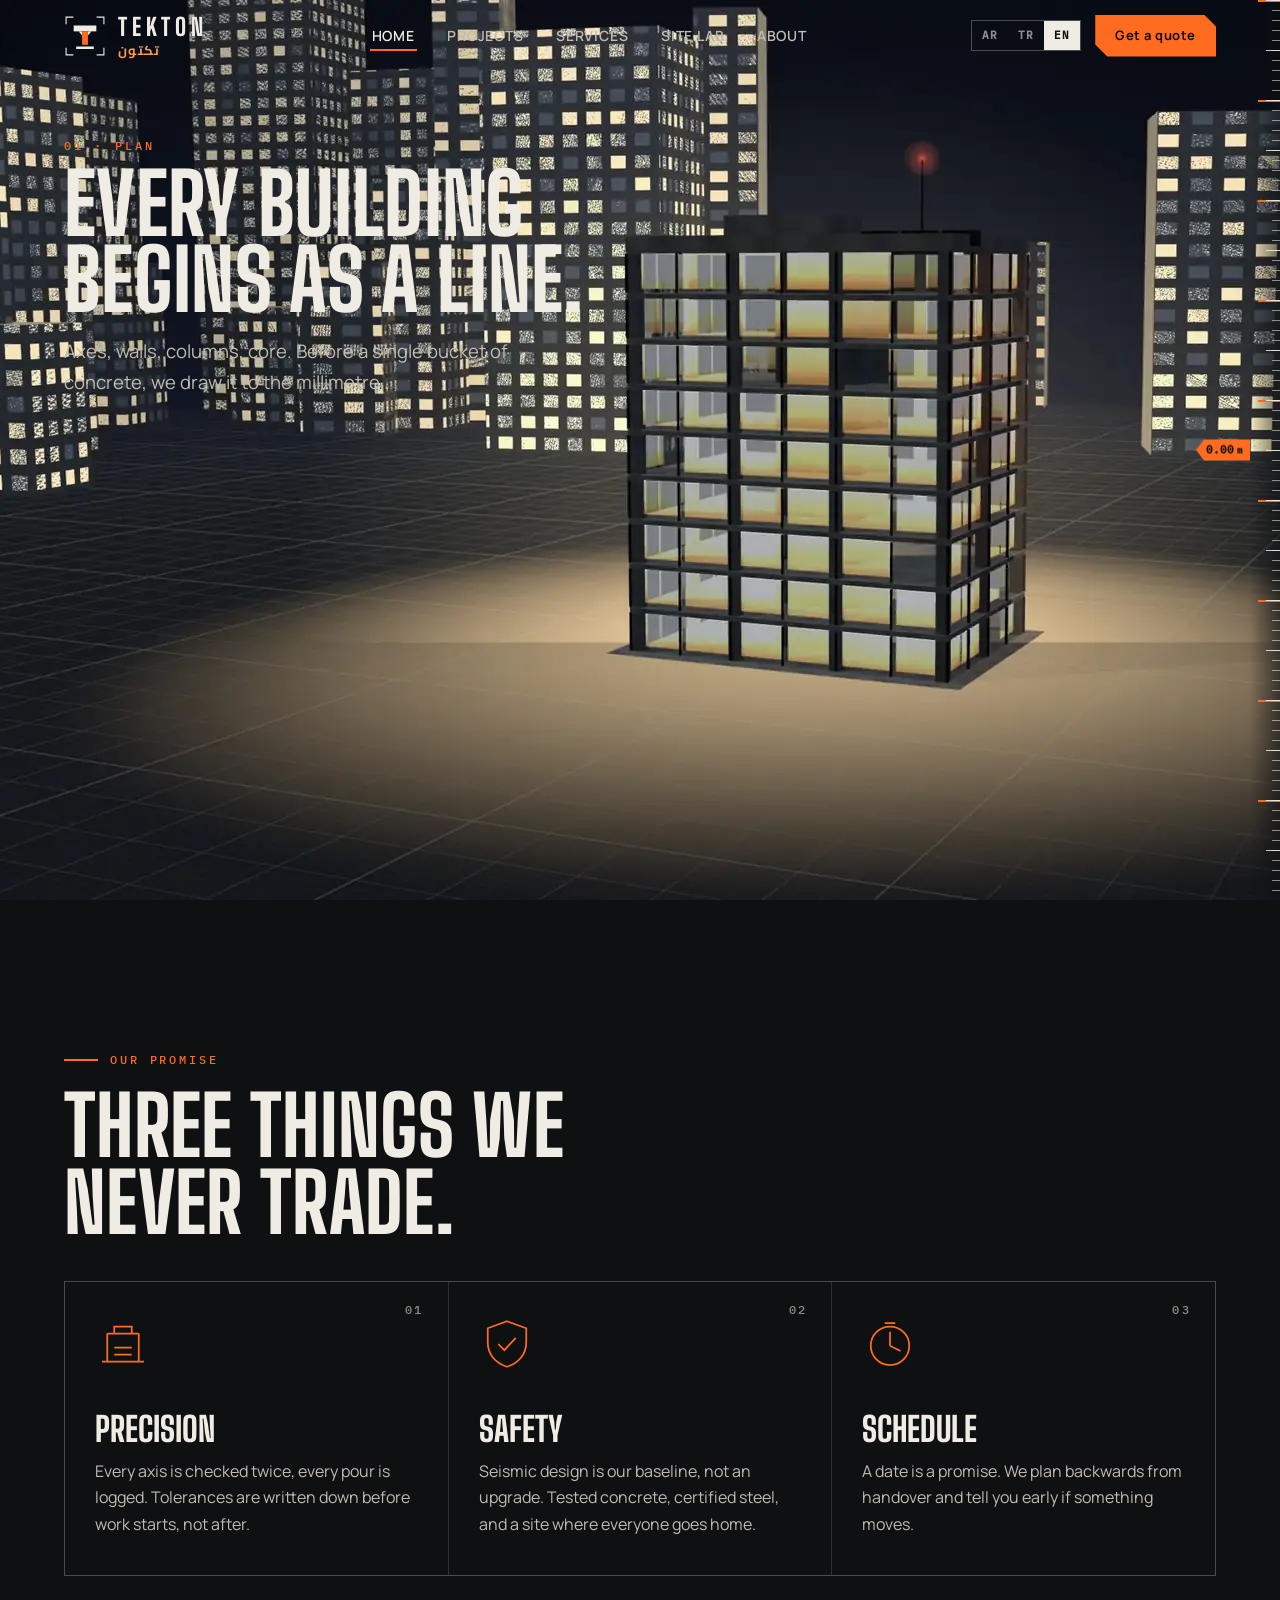
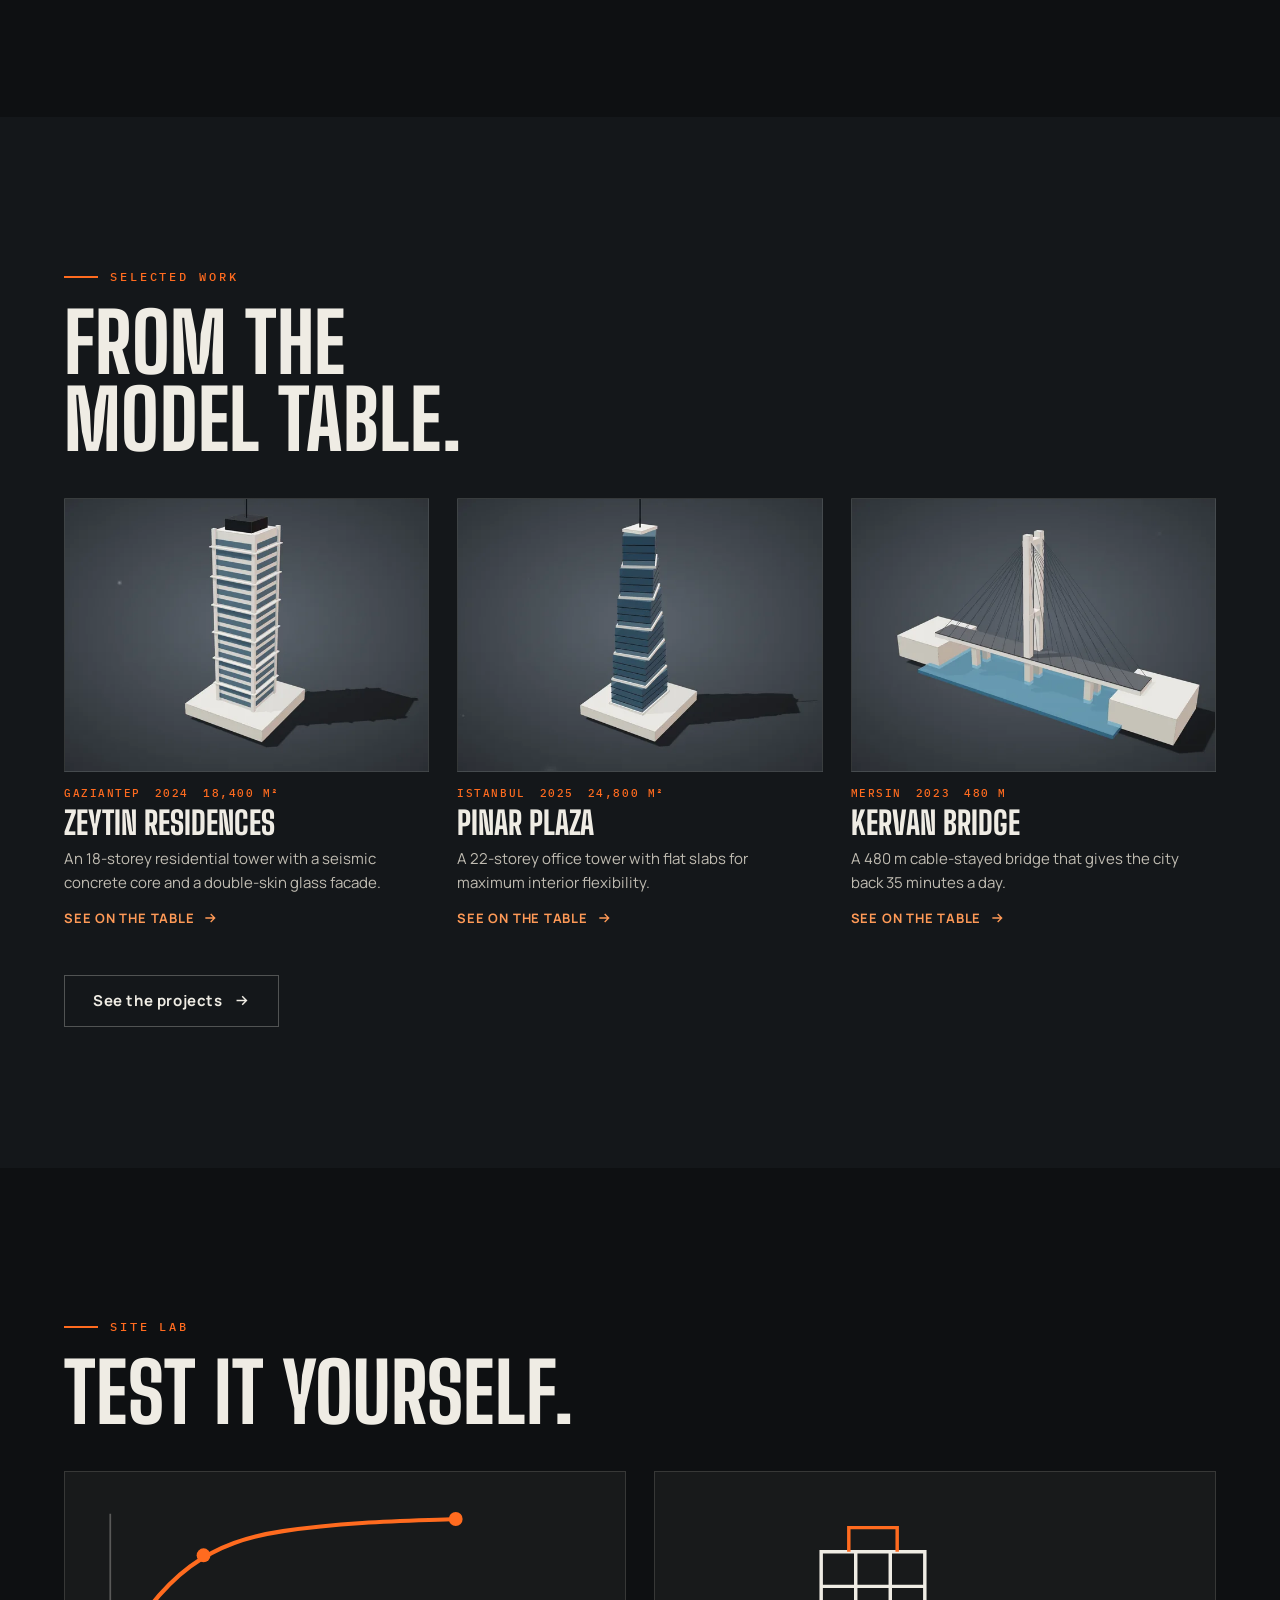
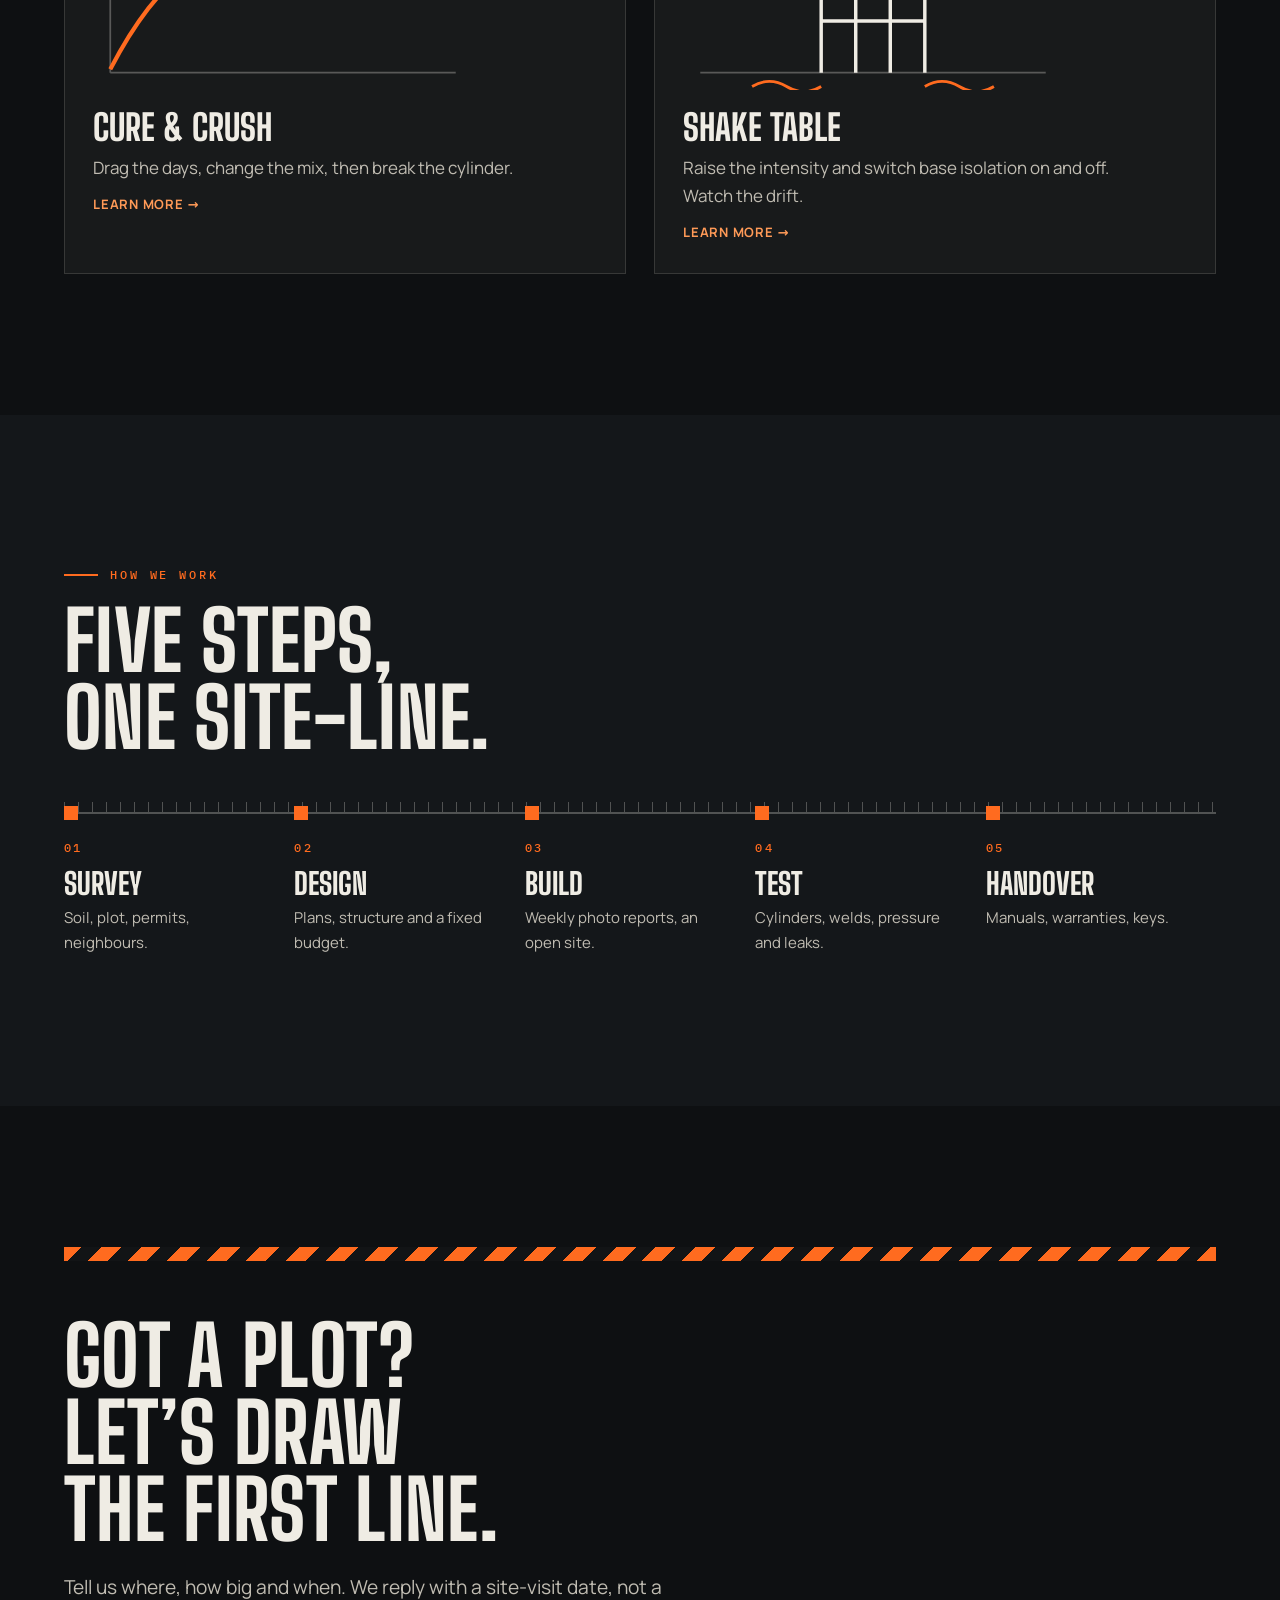
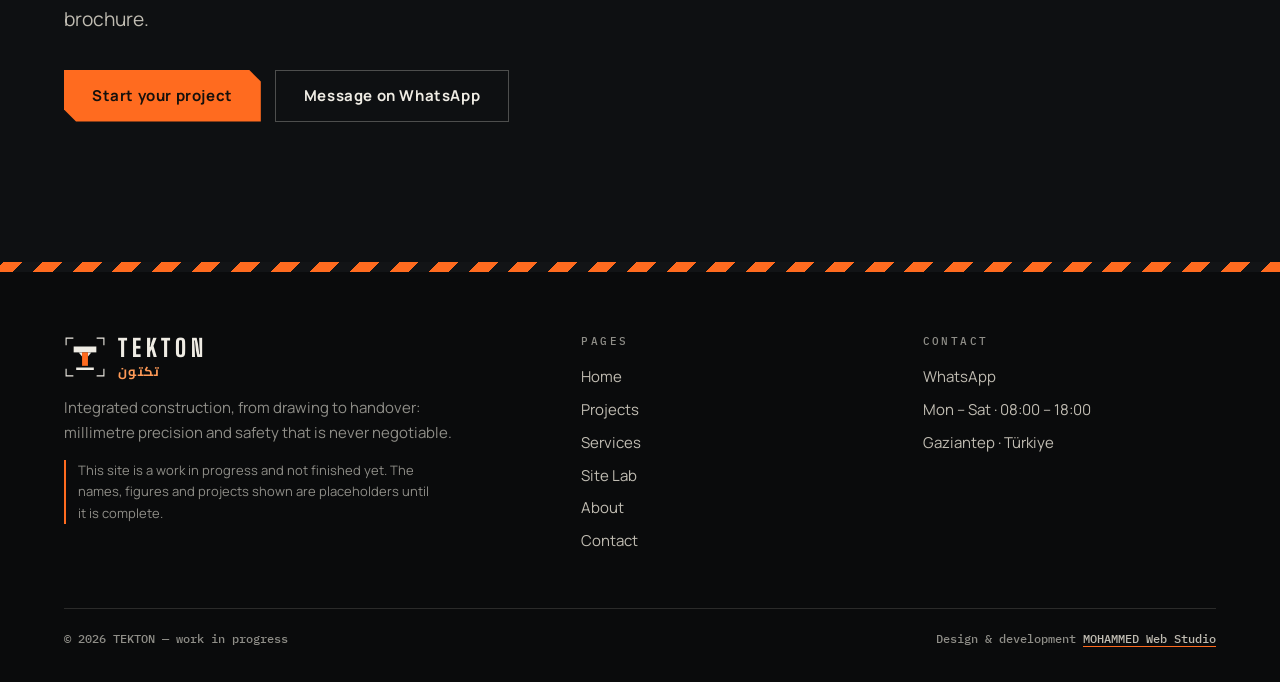
<file: index.html>
<!doctype html>
<html lang="ar" dir="ltr">
<head>
<meta charset="utf-8">
<meta name="viewport" content="width=device-width, initial-scale=1, viewport-fit=cover">
<title>TEKTON · تكتون | Built to last</title>
<meta name="description" content="TEKTON · تكتون · Tekton Yapı — a construction company website in progress: scroll from a drawn plan to a lit building. Arabic / Türkçe / English.">
<meta name="theme-color" content="#0e1012">
<meta name="robots" content="noindex, nofollow">
<meta property="og:type" content="website"><meta property="og:title" content="TEKTON · تكتون — Built to last"><meta property="og:description" content="Scroll from a drawn plan to a lit building. Work in progress.">
<meta property="og:image" content="assets/og.jpg">
<link rel="icon" href="assets/favicon.svg" type="image/svg+xml">
<link rel="stylesheet" href="css/fonts.css">
<link rel="stylesheet" href="css/style.css">
<noscript><style>.pour{display:none!important}.reveal{opacity:1!important;transform:none!important}</style></noscript>
<script type="importmap">{"imports":{"three":"./js/vendor/three.module.min.js"}}</script>
</head>
<body data-page="home" data-needs-gl>
<div class="pour" id="pour" aria-hidden="true"></div>
<div id="hdr"></div>

<main>
<section class="journey one" id="journey" aria-label="Scroll story">
  <div class="stage">
    <picture class="hv-poster" id="hvPoster"><source media="(max-width: 860px)" srcset="assets/hero/poster-m.webp"><img src="assets/hero/poster.webp" width="1280" height="720" alt="" fetchpriority="high"></picture>
    <video class="hv" id="hv" muted playsinline preload="none" disablepictureinpicture aria-hidden="true" tabindex="-1"></video>
    <div class="shade"></div>
    <button class="skipj" id="skipj" type="button"><span data-i18n="j.skip"></span> <svg viewBox="0 0 24 24" fill="none" stroke="currentColor" stroke-width="2"><path d="M12 5v14M6 13l6 6 6-6"/></svg></button>

    <div class="ch on" data-ch="0"><div class="k" data-i18n="j.c1.k"></div><h1 data-i18n="j.c1.t"></h1><p data-i18n="j.c1.p"></p></div>
    <div class="ch" data-ch="1"><div class="k" data-i18n="j.c2.k"></div><h2 data-i18n="j.c2.t"></h2><p data-i18n="j.c2.p"></p></div>
    <div class="ch" data-ch="2"><div class="k" data-i18n="j.c3.k"></div><h2 data-i18n="j.c3.t"></h2><p data-i18n="j.c3.p"></p></div>
    <div class="ch" data-ch="3"><div class="k" data-i18n="j.c4.k"></div><h2 data-i18n="j.c4.t"></h2><p data-i18n="j.c4.p"></p></div>
    <div class="ch" data-ch="4"><div class="k" data-i18n="j.c5.k"></div><h2 data-i18n="j.c5.t"></h2><p data-i18n="j.c5.p"></p></div>

    <div class="dots" id="dots" role="tablist"></div>
    <div class="scrollhint" id="shint"><i></i><span data-i18n="j.scroll"></span></div>
  </div>
</section>

<!-- promises -->
<section class="sec promise" id="promise">
  <div class="wrap">
    <div class="eyebrow reveal" data-i18n="p.k"></div>
    <h2 class="h2 reveal d1" data-i18n="p.t"></h2>
    <div class="pgrid">
      <article class="pcard reveal d1"><span class="no">01</span><svg class="pic" viewBox="0 0 64 64" fill="none" stroke="currentColor" stroke-width="2"><path d="M8 52h48M14 52V20M50 52V20M14 20h36M22 20v-8h20v8M22 36h20M22 44h20"/></svg><h3 data-i18n="p.1.t"></h3><p data-i18n="p.1.p"></p></article>
      <article class="pcard reveal d2"><span class="no">02</span><svg class="pic" viewBox="0 0 64 64" fill="none" stroke="currentColor" stroke-width="2"><path d="M32 6l22 8v16c0 14-9 24-22 28C19 54 10 44 10 30V14z"/><path d="M22 32l7 7 13-14"/></svg><h3 data-i18n="p.2.t"></h3><p data-i18n="p.2.p"></p></article>
      <article class="pcard reveal d3"><span class="no">03</span><svg class="pic" viewBox="0 0 64 64" fill="none" stroke="currentColor" stroke-width="2"><circle cx="32" cy="34" r="22"/><path d="M32 34V18M32 34l12 6M26 8h12"/></svg><h3 data-i18n="p.3.t"></h3><p data-i18n="p.3.p"></p></article>
    </div>
  </div>
</section>

<!-- featured projects -->
<section class="sec featured" id="featured">
  <div class="wrap">
    <div class="eyebrow reveal" data-i18n="pr.k"></div>
    <h2 class="h2 reveal d1" data-i18n="pr.t"></h2>
    <div class="fgrid3" id="featGrid"></div>
    <div class="reveal"><a class="btn line" href="projects.html"><span data-i18n="btn.projects"></span> <svg viewBox="0 0 24 24" fill="none" stroke="currentColor" stroke-width="2"><path d="M5 12h14M13 6l6 6-6 6"/></svg></a></div>
  </div>
</section>

<!-- lab teaser -->
<section class="sec labt" id="labt">
  <div class="wrap">
    <div class="eyebrow reveal" data-i18n="l.k"></div>
    <h2 class="h2 reveal d1" data-i18n="l.t"></h2>
    <div class="lgrid">
      <a class="lcard reveal d1" href="lab.html#cure">
        <svg class="lic" viewBox="0 0 220 110" fill="none"><path d="M10 100H210M10 100V8" stroke="rgba(239,236,228,.3)"/><path class="draw" d="M10 98C40 40 70 24 110 18S190 12 210 11" stroke="#ff6b1f" stroke-width="2.4"/><circle cx="64" cy="32" r="4" fill="#ff6b1f"/><circle cx="210" cy="11" r="4" fill="#ff6b1f"/></svg>
        <h3 data-i18n="l.1.t"></h3><p data-i18n="l.1.p"></p><span class="go"><span data-i18n="btn.more"></span> &rarr;</span>
      </a>
      <a class="lcard reveal d2" href="lab.html#shake">
        <svg class="lic shk" viewBox="0 0 220 110" fill="none"><path d="M10 100H210" stroke="rgba(239,236,228,.3)"/><g class="bld" stroke="#efece4" stroke-width="2"><path d="M80 100V30h60v70M80 50h60M80 70h60M100 30V100M120 30V100"/><path d="M96 30V16h28v14" stroke="#ff6b1f"/></g><path d="M40 108q10-6 20 0t20 0M140 108q10-6 20 0t20 0" stroke="#ff6b1f" stroke-width="1.6"/></svg>
        <h3 data-i18n="l.2.t"></h3><p data-i18n="l.2.p"></p><span class="go"><span data-i18n="btn.more"></span> &rarr;</span>
      </a>
    </div>
  </div>
</section>

<!-- process -->
<section class="sec process" id="process">
  <div class="wrap">
    <div class="eyebrow reveal" data-i18n="pc.k"></div>
    <h2 class="h2 reveal d1" data-i18n="pc.t"></h2>
    <ol class="steps">
      <li class="reveal d1"><b>01</b><h3 data-i18n="pc.1.t"></h3><p data-i18n="pc.1.p"></p></li>
      <li class="reveal d2"><b>02</b><h3 data-i18n="pc.2.t"></h3><p data-i18n="pc.2.p"></p></li>
      <li class="reveal d3"><b>03</b><h3 data-i18n="pc.3.t"></h3><p data-i18n="pc.3.p"></p></li>
      <li class="reveal d4"><b>04</b><h3 data-i18n="pc.4.t"></h3><p data-i18n="pc.4.p"></p></li>
      <li class="reveal d5"><b>05</b><h3 data-i18n="pc.5.t"></h3><p data-i18n="pc.5.p"></p></li>
    </ol>
  </div>
</section>

<!-- call to action -->
<section class="sec cta" id="cta">
  <div class="wrap">
    <div class="hazard" aria-hidden="true"></div>
    <h2 class="h2 reveal" data-i18n="cta.t"></h2>
    <p class="lead reveal d1" data-i18n="cta.p"></p>
    <div class="reveal d2 ctas"><a class="btn solid" href="contact.html" data-i18n="btn.quote"></a><a class="btn line" id="ctaWa" href="#" target="_blank" rel="noopener" data-i18n="btn.wa"></a></div>
  </div>
</section>

<!-- ============ المشهد الثلاثي الأبعاد الحي (محفوظ ولا يُحذف): الكانفاس وشاشات HUD وزر المفتاح وأزرار الأشعة ============
     الهيرو الآن فيديو مُصوَّر منه (assets/hero/*.mp4). هذا القالب غير معروض؛ أعد محتواه إلى داخل <div class="stage"> مع تفعيل startJourney3D في js/home.js
     لإعادة المشهد الحي. لتعديل الفيديو: شغّل الموقع القديم من النسخة الاحتياطية (_backup_before_video_hero) أو أعد التفعيل ثم صوّر بأداة _hero_video_tools. -->
<template id="scene3d-archive">
    <canvas id="gl" aria-hidden="true"></canvas>
    <!-- 1 · plan readout -->
    <div class="hud hud-plan" id="hudPlan" aria-hidden="true">
      <div class="row"><span data-i18n="h.plan"></span><span>1 : 200</span></div>
      <pre class="pen" id="penv">X   0.00   Z   0.00</pre>
      <div class="row small"><span data-i18n="h.pen"></span><span id="penpct">0%</span></div>
      <div class="bar thin"><i id="penbar"></i></div>
    </div>

    <!-- 2 · level counter -->
    <div class="hud hud-rise" id="hudRise" aria-hidden="true">
      <div class="row"><span data-i18n="h.level"></span><span data-i18n="h.height"></span></div>
      <div class="big"><b id="lvlv">00</b><small>/ 09</small><span class="hv"><b id="hgtv">0.0</b> m</span></div>
      <div class="floors" id="floors"></div>
    </div>

    <!-- 3 · cure strip -->
    <div class="hud hud-cure" id="hudCure" aria-hidden="true">
      <div class="row"><span data-i18n="h.day"></span><span data-i18n="h.strength"></span></div>
      <div class="big"><b id="dayv">00</b><small>/ 28</small><span class="hv"><b id="mpav">0.0</b> MPa</span></div>
      <div class="bar cure"><i id="curebar"></i><u class="m7"><s data-i18n="h.t7"></s></u><u class="m28"><s data-i18n="h.t28"></s></u></div>
      <div class="tests"><span id="t7" class="tst"></span><span id="t28" class="tst"></span></div>
    </div>

    <!-- 4 · x-ray legend (clickable) -->
    <div class="hud hud-xray" id="hudXray">
      <div class="row"><span data-i18n="h.layers"></span><span data-i18n="h.toggle"></span></div>
      <div class="chips" id="chips">
        <button type="button" data-sys="struct" class="on" aria-pressed="true"><i style="--c:#ff6b1f"></i><span data-i18n="h.s.struct"></span></button>
        <button type="button" data-sys="water" class="on" aria-pressed="true"><i style="--c:#2f9cff"></i><span data-i18n="h.s.water"></span></button>
        <button type="button" data-sys="fire" class="on" aria-pressed="true"><i style="--c:#ff3b30"></i><span data-i18n="h.s.fire"></span></button>
        <button type="button" data-sys="power" class="on" aria-pressed="true"><i style="--c:#ffd23f"></i><span data-i18n="h.s.power"></span></button>
        <button type="button" data-sys="hvac" class="on" aria-pressed="true"><i style="--c:#b4bdc5"></i><span data-i18n="h.s.hvac"></span></button>
      </div>
    </div>

    <!-- 5 · the key -->
    <div class="keyp" id="keyp">
      <button class="keybtn" id="keyBtn" type="button" aria-label="Turn the key">
        <svg viewBox="0 0 64 64" fill="none" stroke="currentColor" stroke-width="2.4" stroke-linecap="round" stroke-linejoin="round"><circle cx="20" cy="32" r="11"/><circle cx="20" cy="32" r="4"/><path d="M31 32h27M50 32v9M42 32v6"/></svg>
      </button>
      <div class="kt"><b data-i18n="j.key.t"></b><span data-i18n="j.key.p"></span></div>
      <div class="kdone"><span data-i18n="j.key.done"></span><a class="btn solid" href="contact.html" data-i18n="btn.quote"></a><a class="btn line" href="projects.html" data-i18n="btn.projects"></a></div>
    </div>

</template>
</main>

<div id="ftr"></div>
<script type="module" src="js/home.js"></script>
</body>
</html>
</file>
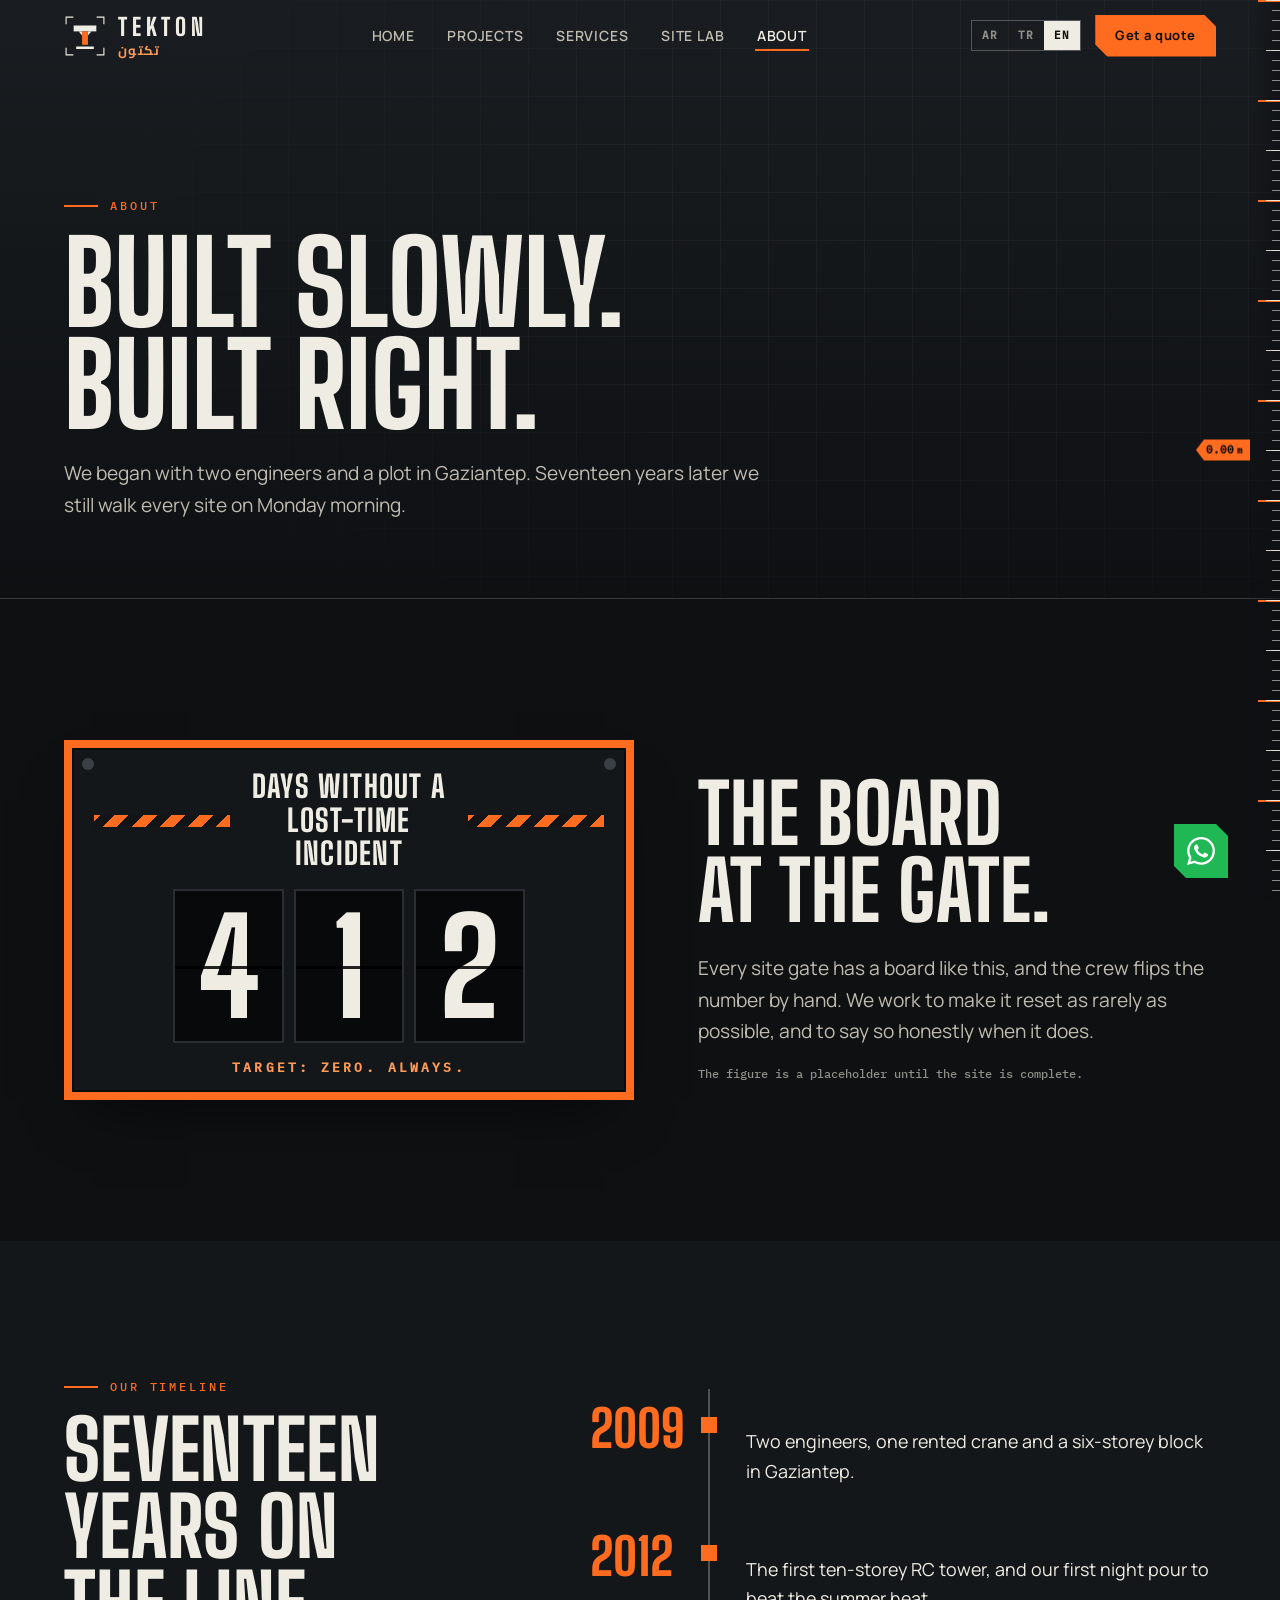
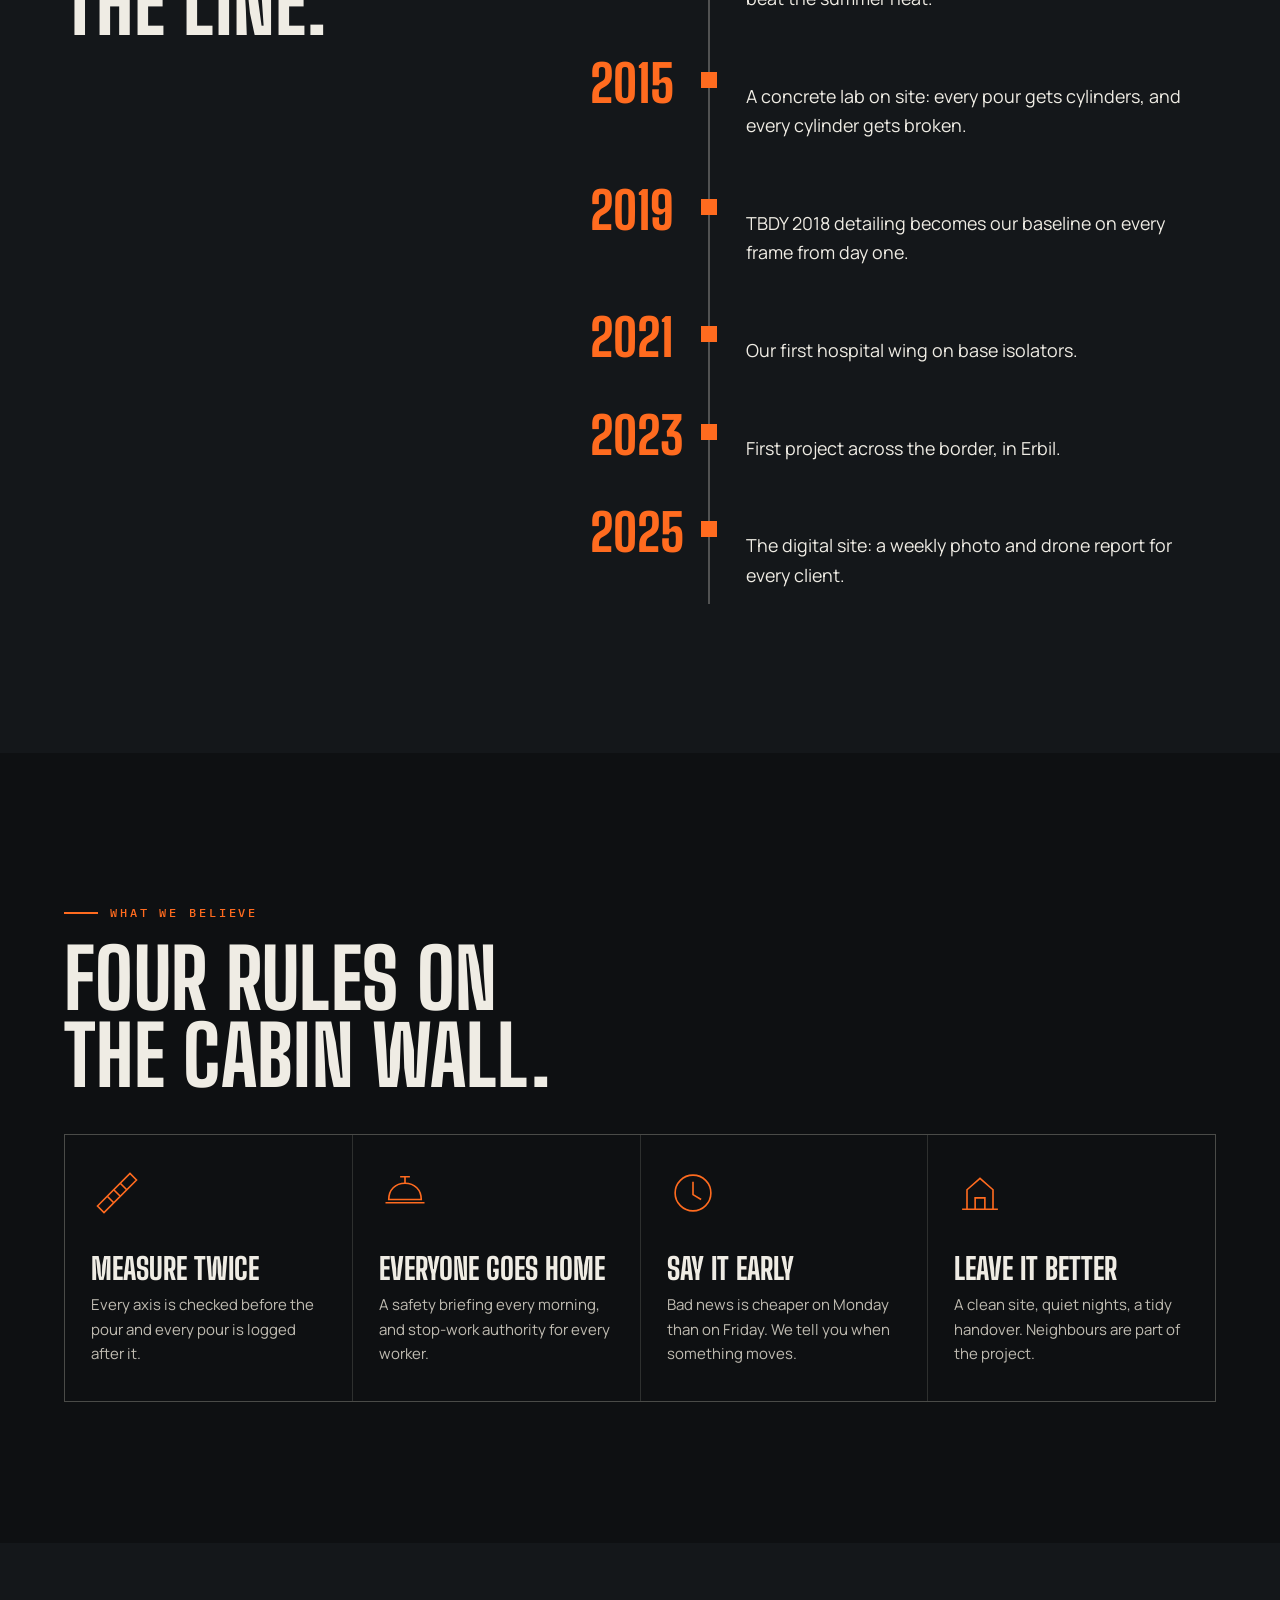
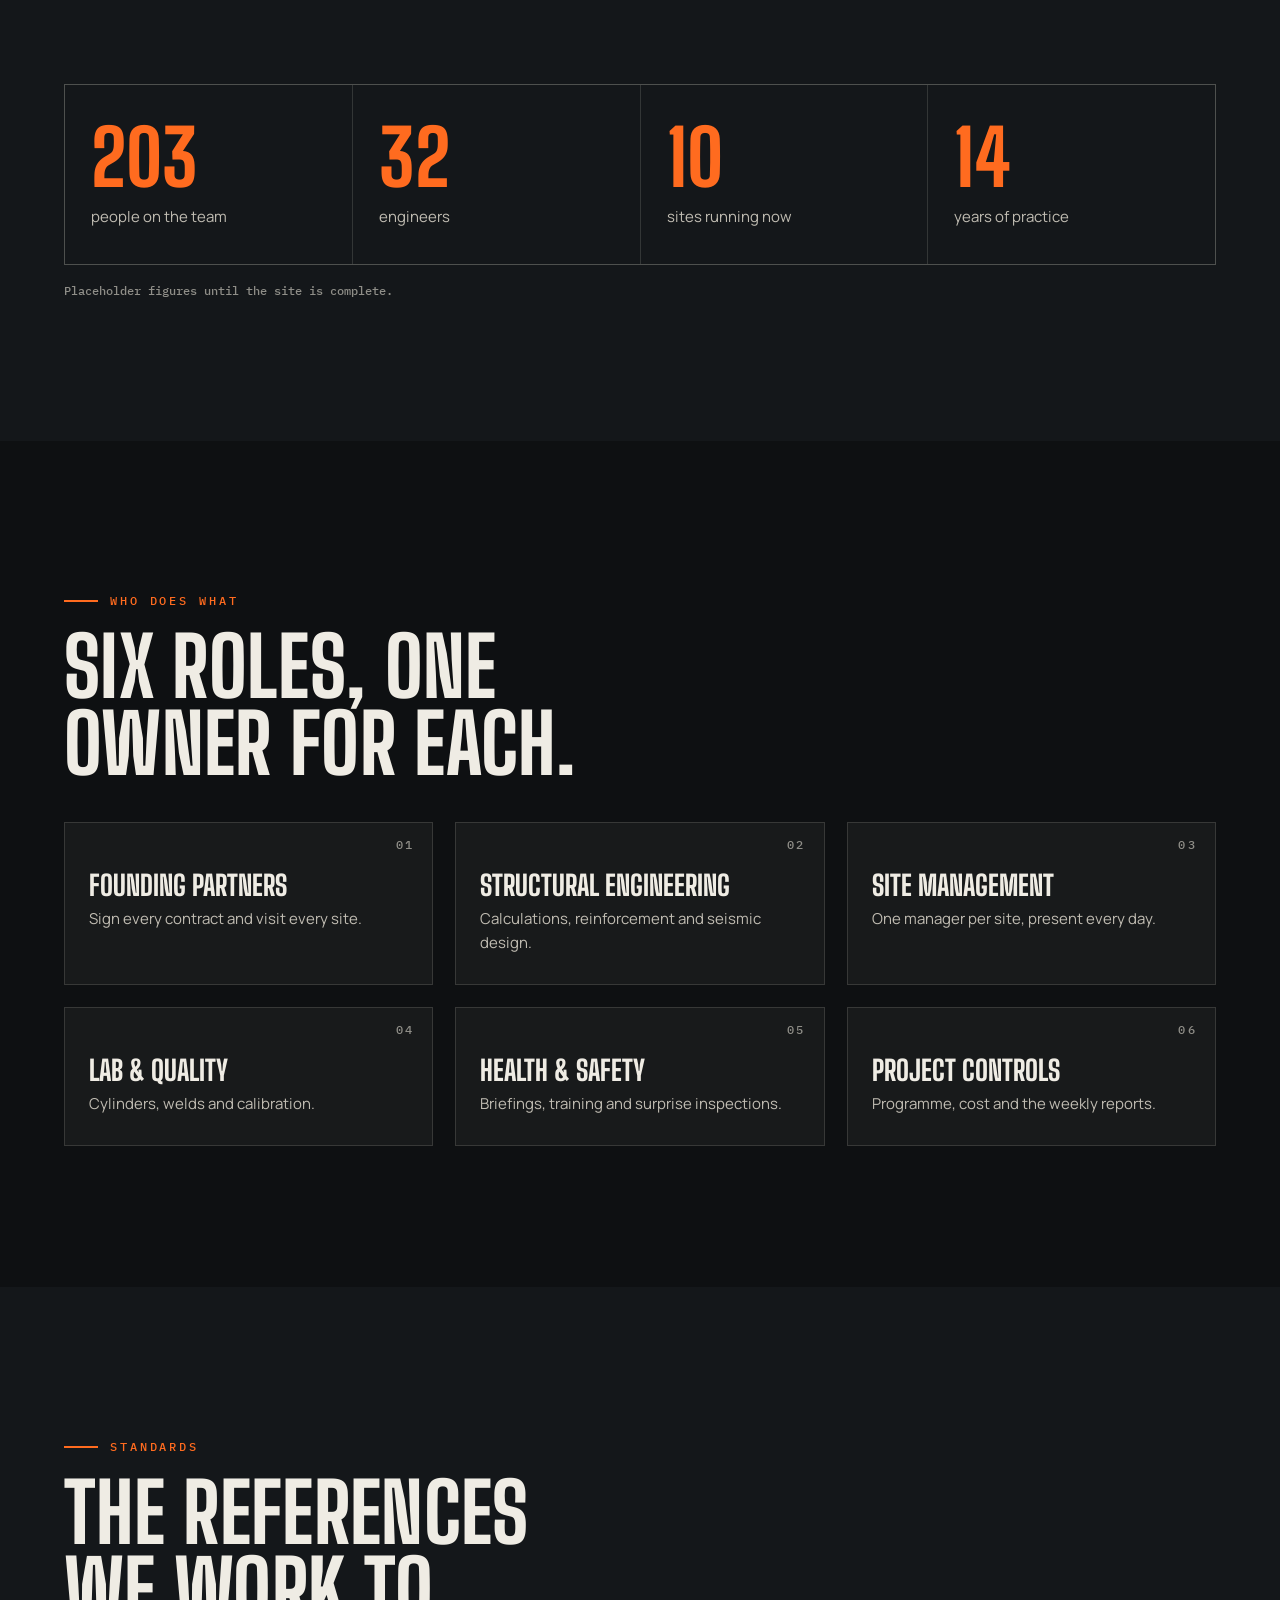
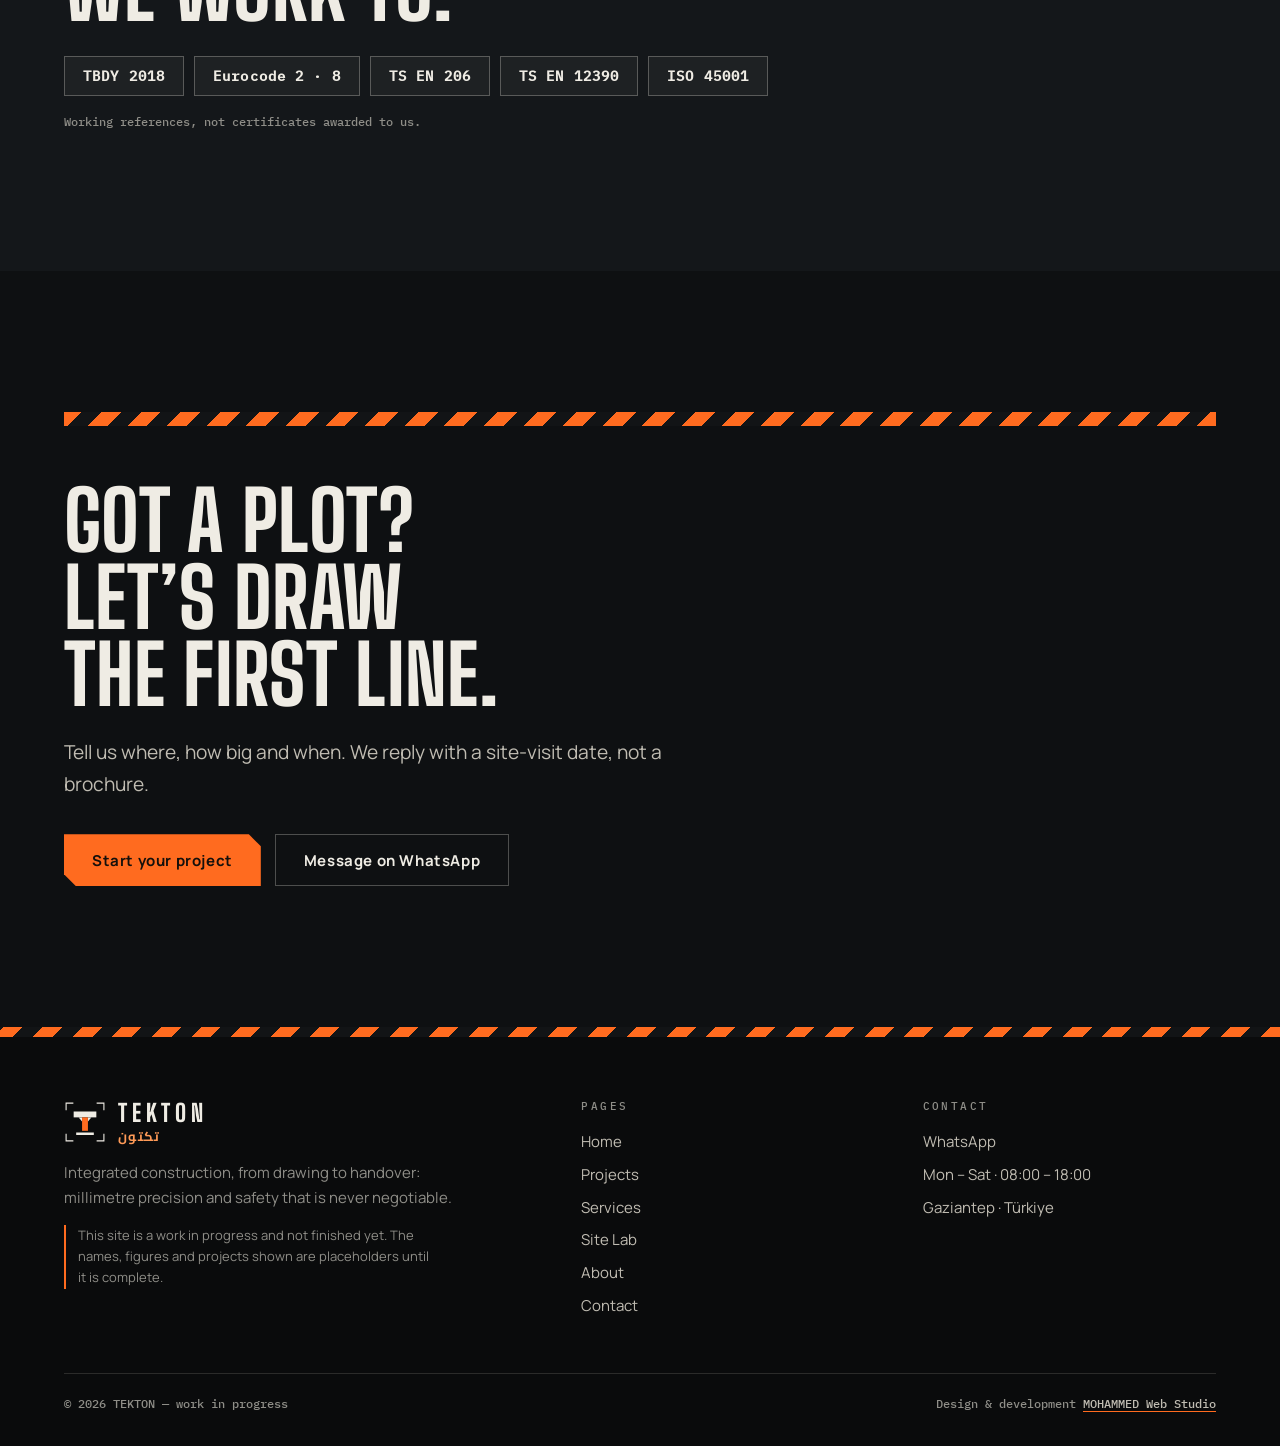
<file: about.html>
<!doctype html>
<html lang="ar" dir="ltr">
<head>
<meta charset="utf-8">
<meta name="viewport" content="width=device-width, initial-scale=1, viewport-fit=cover">
<title>About | TEKTON · تكتون</title>
<meta name="description" content="TEKTON · تكتون — about the company: values, timeline, team roles and the standards we work to. Work in progress.">
<meta name="theme-color" content="#0e1012">
<meta name="robots" content="noindex, nofollow">
<meta property="og:type" content="website"><meta property="og:title" content="About | TEKTON · تكتون"><meta property="og:image" content="assets/og.jpg">
<link rel="icon" href="assets/favicon.svg" type="image/svg+xml">
<link rel="stylesheet" href="css/fonts.css">
<link rel="stylesheet" href="css/style.css">
<link rel="stylesheet" href="css/pages.css">
<link rel="stylesheet" href="css/about.css">
<noscript><style>.pour{display:none!important}.reveal{opacity:1!important;transform:none!important}</style></noscript>
</head>
<body data-page="about">
<div class="pour" id="pour" aria-hidden="true"></div>
<div id="hdr"></div>

<main>
<section class="phead">
  <div class="wrap">
    <div class="eyebrow reveal" data-i18n="ab.k"></div>
    <h1 class="reveal d1" data-i18n="ab.t"></h1>
    <p class="lead reveal d2" data-i18n="ab.p"></p>
  </div>
</section>

<section class="sec signsec">
  <div class="wrap signgrid">
    <div class="sign reveal" id="sign">
      <div class="shead"><i></i><b data-i18n="ab.sign.t"></b><i></i></div>
      <div class="odo num" id="odo" aria-label="412"></div>
      <div class="sfoot"><span data-i18n="ab.sign.s"></span></div>
    </div>
    <div class="signtext">
      <h2 class="h2 reveal" data-i18n="ab.sign.h"></h2>
      <p class="lead reveal d1" data-i18n="ab.sign.p"></p>
      <p class="fine reveal d2" data-i18n="ab.sign.n"></p>
    </div>
  </div>
</section>

<section class="sec timeline" id="timeline">
  <div class="wrap">
    <div class="eyebrow reveal" data-i18n="tl.k"></div>
    <h2 class="h2 reveal d1" data-i18n="tl.t"></h2>
    <ol class="tl" id="tl">
      <li class="reveal"><b class="num">2009</b><p data-i18n="tl.1"></p></li>
      <li class="reveal"><b class="num">2012</b><p data-i18n="tl.2"></p></li>
      <li class="reveal"><b class="num">2015</b><p data-i18n="tl.3"></p></li>
      <li class="reveal"><b class="num">2019</b><p data-i18n="tl.4"></p></li>
      <li class="reveal"><b class="num">2021</b><p data-i18n="tl.5"></p></li>
      <li class="reveal"><b class="num">2023</b><p data-i18n="tl.6"></p></li>
      <li class="reveal"><b class="num">2025</b><p data-i18n="tl.7"></p></li>
    </ol>
  </div>
</section>

<section class="sec values">
  <div class="wrap">
    <div class="eyebrow reveal" data-i18n="va.k"></div>
    <h2 class="h2 reveal d1" data-i18n="va.t"></h2>
    <div class="vgrid">
      <article class="reveal d1"><svg viewBox="0 0 64 64" fill="none" stroke="currentColor" stroke-width="2"><path d="M8 48L48 8l8 8L16 56z"/><path d="M20 36l8 8M28 28l8 8M36 20l8 8"/></svg><h3 data-i18n="va.1.t"></h3><p data-i18n="va.1.p"></p></article>
      <article class="reveal d2"><svg viewBox="0 0 64 64" fill="none" stroke="currentColor" stroke-width="2"><path d="M12 40c0-12 8-20 20-20s20 8 20 20z"/><path d="M8 44h48M32 20v-8M26 12h12"/></svg><h3 data-i18n="va.2.t"></h3><p data-i18n="va.2.p"></p></article>
      <article class="reveal d3"><svg viewBox="0 0 64 64" fill="none" stroke="currentColor" stroke-width="2"><circle cx="32" cy="32" r="22"/><path d="M32 18v16l10 6"/></svg><h3 data-i18n="va.3.t"></h3><p data-i18n="va.3.p"></p></article>
      <article class="reveal d4"><svg viewBox="0 0 64 64" fill="none" stroke="currentColor" stroke-width="2"><path d="M10 52h44M16 52V28l16-14 16 14v24"/><path d="M26 52V38h12v14"/></svg><h3 data-i18n="va.4.t"></h3><p data-i18n="va.4.p"></p></article>
    </div>
  </div>
</section>

<section class="sec numbers">
  <div class="wrap">
    <div class="sgrid">
      <div class="reveal d1"><b class="num" data-count="240">0</b><span data-i18n="nb.1"></span></div>
      <div class="reveal d2"><b class="num" data-count="38">0</b><span data-i18n="nb.2"></span></div>
      <div class="reveal d3"><b class="num" data-count="12">0</b><span data-i18n="nb.3"></span></div>
      <div class="reveal d4"><b class="num" data-count="17">0</b><span data-i18n="nb.4"></span></div>
    </div>
    <p class="fine reveal" data-i18n="st.note"></p>
  </div>
</section>

<section class="sec team">
  <div class="wrap">
    <div class="eyebrow reveal" data-i18n="tm.k"></div>
    <h2 class="h2 reveal d1" data-i18n="tm.t"></h2>
    <div class="tgrid">
      <article class="reveal d1"><i>01</i><h3 data-i18n="tm.1.t"></h3><p data-i18n="tm.1.p"></p></article>
      <article class="reveal d2"><i>02</i><h3 data-i18n="tm.2.t"></h3><p data-i18n="tm.2.p"></p></article>
      <article class="reveal d3"><i>03</i><h3 data-i18n="tm.3.t"></h3><p data-i18n="tm.3.p"></p></article>
      <article class="reveal d1"><i>04</i><h3 data-i18n="tm.4.t"></h3><p data-i18n="tm.4.p"></p></article>
      <article class="reveal d2"><i>05</i><h3 data-i18n="tm.5.t"></h3><p data-i18n="tm.5.p"></p></article>
      <article class="reveal d3"><i>06</i><h3 data-i18n="tm.6.t"></h3><p data-i18n="tm.6.p"></p></article>
    </div>
  </div>
</section>

<section class="sec stds">
  <div class="wrap">
    <div class="eyebrow reveal" data-i18n="sd.k"></div>
    <h2 class="h2 reveal d1" data-i18n="sd.t"></h2>
    <ul class="chips3 reveal d2"><li>TBDY 2018</li><li>Eurocode 2 · 8</li><li>TS EN 206</li><li>TS EN 12390</li><li>ISO 45001</li></ul>
    <p class="fine reveal d3" data-i18n="sd.n"></p>
  </div>
</section>

<section class="sec cta" id="cta">
  <div class="wrap">
    <div class="hazard" aria-hidden="true"></div>
    <h2 class="h2 reveal" data-i18n="cta.t"></h2>
    <p class="lead reveal d1" data-i18n="cta.p"></p>
    <div class="reveal d2 ctas"><a class="btn solid" href="contact.html" data-i18n="btn.quote"></a><a class="btn line" id="ctaWa" href="#" target="_blank" rel="noopener" data-i18n="btn.wa"></a></div>
  </div>
</section>
</main>

<div id="ftr"></div>
<script type="module" src="js/about.js"></script>
</body>
</html>
</file>
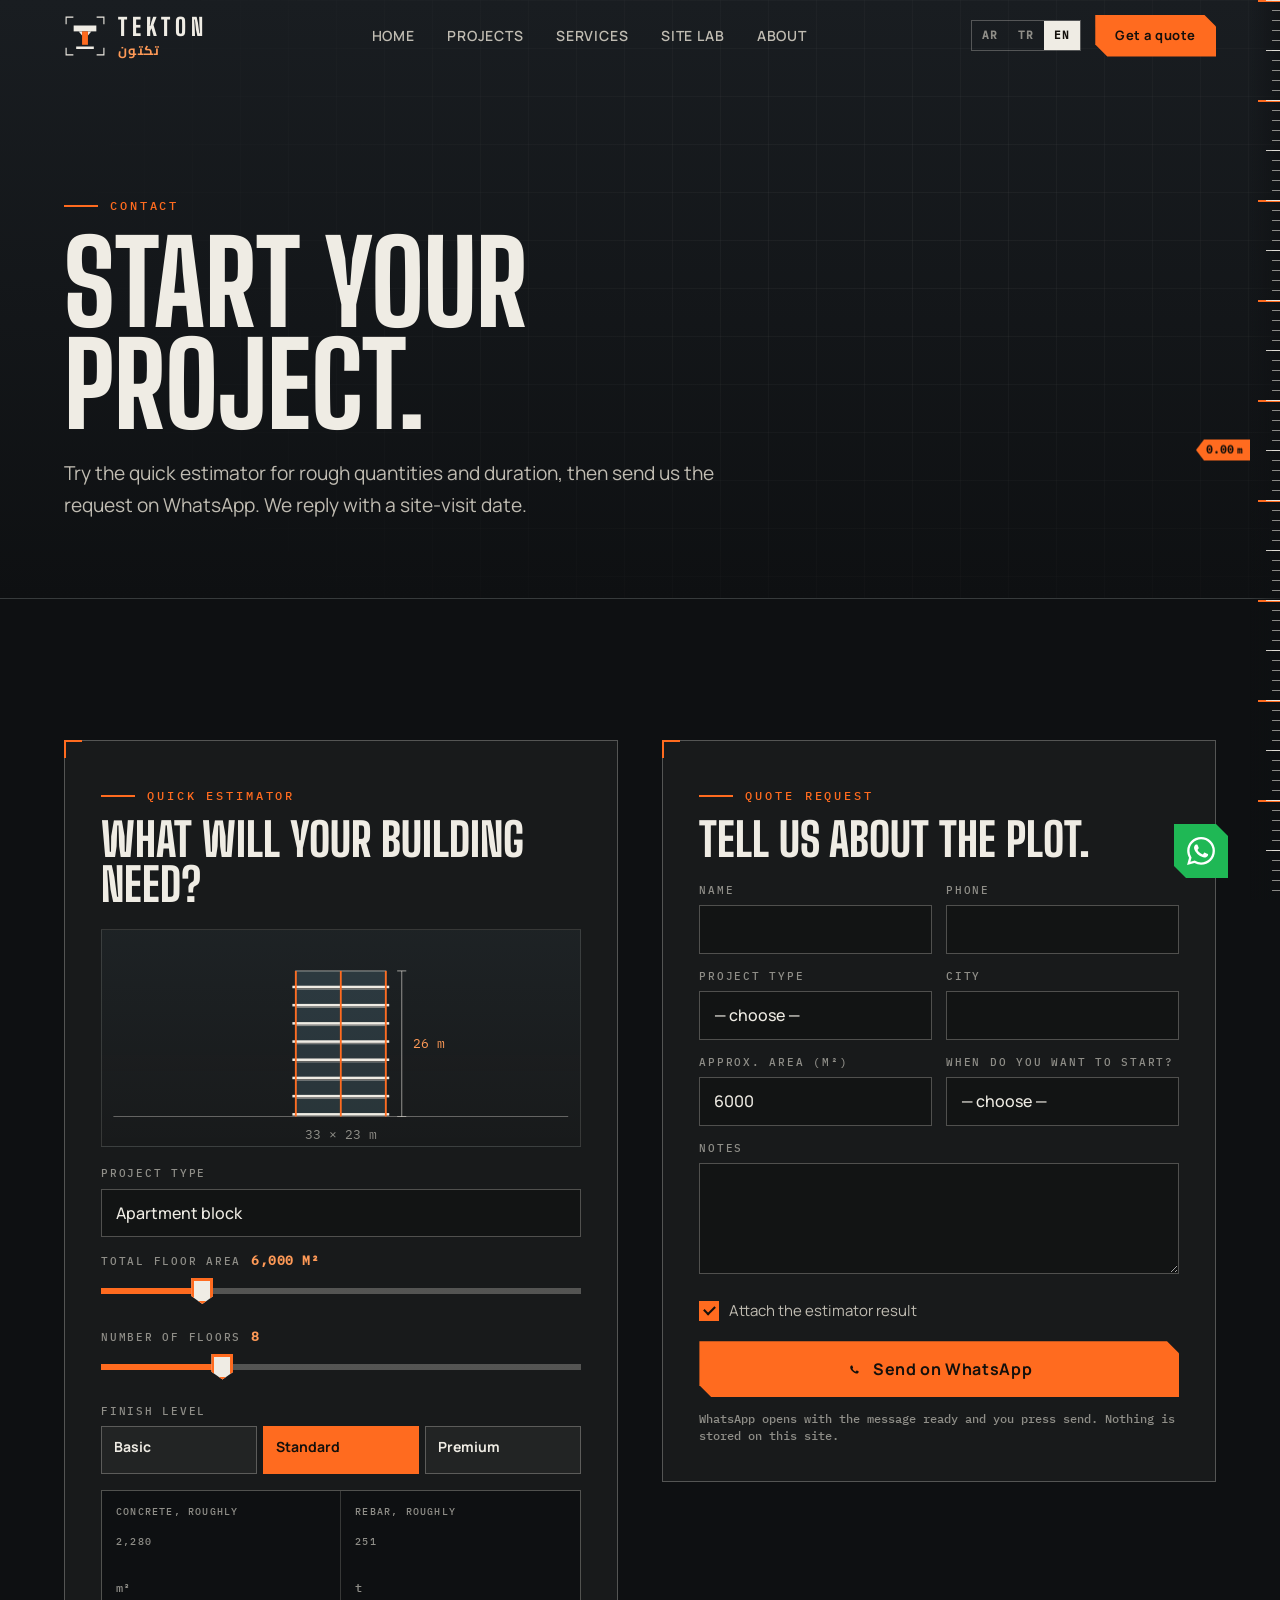
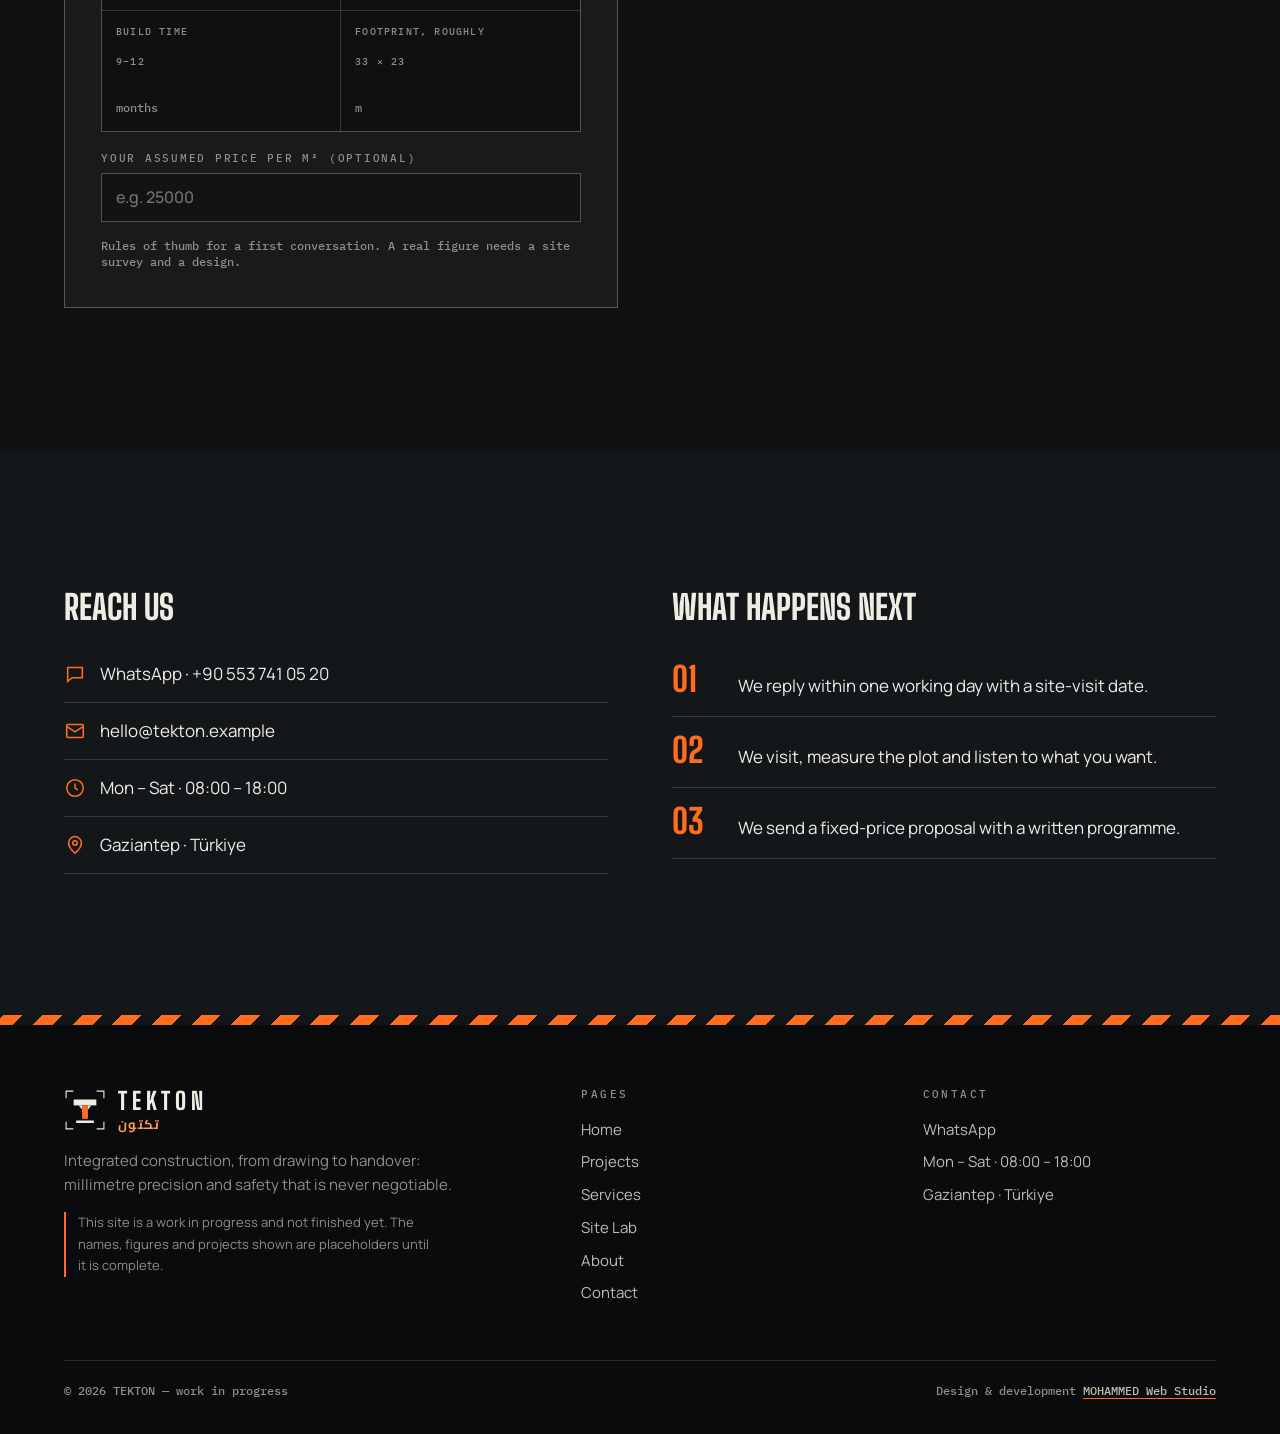
<file: contact.html>
<!doctype html>
<html lang="ar" dir="ltr">
<head>
<meta charset="utf-8">
<meta name="viewport" content="width=device-width, initial-scale=1, viewport-fit=cover">
<title>Contact | TEKTON · تكتون</title>
<meta name="description" content="TEKTON · تكتون — start your project: a rough-quantities estimator and a quote request that opens WhatsApp. Work in progress.">
<meta name="theme-color" content="#0e1012">
<meta name="robots" content="noindex, nofollow">
<meta property="og:type" content="website"><meta property="og:title" content="Contact | TEKTON · تكتون"><meta property="og:image" content="assets/og.jpg">
<link rel="icon" href="assets/favicon.svg" type="image/svg+xml">
<link rel="stylesheet" href="css/fonts.css">
<link rel="stylesheet" href="css/style.css">
<link rel="stylesheet" href="css/pages.css">
<link rel="stylesheet" href="css/contact.css">
<noscript><style>.pour{display:none!important}.reveal{opacity:1!important;transform:none!important}</style></noscript>
</head>
<body data-page="contact">
<div class="pour" id="pour" aria-hidden="true"></div>
<div id="hdr"></div>

<main>
<section class="phead">
  <div class="wrap">
    <div class="eyebrow reveal" data-i18n="ct.k"></div>
    <h1 class="reveal d1" data-i18n="ct.t"></h1>
    <p class="lead reveal d2" data-i18n="ct.p"></p>
  </div>
</section>

<section class="sec cform">
  <div class="wrap cgrid">
    <!-- estimator -->
    <div class="est reveal" id="estimator">
      <div class="eyebrow" data-i18n="es.k"></div>
      <h2 data-i18n="es.t"></h2>
      <div class="esvg" id="esvg" aria-hidden="true"></div>
      <div class="fld"><label for="eType" data-i18n="f.type"></label>
        <select id="eType"><option value="villa" data-i18n="ty.villa"></option><option value="apt" data-i18n="ty.apt" selected></option><option value="com" data-i18n="ty.com"></option><option value="ind" data-i18n="ty.ind"></option><option value="pub" data-i18n="ty.pub"></option></select></div>
      <div class="fld"><label for="eArea"><span data-i18n="f.area"></span> <b class="num" id="eAreaOut">6,000 m²</b></label>
        <input type="range" id="eArea" min="100" max="30000" step="100" value="6000"></div>
      <div class="fld"><label for="eFloors"><span data-i18n="f.floors"></span> <b class="num" id="eFloorsOut">8</b></label>
        <input type="range" id="eFloors" min="1" max="30" step="1" value="8"></div>
      <div class="fld"><label data-i18n="f.finish"></label>
        <div class="seg three" id="eFinish"><button type="button" data-f="0"><b data-i18n="fn.basic"></b></button><button type="button" data-f="1" class="on"><b data-i18n="fn.std"></b></button><button type="button" data-f="2"><b data-i18n="fn.prem"></b></button></div></div>
      <div class="eout">
        <div><span data-i18n="eo.conc"></span><b class="num"><span id="oConc">0</span> <small>m³</small></b></div>
        <div><span data-i18n="eo.steel"></span><b class="num"><span id="oSteel">0</span> <small>t</small></b></div>
        <div><span data-i18n="eo.dur"></span><b class="num"><span id="oDur">0</span> <small data-i18n="eo.mo"></small></b></div>
        <div><span data-i18n="eo.foot"></span><b class="num"><span id="oFoot">0</span> <small>m</small></b></div>
      </div>
      <div class="fld"><label for="ePrice" data-i18n="f.price"></label><input type="number" id="ePrice" inputmode="numeric" min="0" step="100" data-i18n-ph="f.price.ph"></div>
      <div class="ebudget" id="eBudget"></div>
      <p class="fine" data-i18n="es.note"></p>
    </div>

    <!-- quote form -->
    <form class="qform reveal d1" id="quoteForm" novalidate>
      <div class="eyebrow" data-i18n="qf.k"></div>
      <h2 data-i18n="qf.t"></h2>
      <div class="two">
        <div class="fld"><label for="qName" data-i18n="f.name"></label><input id="qName" name="name" autocomplete="name"></div>
        <div class="fld"><label for="qPhone" data-i18n="f.phone"></label><input id="qPhone" name="phone" type="tel" autocomplete="tel" inputmode="tel"></div>
      </div>
      <div class="two">
        <div class="fld"><label for="qType" data-i18n="f.type"></label><select id="qType" name="type"><option value="" data-i18n="f.any"></option><option value="villa" data-i18n="ty.villa"></option><option value="apt" data-i18n="ty.apt"></option><option value="com" data-i18n="ty.com"></option><option value="ind" data-i18n="ty.ind"></option><option value="pub" data-i18n="ty.pub"></option><option value="ren" data-i18n="ty.ren"></option></select></div>
        <div class="fld"><label for="qCity" data-i18n="f.city"></label><input id="qCity" name="city" autocomplete="address-level2"></div>
      </div>
      <div class="two">
        <div class="fld"><label for="qArea" data-i18n="f.area2"></label><input id="qArea" name="area" inputmode="numeric"></div>
        <div class="fld"><label for="qWhen" data-i18n="f.when"></label><select id="qWhen" name="when"><option value="" data-i18n="f.any"></option><option value="now" data-i18n="wh.now"></option><option value="3" data-i18n="wh.3"></option><option value="6" data-i18n="wh.6"></option><option value="ex" data-i18n="wh.ex"></option></select></div>
      </div>
      <div class="fld"><label for="qMsg" data-i18n="f.msg"></label><textarea id="qMsg" name="msg" rows="4"></textarea></div>
      <label class="chk"><input type="checkbox" id="qUse" checked> <span data-i18n="qf.use"></span></label>
      <button class="btn solid wide" type="submit"><svg viewBox="0 0 24 24" fill="currentColor"><path d="M17.5 14.4c-.3-.1-1.8-.9-2-1-.3-.1-.5-.1-.7.1-.2.3-.8 1-.9 1.2-.2.2-.3.2-.6.1-.3-.1-1.3-.5-2.4-1.5-.9-.8-1.5-1.8-1.7-2.1-.2-.3 0-.5.1-.6l.4-.5c.1-.2.2-.3.3-.5.1-.2 0-.4 0-.5l-.9-2.2c-.2-.6-.5-.5-.7-.5h-.6c-.2 0-.5.1-.8.4-.3.3-1 1-1 2.5s1.1 2.9 1.2 3.1c.1.2 2.1 3.2 5.1 4.5 2.4 1 2.9.8 3.4.7.5-.1 1.8-.7 2-1.4.2-.7.2-1.3.2-1.4-.1-.1-.3-.2-.6-.3z"/></svg><span data-i18n="qf.send"></span></button>
      <p class="fine" data-i18n="qf.note"></p>
    </form>
  </div>
</section>

<section class="sec cinfo">
  <div class="wrap igrid">
    <div class="reveal d1"><h3 data-i18n="ci.reach"></h3>
      <ul class="clist" id="cinfo"></ul></div>
    <div class="reveal d2"><h3 data-i18n="ci.next"></h3>
      <ol class="nsteps"><li><b>01</b><span data-i18n="ci.n1"></span></li><li><b>02</b><span data-i18n="ci.n2"></span></li><li><b>03</b><span data-i18n="ci.n3"></span></li></ol></div>
  </div>
</section>
</main>

<div id="ftr"></div>
<script type="module" src="js/contact.js"></script>
</body>
</html>
</file>
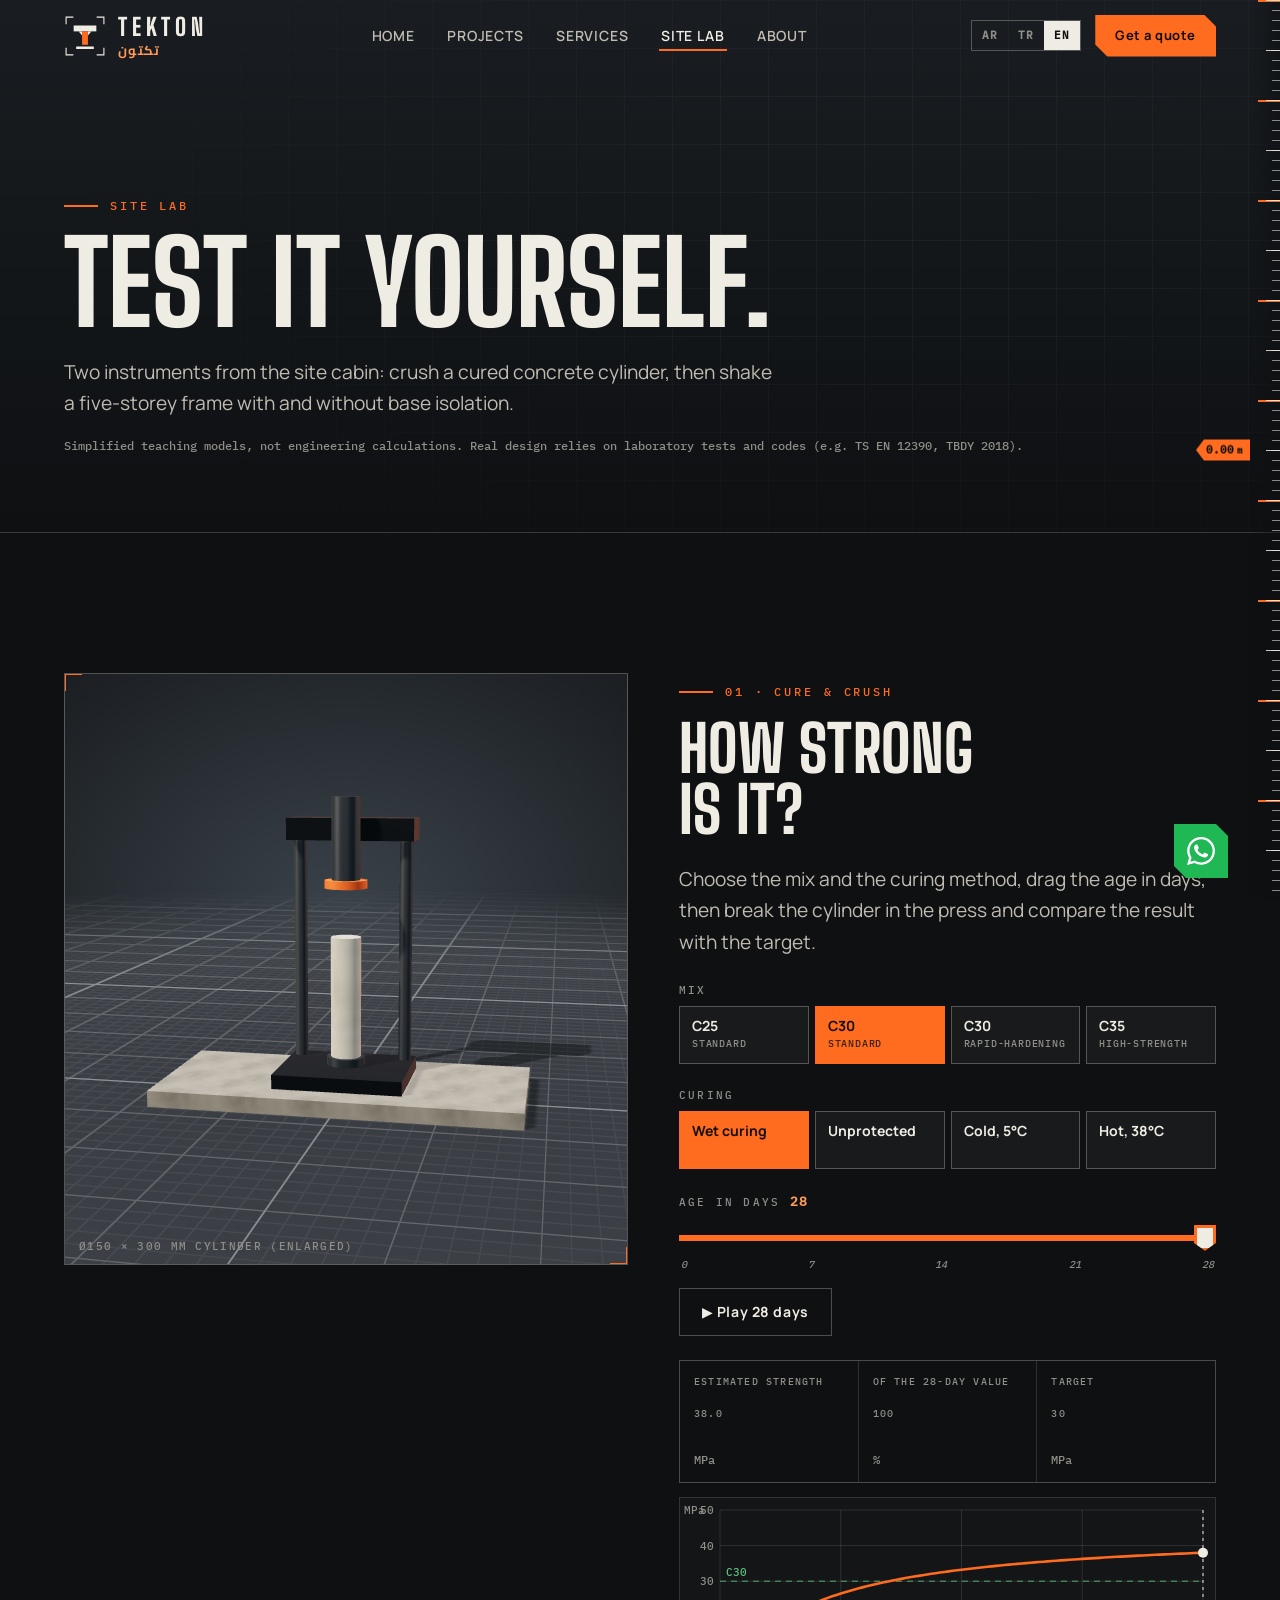
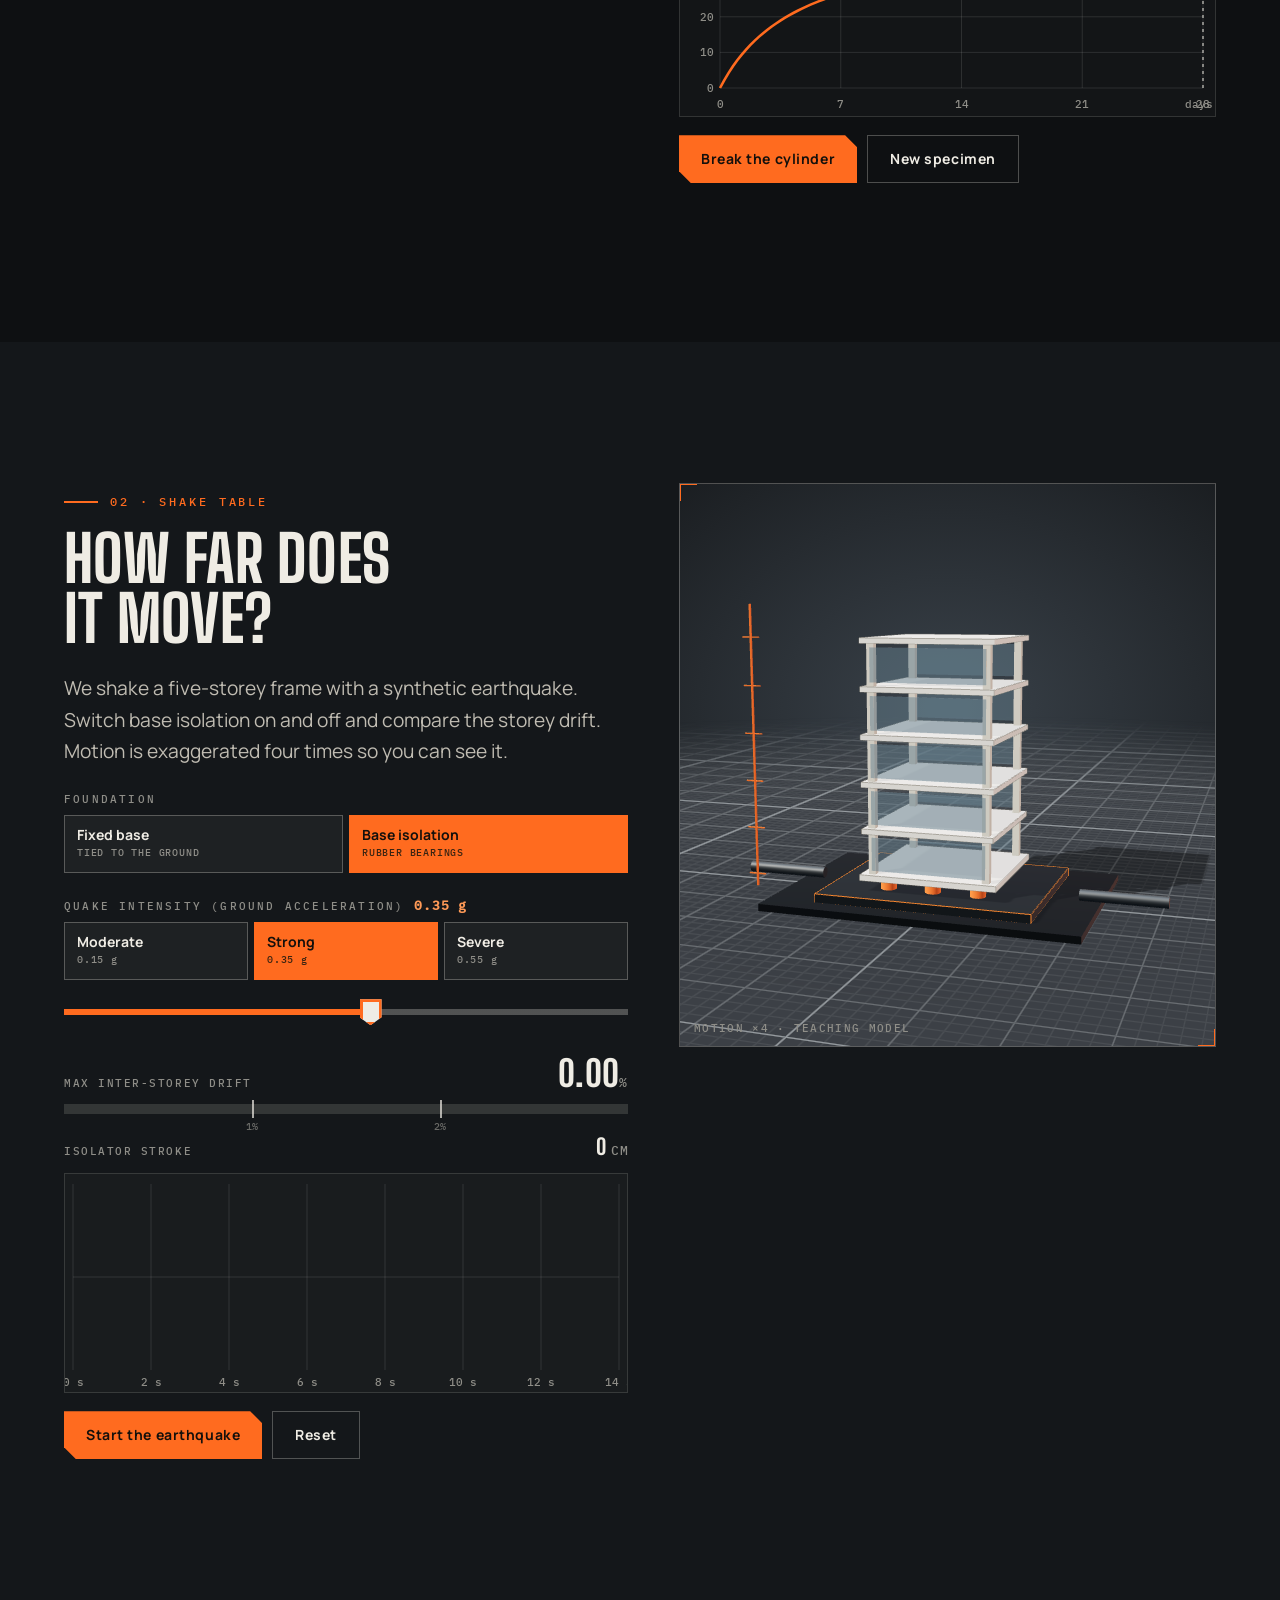
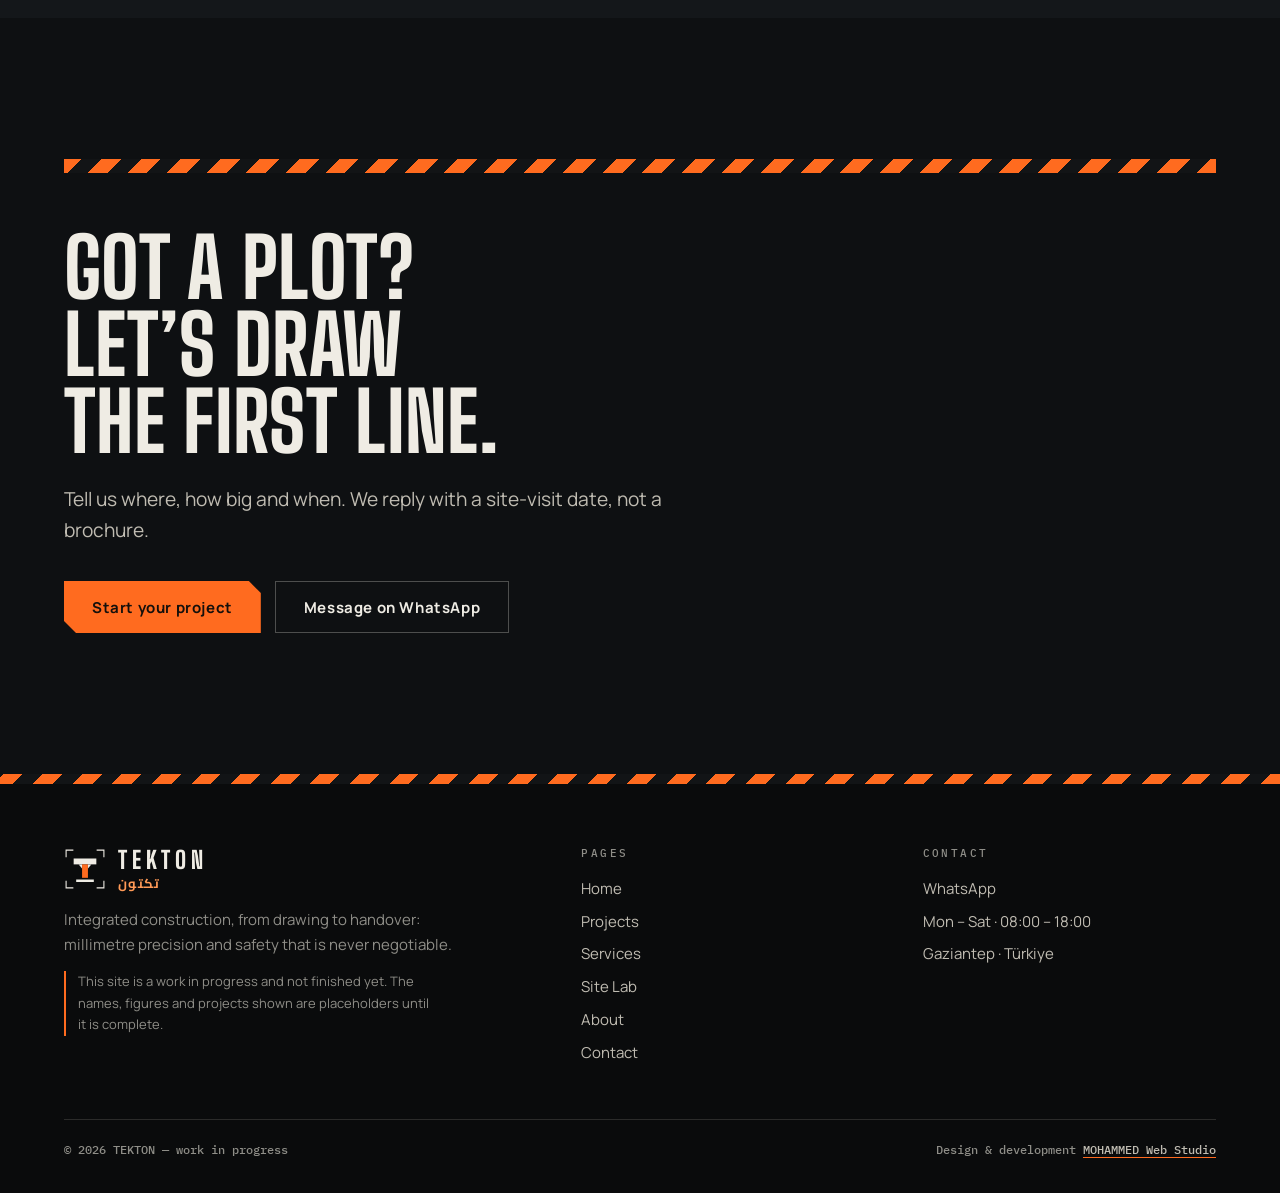
<file: lab.html>
<!doctype html>
<html lang="ar" dir="ltr">
<head>
<meta charset="utf-8">
<meta name="viewport" content="width=device-width, initial-scale=1, viewport-fit=cover">
<title>Site Lab | TEKTON · تكتون</title>
<meta name="description" content="TEKTON · تكتون — Site Lab: cure a concrete cylinder and crush it, then shake a five-storey frame with and without base isolation. Simplified teaching models. Work in progress.">
<meta name="theme-color" content="#0e1012">
<meta name="robots" content="noindex, nofollow">
<meta property="og:type" content="website"><meta property="og:title" content="Site Lab | TEKTON · تكتون"><meta property="og:image" content="assets/og.jpg">
<link rel="icon" href="assets/favicon.svg" type="image/svg+xml">
<link rel="stylesheet" href="css/fonts.css">
<link rel="stylesheet" href="css/style.css">
<link rel="stylesheet" href="css/pages.css">
<link rel="stylesheet" href="css/lab.css">
<noscript><style>.pour{display:none!important}.reveal{opacity:1!important;transform:none!important}</style></noscript>
<script type="importmap">{"imports":{"three":"./js/vendor/three.module.min.js"}}</script>
</head>
<body data-page="lab" data-needs-gl>
<div class="pour" id="pour" aria-hidden="true"></div>
<div id="hdr"></div>

<main>
<section class="phead">
  <div class="wrap">
    <div class="eyebrow reveal" data-i18n="lb.k"></div>
    <h1 class="reveal d1" data-i18n="lb.t"></h1>
    <p class="lead reveal d2" data-i18n="lb.p"></p>
    <p class="fine reveal d3" data-i18n="lb.note"></p>
  </div>
</section>

<!-- 1 · cure & crush -->
<section class="sec lab" id="cure">
  <div class="wrap lab-grid">
    <div class="lab-view reveal">
      <canvas id="cureGl" aria-hidden="true"></canvas>
      <div class="cap num" id="cureCap"></div>
    </div>
    <div class="lab-ctl">
      <div class="eyebrow reveal" data-i18n="cu.k"></div>
      <h2 class="h2 reveal d1" data-i18n="cu.t"></h2>
      <p class="lead reveal d2" data-i18n="cu.p"></p>

      <div class="ctl reveal"><span class="lbl" data-i18n="cu.mix"></span><div class="seg" id="mixSeg" role="radiogroup">
        <button type="button" data-mix="c25" role="radio"><b>C25</b><small data-i18n="cu.mix.std"></small></button>
        <button type="button" data-mix="c30" role="radio" class="on"><b>C30</b><small data-i18n="cu.mix.std"></small></button>
        <button type="button" data-mix="c30r" role="radio"><b>C30</b><small data-i18n="cu.mix.rapid"></small></button>
        <button type="button" data-mix="c35" role="radio"><b>C35</b><small data-i18n="cu.mix.high"></small></button>
      </div></div>
      <div class="ctl reveal"><span class="lbl" data-i18n="cu.cur"></span><div class="seg" id="curSeg" role="radiogroup">
        <button type="button" data-cur="wet" role="radio" class="on"><b data-i18n="cu.cur.wet"></b></button>
        <button type="button" data-cur="air" role="radio"><b data-i18n="cu.cur.air"></b></button>
        <button type="button" data-cur="cold" role="radio"><b data-i18n="cu.cur.cold"></b></button>
        <button type="button" data-cur="hot" role="radio"><b data-i18n="cu.cur.hot"></b></button>
      </div></div>

      <div class="ctl reveal"><span class="lbl"><span data-i18n="cu.age"></span> <b class="num" id="dayOut">28</b></span>
        <div class="slider"><input type="range" id="day" min="0" max="28" step="0.1" value="28" aria-label="Age in days"><div class="ticks"><i>0</i><i>7</i><i>14</i><i>21</i><i>28</i></div></div>
        <div class="btnrow"><button class="btn line" id="playBtn" type="button" data-i18n="cu.play"></button></div>
      </div>

      <div class="read reveal">
        <div><span data-i18n="cu.r.est"></span><b class="num"><span id="rMpa">0</span> <small>MPa</small></b></div>
        <div><span data-i18n="cu.r.pct"></span><b class="num"><span id="rPct">0</span><small>%</small></b></div>
        <div><span data-i18n="cu.r.tgt"></span><b class="num"><span id="rTgt">30</span> <small>MPa</small></b></div>
      </div>
      <canvas id="cureChart" class="chart reveal" width="640" height="240" aria-label="Strength curve"></canvas>

      <div class="btnrow reveal"><button class="btn solid" id="runBtn" type="button" data-i18n="cu.run"></button><button class="btn line" id="resetBtn" type="button" data-i18n="cu.reset"></button></div>
      <div class="result" id="cureRes" aria-live="polite"></div>
    </div>
  </div>
</section>

<!-- 2 · shake table -->
<section class="sec lab alt" id="shake">
  <div class="wrap lab-grid rev">
    <div class="lab-ctl">
      <div class="eyebrow reveal" data-i18n="sh.k"></div>
      <h2 class="h2 reveal d1" data-i18n="sh.t"></h2>
      <p class="lead reveal d2" data-i18n="sh.p"></p>

      <div class="ctl reveal"><span class="lbl" data-i18n="sh.base"></span><div class="seg two" id="isoSeg" role="radiogroup">
        <button type="button" data-iso="0" role="radio"><b data-i18n="sh.fixed"></b><small data-i18n="sh.fixed.s"></small></button>
        <button type="button" data-iso="1" role="radio" class="on"><b data-i18n="sh.isol"></b><small data-i18n="sh.isol.s"></small></button>
      </div></div>
      <div class="ctl reveal"><span class="lbl"><span data-i18n="sh.pga"></span> <b class="num" id="pgaOut">0.35 g</b></span>
        <div class="seg three" id="pgaSeg"><button type="button" data-pga="0.15"><b data-i18n="sh.mod"></b><small class="num">0.15 g</small></button><button type="button" data-pga="0.35" class="on"><b data-i18n="sh.str"></b><small class="num">0.35 g</small></button><button type="button" data-pga="0.55"><b data-i18n="sh.sev"></b><small class="num">0.55 g</small></button></div>
        <div class="slider"><input type="range" id="pga" min="0.05" max="0.6" step="0.01" value="0.35" aria-label="Peak ground acceleration"></div>
      </div>

      <div class="gauge reveal">
        <div class="grow"><span data-i18n="sh.drift"></span><b class="num"><span id="gDrift">0.00</span><small>%</small></b></div>
        <div class="gbar"><i id="gFill"></i><u class="m1"><s>1%</s></u><u class="m2"><s>2%</s></u></div>
        <div class="grow sub"><span data-i18n="sh.stroke"></span><b class="num"><span id="gStroke">0</span> <small>cm</small></b></div>
      </div>
      <canvas id="shakeChart" class="chart reveal" width="640" height="200" aria-label="Quake record"></canvas>
      <div class="btnrow reveal"><button class="btn solid" id="quakeBtn" type="button" data-i18n="sh.go"></button><button class="btn line" id="quakeReset" type="button" data-i18n="sh.reset"></button></div>
      <div class="result" id="shakeRes" aria-live="polite"></div>
    </div>
    <div class="lab-view reveal">
      <canvas id="shakeGl" aria-hidden="true"></canvas>
      <div class="cap num" id="shakeCap"></div>
    </div>
  </div>
</section>

<section class="sec cta" id="cta">
  <div class="wrap">
    <div class="hazard" aria-hidden="true"></div>
    <h2 class="h2 reveal" data-i18n="cta.t"></h2>
    <p class="lead reveal d1" data-i18n="cta.p"></p>
    <div class="reveal d2 ctas"><a class="btn solid" href="contact.html" data-i18n="btn.quote"></a><a class="btn line" id="ctaWa" href="#" target="_blank" rel="noopener" data-i18n="btn.wa"></a></div>
  </div>
</section>
</main>

<div id="ftr"></div>
<script type="module" src="js/lab.js"></script>
</body>
</html>
</file>
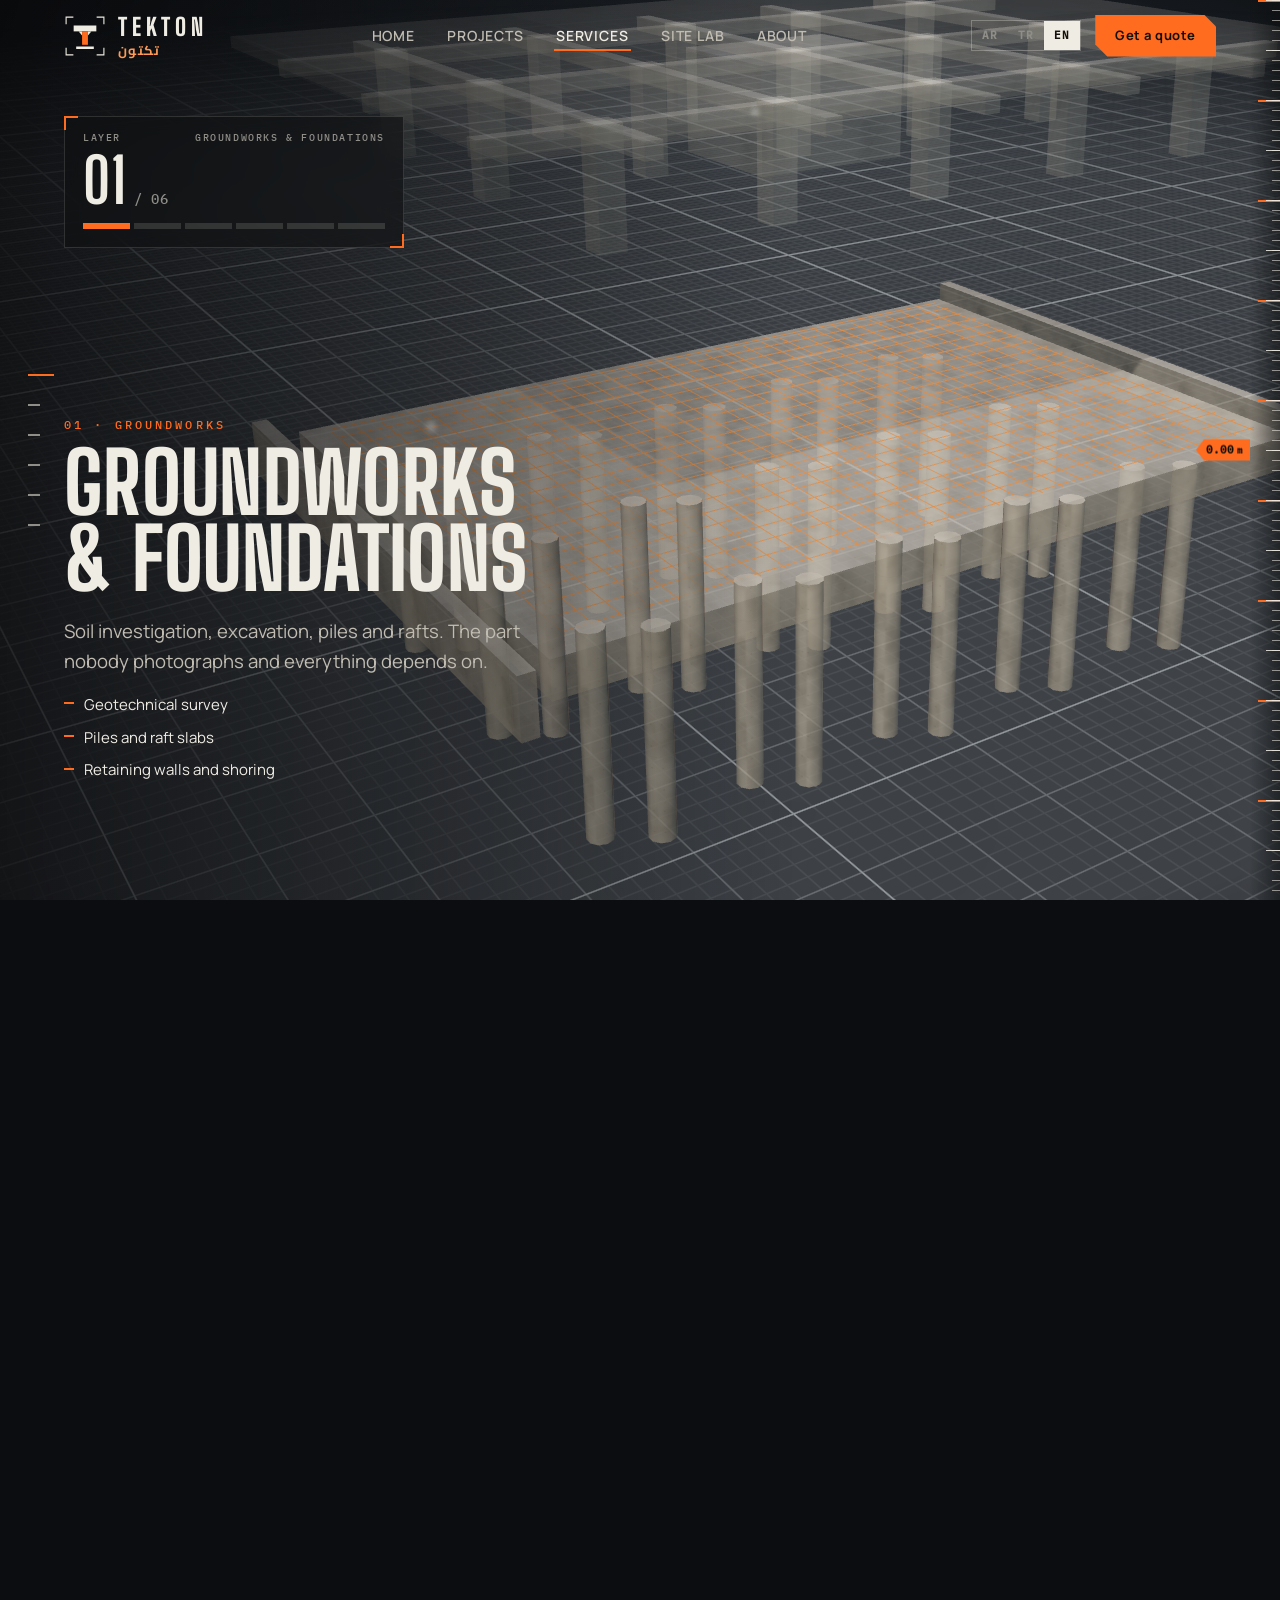
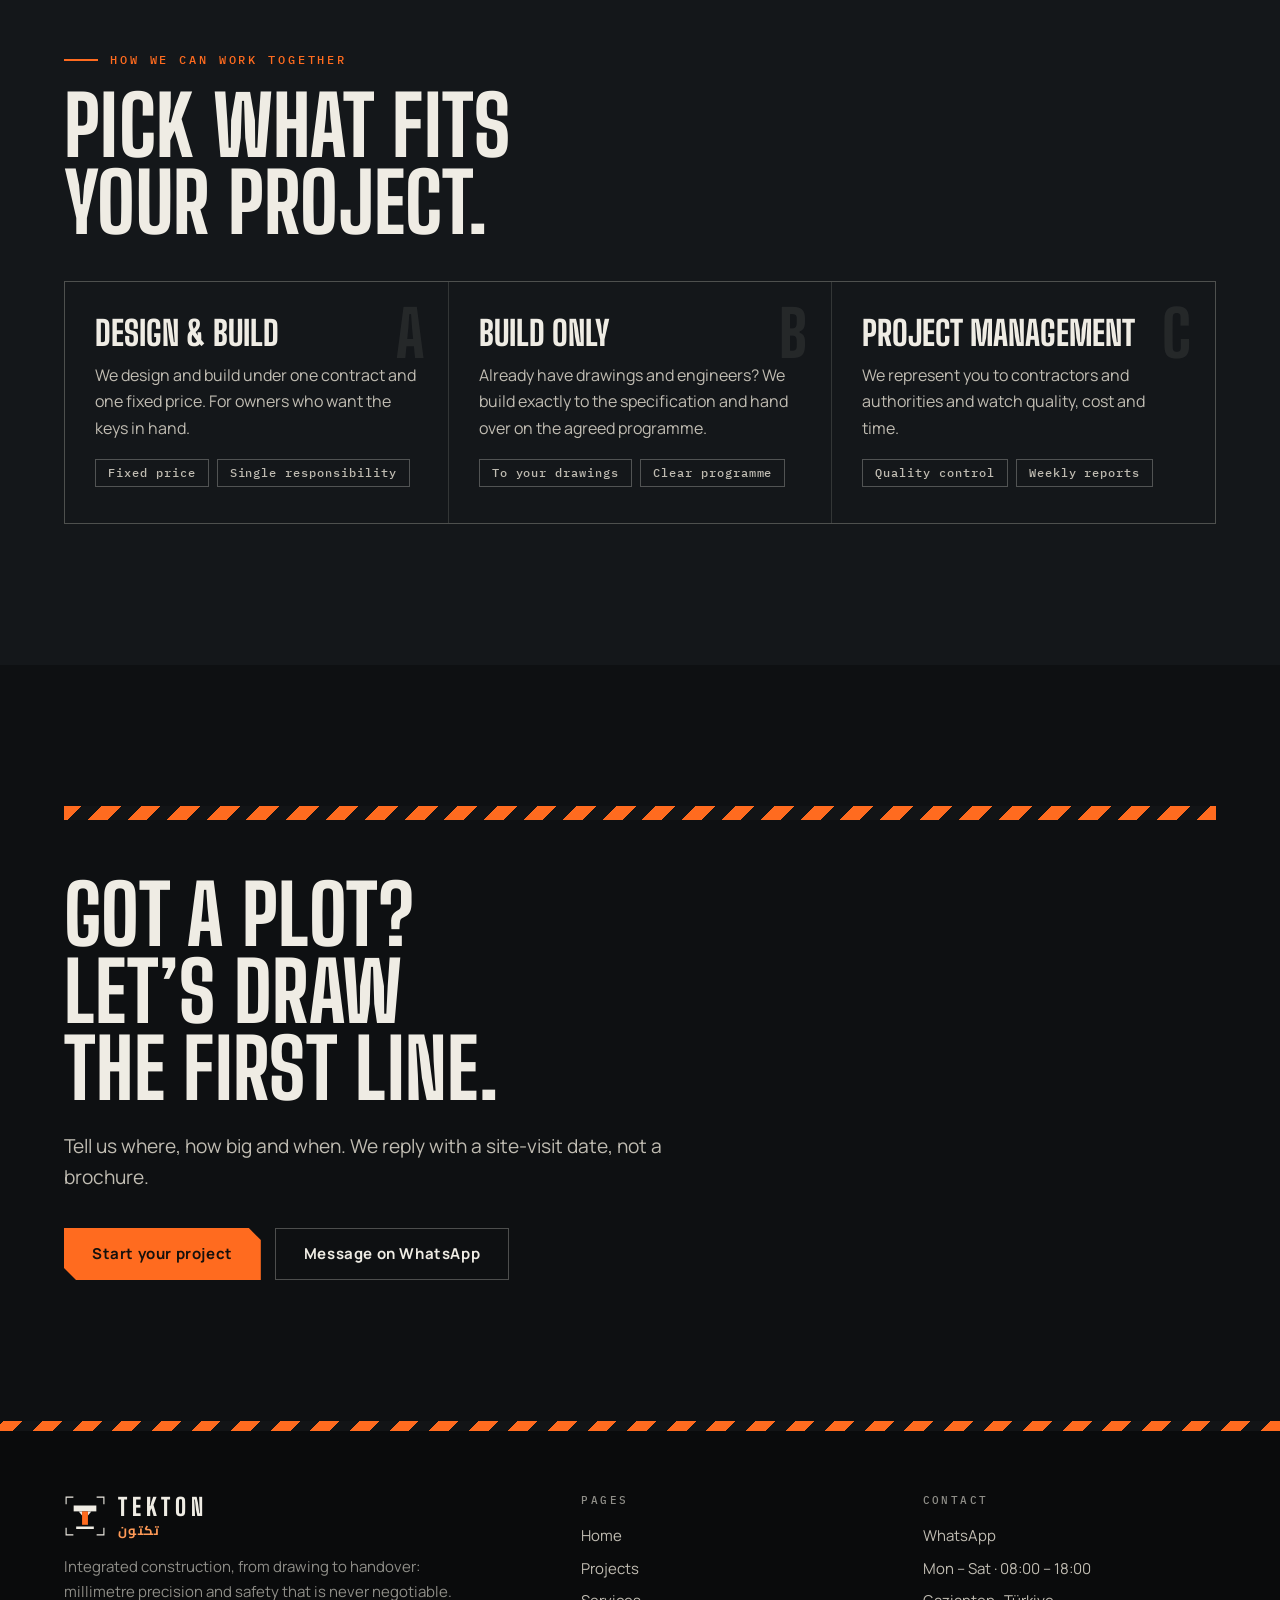
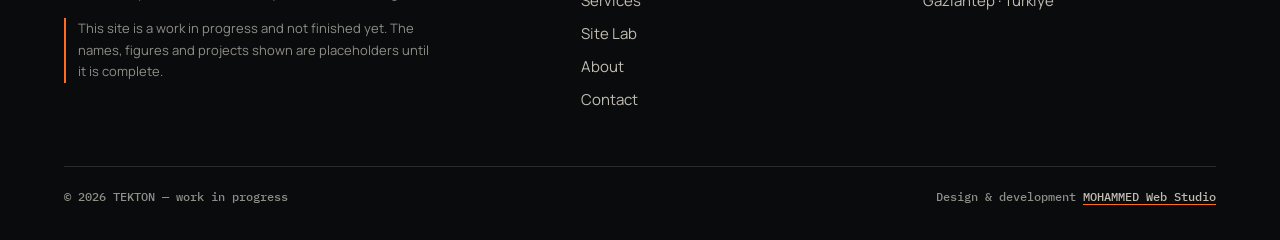
<file: services.html>
<!doctype html>
<html lang="ar" dir="ltr">
<head>
<meta charset="utf-8">
<meta name="viewport" content="width=device-width, initial-scale=1, viewport-fit=cover">
<title>Services | TEKTON · تكتون</title>
<meta name="description" content="TEKTON · تكتون — six layers, one contract: groundworks, structure, envelope, MEP, interior and roof. Work in progress.">
<meta name="theme-color" content="#0e1012">
<meta name="robots" content="noindex, nofollow">
<meta property="og:type" content="website"><meta property="og:title" content="Services | TEKTON · تكتون"><meta property="og:image" content="assets/og.jpg">
<link rel="icon" href="assets/favicon.svg" type="image/svg+xml">
<link rel="stylesheet" href="css/fonts.css">
<link rel="stylesheet" href="css/style.css">
<link rel="stylesheet" href="css/pages.css">
<noscript><style>.pour{display:none!important}.reveal{opacity:1!important;transform:none!important}</style></noscript>
<script type="importmap">{"imports":{"three":"./js/vendor/three.module.min.js"}}</script>
</head>
<body data-page="services" data-needs-gl>
<div class="pour" id="pour" aria-hidden="true"></div>
<div id="hdr"></div>

<main>
<section class="journey stackj" id="svc" aria-label="Services">
  <div class="stage">
    <canvas id="gl" aria-hidden="true"></canvas>
    <div class="shade"></div>

    <div class="hud hud-layer on" id="hudLayer" aria-hidden="true">
      <div class="row"><span data-i18n="sv.layer"></span><span id="lyName"></span></div>
      <div class="big"><b id="lyNo">00</b><small>/ 06</small></div>
      <div class="floors" id="lyBars"></div>
    </div>

    <div class="ch on" data-ch="0"><div class="k" data-i18n="sv.0.k"></div><h1 data-i18n="sv.t"></h1><p data-i18n="sv.p"></p></div>
    <div class="ch" data-ch="1"><div class="k" data-i18n="sv.1.k"></div><h2 data-i18n="sv.1.t"></h2><p data-i18n="sv.1.p"></p><ul class="bul"><li data-i18n="sv.1.a"></li><li data-i18n="sv.1.b"></li><li data-i18n="sv.1.c"></li></ul></div>
    <div class="ch" data-ch="2"><div class="k" data-i18n="sv.2.k"></div><h2 data-i18n="sv.2.t"></h2><p data-i18n="sv.2.p"></p><ul class="bul"><li data-i18n="sv.2.a"></li><li data-i18n="sv.2.b"></li><li data-i18n="sv.2.c"></li></ul></div>
    <div class="ch" data-ch="3"><div class="k" data-i18n="sv.3.k"></div><h2 data-i18n="sv.3.t"></h2><p data-i18n="sv.3.p"></p><ul class="bul"><li data-i18n="sv.3.a"></li><li data-i18n="sv.3.b"></li><li data-i18n="sv.3.c"></li></ul></div>
    <div class="ch" data-ch="4"><div class="k" data-i18n="sv.4.k"></div><h2 data-i18n="sv.4.t"></h2><p data-i18n="sv.4.p"></p><ul class="bul"><li data-i18n="sv.4.a"></li><li data-i18n="sv.4.b"></li><li data-i18n="sv.4.c"></li></ul></div>
    <div class="ch" data-ch="5"><div class="k" data-i18n="sv.5.k"></div><h2 data-i18n="sv.5.t"></h2><p data-i18n="sv.5.p"></p><ul class="bul"><li data-i18n="sv.5.a"></li><li data-i18n="sv.5.b"></li><li data-i18n="sv.5.c"></li></ul></div>
    <div class="ch" data-ch="6"><div class="k" data-i18n="sv.6.k"></div><h2 data-i18n="sv.6.t"></h2><p data-i18n="sv.6.p"></p><ul class="bul"><li data-i18n="sv.6.a"></li><li data-i18n="sv.6.b"></li><li data-i18n="sv.6.c"></li></ul></div>
    <div class="ch" data-ch="7"><div class="k" data-i18n="sv.7.k"></div><h2 data-i18n="sv.7.t"></h2><p data-i18n="sv.7.p"></p><div class="ctas"><a class="btn solid" href="contact.html" data-i18n="btn.quote"></a></div></div>

    <div class="dots" id="dots" role="tablist"></div>
    <div class="scrollhint" id="shint"><i></i><span data-i18n="sv.scroll"></span></div>
  </div>
</section>

<section class="sec models" id="models">
  <div class="wrap">
    <div class="eyebrow reveal" data-i18n="md.k"></div>
    <h2 class="h2 reveal d1" data-i18n="md.t"></h2>
    <div class="mgrid">
      <article class="mcard reveal d1"><span class="no">A</span><h3 data-i18n="md.1.t"></h3><p data-i18n="md.1.p"></p><ul><li data-i18n="md.1.a"></li><li data-i18n="md.1.b"></li></ul></article>
      <article class="mcard reveal d2"><span class="no">B</span><h3 data-i18n="md.2.t"></h3><p data-i18n="md.2.p"></p><ul><li data-i18n="md.2.a"></li><li data-i18n="md.2.b"></li></ul></article>
      <article class="mcard reveal d3"><span class="no">C</span><h3 data-i18n="md.3.t"></h3><p data-i18n="md.3.p"></p><ul><li data-i18n="md.3.a"></li><li data-i18n="md.3.b"></li></ul></article>
    </div>
  </div>
</section>

<section class="sec cta" id="cta">
  <div class="wrap">
    <div class="hazard" aria-hidden="true"></div>
    <h2 class="h2 reveal" data-i18n="cta.t"></h2>
    <p class="lead reveal d1" data-i18n="cta.p"></p>
    <div class="reveal d2 ctas"><a class="btn solid" href="contact.html" data-i18n="btn.quote"></a><a class="btn line" id="ctaWa" href="#" target="_blank" rel="noopener" data-i18n="btn.wa"></a></div>
  </div>
</section>
</main>

<div id="ftr"></div>
<script type="module" src="js/services.js"></script>
</body>
</html>
</file>
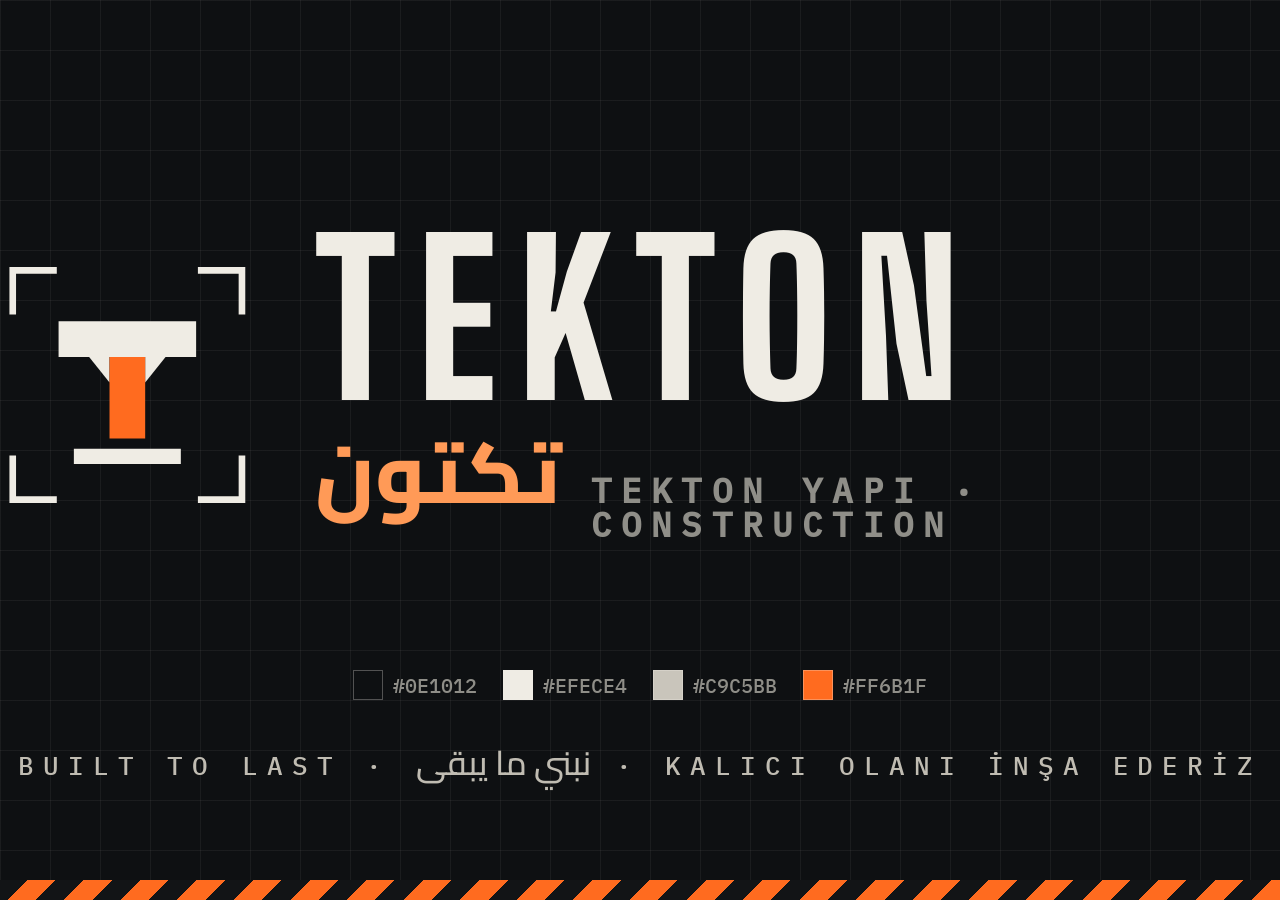
<file: tools/logo.html>
<!doctype html><html><head><meta charset="utf-8"><link rel="stylesheet" href="../css/fonts.css">
<style>
html,body{margin:0;width:1600px;height:900px;background:#0e1012;overflow:hidden;color:#efece4}
.grid{position:absolute;inset:0;background-image:linear-gradient(rgba(239,236,228,.06) 1px,transparent 1px),linear-gradient(90deg,rgba(239,236,228,.06) 1px,transparent 1px);background-size:50px 50px}
.row{position:absolute;left:0;right:0;top:230px;display:flex;justify-content:center;align-items:center;gap:60px}
.mark{width:280px;height:280px}
h1{font:800 210px/.85 'Big Shoulders Display';letter-spacing:.1em;margin:0}
.sub{display:flex;gap:30px;align-items:baseline;margin-top:22px}
.ar{font:800 84px/1 'Cairo';color:#ff9a57}
.tr{font:600 34px/1 'IBM Plex Mono';letter-spacing:.3em;color:#8f8e88;text-transform:uppercase}
.tag{position:absolute;left:0;right:0;bottom:120px;text-align:center;font:500 26px/1 'IBM Plex Mono';letter-spacing:.34em;color:#c0bcb2;text-transform:uppercase}
.hz{position:absolute;left:0;right:0;bottom:0;height:20px;background:repeating-linear-gradient(-45deg,#ff6b1f 0 20px,#121416 20px 40px)}
.chips{position:absolute;left:0;right:0;bottom:200px;display:flex;justify-content:center;gap:26px}
.chips span{display:flex;align-items:center;gap:10px;font:500 20px 'IBM Plex Mono';color:#8f8e88}.chips i{width:28px;height:28px;display:block;border:1px solid rgba(239,236,228,.3)}
</style></head><body><div class="grid"></div>
<div class="row">
<svg class="mark" viewBox="0 0 100 100" fill="none"><g stroke="#efece4" stroke-width="2.6" stroke-linecap="square"><path d="M5 21V5H21"/><path d="M79 5H95V21"/><path d="M95 79V95H79"/><path d="M21 95H5V79"/></g><g fill="#efece4"><path d="M23 25H77V39H23Z"/><path d="M43 39V49L35 39Z"/><path d="M57 39V49L65 39Z"/><path d="M29 75H71V81H29Z"/></g><path d="M43 39H57V71H43Z" fill="#ff6b1f"/></svg>
<div><h1>TEKTON</h1><div class="sub"><span class="ar">تكتون</span><span class="tr">Tekton Yapı · Construction</span></div></div></div>
<div class="chips"><span><i style="background:#0e1012"></i>#0E1012</span><span><i style="background:#efece4"></i>#EFECE4</span><span><i style="background:#c9c5bb"></i>#C9C5BB</span><span><i style="background:#ff6b1f"></i>#FF6B1F</span></div>
<div class="tag"><span lang="en">Built to last</span> · <span lang="ar" style="letter-spacing:0;text-transform:none;font-family:Cairo;font-size:34px">نبني ما يبقى</span> · <span lang="tr">Kalıcı olanı inşa ederiz</span></div><div class="hz"></div></body></html>
</file>
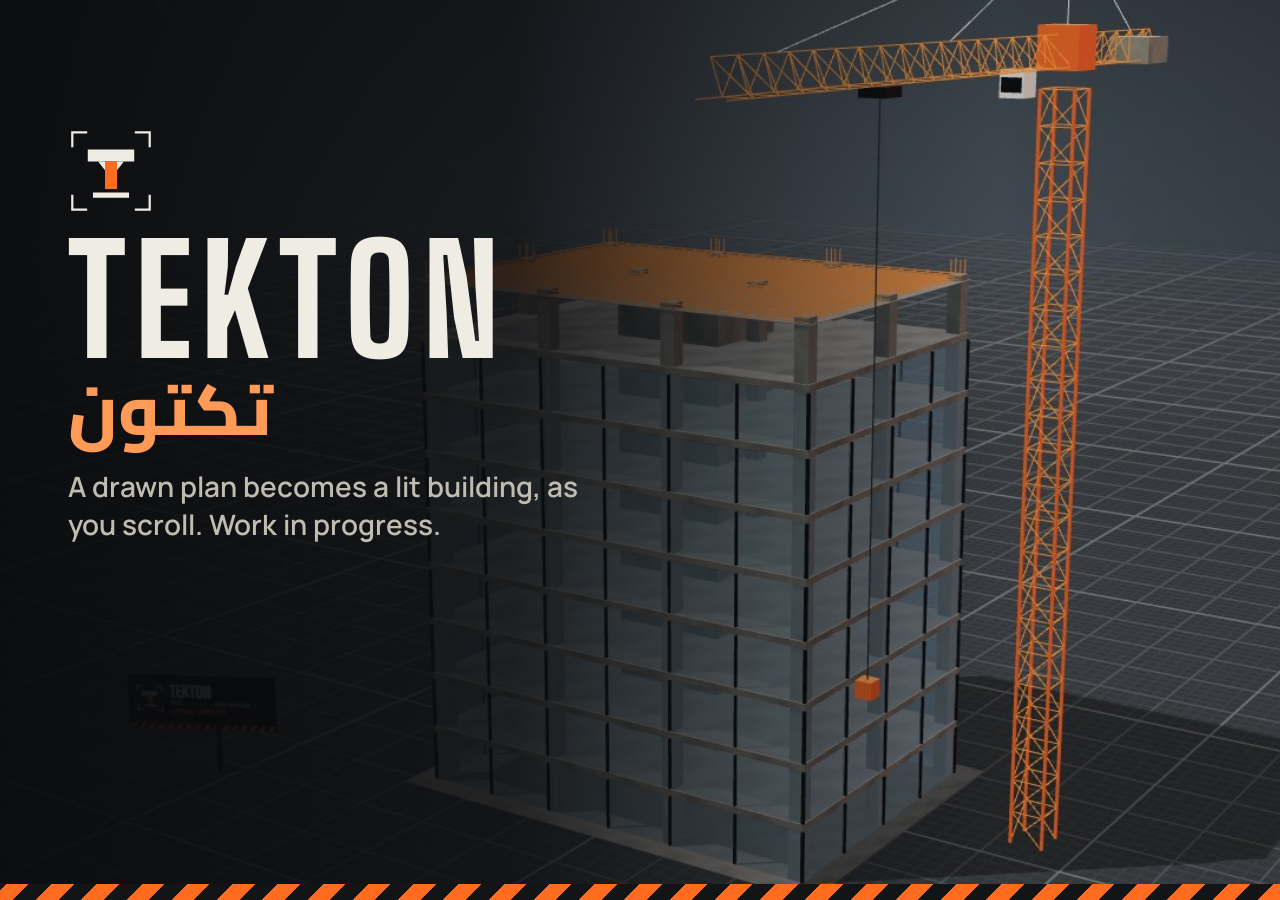
<file: tools/og.html>
<!doctype html><html><head><meta charset="utf-8"><link rel="stylesheet" href="../css/fonts.css">
<style>
html,body{margin:0;width:1200px;height:630px;background:#0e1012;overflow:hidden}
.b{position:absolute;inset:0;background:url('../assets/poster.jpg') 78% 50%/auto 118%}
.s{position:absolute;inset:0;background:linear-gradient(90deg,rgba(10,11,13,.96) 0%,rgba(10,11,13,.82) 40%,rgba(10,11,13,.1) 78%)}
.t{position:absolute;left:68px;top:128px;color:#efece4}
.mark{width:86px;height:86px;margin-bottom:22px;display:block}
h1{font:800 150px/.86 'Big Shoulders Display';letter-spacing:.06em;margin:0}
.ar{font:800 70px/1.1 'Cairo';color:#ff9a57;margin:6px 0 20px}
p{font:600 28px/1.35 'Manrope';color:#c0bcb2;margin:0;max-width:520px}
.hz{position:absolute;left:0;right:0;bottom:0;height:16px;background:repeating-linear-gradient(-45deg,#ff6b1f 0 16px,#121416 16px 32px)}
</style></head>
<body><div class="b"></div><div class="s"></div>
<div class="t">
<svg class="mark" viewBox="0 0 100 100" fill="none"><g stroke="#efece4" stroke-width="2.6" stroke-linecap="square"><path d="M5 21V5H21"/><path d="M79 5H95V21"/><path d="M95 79V95H79"/><path d="M21 95H5V79"/></g><g fill="#efece4"><path d="M23 25H77V39H23Z"/><path d="M43 39V49L35 39Z"/><path d="M57 39V49L65 39Z"/><path d="M29 75H71V81H29Z"/></g><path d="M43 39H57V71H43Z" fill="#ff6b1f"/></svg>
<h1>TEKTON</h1><div class="ar">تكتون</div><p>A drawn plan becomes a lit building, as you scroll. Work in progress.</p></div>
<div class="hz"></div></body></html>
</file>
<file: css/fonts.css>
/* BigShouldersDisplay latin-ext */
@font-face {
  font-family: 'Big Shoulders Display';
  font-style: normal;
  font-weight: 600 900;
  font-display: swap;
  src: url(../assets/fonts/BigShouldersDisplay-normal-600-900-latin-ext-473c2f.woff2) format('woff2');
  unicode-range: U+0100-02BA, U+02BD-02C5, U+02C7-02CC, U+02CE-02D7, U+02DD-02FF, U+0304, U+0308, U+0329, U+1D00-1DBF, U+1E00-1E9F, U+1EF2-1EFF, U+2020, U+20A0-20AB, U+20AD-20C4, U+2113, U+2C60-2C7F, U+A720-A7FF;
}
/* BigShouldersDisplay latin */
@font-face {
  font-family: 'Big Shoulders Display';
  font-style: normal;
  font-weight: 600 900;
  font-display: swap;
  src: url(../assets/fonts/BigShouldersDisplay-normal-600-900-latin-832b15.woff2) format('woff2');
  unicode-range: U+0000-00FF, U+0131, U+0152-0153, U+02BB-02BC, U+02C6, U+02DA, U+02DC, U+0304, U+0308, U+0329, U+2000-206F, U+20AC, U+2122, U+2191, U+2193, U+2212, U+2215, U+FEFF, U+FFFD;
}
/* Manrope latin-ext */
@font-face {
  font-family: 'Manrope';
  font-style: normal;
  font-weight: 400 700;
  font-display: swap;
  src: url(../assets/fonts/Manrope-normal-400-700-latin-ext-b4290e.woff2) format('woff2');
  unicode-range: U+0100-02BA, U+02BD-02C5, U+02C7-02CC, U+02CE-02D7, U+02DD-02FF, U+0304, U+0308, U+0329, U+1D00-1DBF, U+1E00-1E9F, U+1EF2-1EFF, U+2020, U+20A0-20AB, U+20AD-20C4, U+2113, U+2C60-2C7F, U+A720-A7FF;
}
/* Manrope latin */
@font-face {
  font-family: 'Manrope';
  font-style: normal;
  font-weight: 400 700;
  font-display: swap;
  src: url(../assets/fonts/Manrope-normal-400-700-latin-cf48e3.woff2) format('woff2');
  unicode-range: U+0000-00FF, U+0131, U+0152-0153, U+02BB-02BC, U+02C6, U+02DA, U+02DC, U+0304, U+0308, U+0329, U+2000-206F, U+20AC, U+2122, U+2191, U+2193, U+2212, U+2215, U+FEFF, U+FFFD;
}
/* IBMPlexMono latin-ext */
@font-face {
  font-family: 'IBM Plex Mono';
  font-style: normal;
  font-weight: 400;
  font-display: swap;
  src: url(../assets/fonts/IBMPlexMono-normal-400-latin-ext-7f25d9.woff2) format('woff2');
  unicode-range: U+0100-02BA, U+02BD-02C5, U+02C7-02CC, U+02CE-02D7, U+02DD-02FF, U+0304, U+0308, U+0329, U+1D00-1DBF, U+1E00-1E9F, U+1EF2-1EFF, U+2020, U+20A0-20AB, U+20AD-20C4, U+2113, U+2C60-2C7F, U+A720-A7FF;
}
/* IBMPlexMono latin */
@font-face {
  font-family: 'IBM Plex Mono';
  font-style: normal;
  font-weight: 400;
  font-display: swap;
  src: url(../assets/fonts/IBMPlexMono-normal-400-latin-d196e8.woff2) format('woff2');
  unicode-range: U+0000-00FF, U+0131, U+0152-0153, U+02BB-02BC, U+02C6, U+02DA, U+02DC, U+0304, U+0308, U+0329, U+2000-206F, U+20AC, U+2122, U+2191, U+2193, U+2212, U+2215, U+FEFF, U+FFFD;
}
/* IBMPlexMono latin-ext */
@font-face {
  font-family: 'IBM Plex Mono';
  font-style: normal;
  font-weight: 500;
  font-display: swap;
  src: url(../assets/fonts/IBMPlexMono-normal-500-latin-ext-b42080.woff2) format('woff2');
  unicode-range: U+0100-02BA, U+02BD-02C5, U+02C7-02CC, U+02CE-02D7, U+02DD-02FF, U+0304, U+0308, U+0329, U+1D00-1DBF, U+1E00-1E9F, U+1EF2-1EFF, U+2020, U+20A0-20AB, U+20AD-20C4, U+2113, U+2C60-2C7F, U+A720-A7FF;
}
/* IBMPlexMono latin */
@font-face {
  font-family: 'IBM Plex Mono';
  font-style: normal;
  font-weight: 500;
  font-display: swap;
  src: url(../assets/fonts/IBMPlexMono-normal-500-latin-a7544c.woff2) format('woff2');
  unicode-range: U+0000-00FF, U+0131, U+0152-0153, U+02BB-02BC, U+02C6, U+02DA, U+02DC, U+0304, U+0308, U+0329, U+2000-206F, U+20AC, U+2122, U+2191, U+2193, U+2212, U+2215, U+FEFF, U+FFFD;
}
/* Cairo arabic */
@font-face {
  font-family: 'Cairo';
  font-style: normal;
  font-weight: 400 900;
  font-display: swap;
  src: url(../assets/fonts/Cairo-normal-400-900-arabic-93eb79.woff2) format('woff2');
  unicode-range: U+0600-06FF, U+0750-077F, U+0870-0891, U+0897-08E1, U+08E3-08FF, U+200C-200E, U+2010-2011, U+204F, U+2E41, U+FB50-FDFF, U+FE70-FE74, U+FE76-FEFC, U+102E0-102FB, U+10E60-10E7E, U+10EC2-10EC7, U+10EC9-10EEE, U+10EF0-10EFF, U+1EE00-1EE03, U+1EE05-1EE1F, U+1EE21-1EE22, U+1EE24, U+1EE27, U+1EE29-1EE32, U+1EE34-1EE37, U+1EE39, U+1EE3B, U+1EE42, U+1EE47, U+1EE49, U+1EE4B, U+1EE4D-1EE4F, U+1EE51-1EE52, U+1EE54, U+1EE57, U+1EE59, U+1EE5B, U+1EE5D, U+1EE5F, U+1EE61-1EE62, U+1EE64, U+1EE67-1EE6A, U+1EE6C-1EE72, U+1EE74-1EE77, U+1EE79-1EE7C, U+1EE7E, U+1EE80-1EE89, U+1EE8B-1EE9B, U+1EEA1-1EEA3, U+1EEA5-1EEA9, U+1EEAB-1EEBB, U+1EEF0-1EEF1;
}
/* Cairo latin-ext */
@font-face {
  font-family: 'Cairo';
  font-style: normal;
  font-weight: 400 900;
  font-display: swap;
  src: url(../assets/fonts/Cairo-normal-400-900-latin-ext-39475a.woff2) format('woff2');
  unicode-range: U+0100-02BA, U+02BD-02C5, U+02C7-02CC, U+02CE-02D7, U+02DD-02FF, U+0304, U+0308, U+0329, U+1D00-1DBF, U+1E00-1E9F, U+1EF2-1EFF, U+2020, U+20A0-20AB, U+20AD-20C4, U+2113, U+2C60-2C7F, U+A720-A7FF;
}
/* Cairo latin */
@font-face {
  font-family: 'Cairo';
  font-style: normal;
  font-weight: 400 900;
  font-display: swap;
  src: url(../assets/fonts/Cairo-normal-400-900-latin-e06377.woff2) format('woff2');
  unicode-range: U+0000-00FF, U+0131, U+0152-0153, U+02BB-02BC, U+02C6, U+02DA, U+02DC, U+0304, U+0308, U+0329, U+2000-206F, U+20AC, U+2122, U+2191, U+2193, U+2212, U+2215, U+FEFF, U+FFFD;
}
</file>
<file: css/style.css>
[hidden] { display: none !important; }
/* ============================================================
   TEKTON · تكتون — construction company website (work in progress)
   Layout is always LTR; Arabic words run RTL inside text blocks only.
   Palette: graphite night · bone · concrete · signal orange.
   ============================================================ */
:root {
  --bg: #0e1012; --bg2: #14171a; --steel: #1b1f23; --steel2: #262b30; --panel: rgba(239, 236, 228, .045);
  --line: rgba(239, 236, 228, .14); --line2: rgba(239, 236, 228, .28);
  --ink: #efece4; --ink2: #c0bcb2; --ink3: #8f8e88; --bone: #e9e5db; --concrete: #c9c5bb;
  --orange: #ff6b1f; --orange2: #ff9a57; --blue: #7fb7d4;
  --f-display: 'Big Shoulders Display', 'Cairo', sans-serif;
  --f-body: 'Manrope', 'Cairo', system-ui, sans-serif;
  --f-mono: 'IBM Plex Mono', ui-monospace, monospace;
  --pad: clamp(20px, 5vw, 72px); --maxw: 1440px; --hdr: 72px;
  --ease: cubic-bezier(.2, .7, .2, 1);
}
html[lang=ar] { --f-display: 'Cairo', 'Big Shoulders Display', sans-serif; --f-body: 'Cairo', 'Manrope', system-ui, sans-serif; }
* { box-sizing: border-box; margin: 0; padding: 0; }
html { scroll-behavior: smooth; -webkit-text-size-adjust: 100%; }
body { background: var(--bg); color: var(--ink); font-family: var(--f-body); font-size: 17px; line-height: 1.65; -webkit-font-smoothing: antialiased; overflow-x: hidden; }
img, svg, canvas { display: block; max-width: 100%; }
a { color: inherit; text-decoration: none; }
button { font: inherit; color: inherit; background: none; border: 0; cursor: pointer; }
ul, ol { list-style: none; }
::selection { background: var(--orange); color: #14100c; }
:focus-visible { outline: 2px solid var(--orange2); outline-offset: 3px; }

html[lang=ar] :is(h1, h2, h3, h4, p, li, label, small, td, th, blockquote, figcaption, .rtl) { direction: rtl; text-align: left; }
html[lang=ar] :is(input, textarea, select) { direction: rtl; text-align: left; }
html[lang=ar] .ch .k { display: block; direction: rtl; text-align: left; }
html[lang=ar] .hud .big small { direction: ltr; text-align: left; }
html[lang=ar] .tst { direction: rtl; }
html[lang=ar] .center { text-align: center; }
html[lang=ar] :is(h1, h2, h3) { line-height: 1.18; }
.num { font-feature-settings: 'tnum'; direction: ltr; unicode-bidi: isolate; }

/* ------------------------------------------------------------ generic */
.wrap { max-width: var(--maxw); margin: 0 auto; padding: 0 var(--pad); }
.sec { padding: clamp(72px, 11vw, 150px) 0; position: relative; }
.eyebrow { font: 500 12px/1 var(--f-mono); letter-spacing: .24em; text-transform: uppercase; color: var(--orange); display: inline-flex; align-items: center; gap: 12px; }
html[lang=ar] .eyebrow { letter-spacing: .04em; font-size: 15px; font-weight: 700; font-family: var(--f-body); }
.eyebrow::before { content: ''; width: 34px; height: 2px; background: var(--orange); }
.h2 { font: 800 clamp(42px, 6.4vw, 98px)/.94 var(--f-display); letter-spacing: .004em; margin: 18px 0 24px; max-width: 16ch; text-transform: uppercase; text-wrap: balance; }
html[lang=ar] .h2 { text-transform: none; font-size: clamp(38px, 5.2vw, 78px); line-height: 1.12; max-width: 17ch; }
.lead { font-size: clamp(17px, 1.5vw, 20px); color: var(--ink2); max-width: 56ch; }
.hazard { height: 14px; background: repeating-linear-gradient(-45deg, var(--orange) 0 14px, #121416 14px 28px); }

.btn { display: inline-flex; align-items: center; justify-content: center; gap: 10px; min-height: 52px; padding: 0 28px; font: 700 15px/1 var(--f-body); letter-spacing: .04em; transition: transform .35s var(--ease), background .3s, color .3s, border-color .3s; white-space: nowrap; }
html[lang=ar] .btn { letter-spacing: 0; font-size: 16px; }
.btn.solid { background: var(--orange); color: #14100c; clip-path: polygon(0 0, calc(100% - 12px) 0, 100% 12px, 100% 100%, 12px 100%, 0 calc(100% - 12px)); }
.btn.solid:hover { background: var(--orange2); transform: translateY(-2px); }
.btn.line { border: 1px solid var(--line2); }
.btn.line:hover { border-color: var(--orange); color: var(--orange2); transform: translateY(-2px); }
.btn svg { width: 17px; height: 17px; }

.reveal { opacity: 0; transform: translateY(26px); transition: opacity .9s var(--ease), transform .9s var(--ease); }
.reveal.in { opacity: 1; transform: none; }
.reveal.d1 { transition-delay: .08s; } .reveal.d2 { transition-delay: .16s; } .reveal.d3 { transition-delay: .24s; } .reveal.d4 { transition-delay: .32s; } .reveal.d5 { transition-delay: .4s; }
@media (prefers-reduced-motion: reduce) { .reveal { opacity: 1; transform: none; transition: none; } html { scroll-behavior: auto; } }

/* ------------------------------------------------------------ header */
.hdr { position: fixed; z-index: 60; top: 0; left: 0; right: 0; height: var(--hdr); display: flex; align-items: center; justify-content: space-between; gap: 24px; padding: 0 var(--pad); transition: background .4s, backdrop-filter .4s, border-color .4s; border-bottom: 1px solid transparent; }
.hdr.solid { background: rgba(14, 16, 18, .78); backdrop-filter: blur(14px) saturate(1.2); -webkit-backdrop-filter: blur(14px) saturate(1.2); border-color: var(--line); }
.brand { display: flex; align-items: center; gap: 12px; direction: ltr; color: var(--ink); }
.brand .mark { width: 42px; height: 42px; }
.brand .bn { display: flex; flex-direction: column; line-height: 1; gap: 5px; }
.brand b { font: 800 24px/1 var(--f-display); letter-spacing: .2em; color: var(--ink); }
.brand em { font: 700 13px/1 'Cairo', sans-serif; font-style: normal; color: var(--orange2); letter-spacing: .1em; }
.nav { display: flex; gap: clamp(14px, 2.2vw, 34px); }
.nav a { font: 600 14px/1 var(--f-body); letter-spacing: .06em; text-transform: uppercase; padding: 10px 2px; color: var(--ink2); position: relative; transition: color .3s; }
html[lang=ar] .nav a { font-size: 16px; letter-spacing: 0; text-transform: none; }
.nav a::after { content: ''; position: absolute; left: 0; right: 0; bottom: 2px; height: 2px; background: var(--orange); transform: scaleX(0); transform-origin: left; transition: transform .4s var(--ease); }
.nav a:hover, .nav a.on { color: var(--ink); } .nav a:hover::after, .nav a.on::after { transform: scaleX(1); }
.tools { display: flex; align-items: center; gap: 14px; }
.lang { display: flex; border: 1px solid var(--line2); }
.lang button { font: 600 11px/1 var(--f-mono); letter-spacing: .1em; padding: 9px 10px; color: var(--ink3); transition: .25s; }
.lang button[aria-pressed=true] { background: var(--ink); color: #14100c; }
.lang button:not([aria-pressed=true]):hover { color: var(--ink); }
.snd { width: 40px; height: 40px; display: grid; place-items: center; border: 1px solid var(--line2); color: var(--ink2); transition: .25s; }
.snd svg { width: 20px; height: 20px; } .snd .on { display: none; } .snd[aria-pressed=true] .on { display: block; } .snd[aria-pressed=true] .off { display: none; } .snd[aria-pressed=true] { color: var(--orange); border-color: var(--orange); }
.hdr .cta { min-height: 42px; padding: 0 20px; font-size: 13px; }
.burger { display: none; width: 44px; height: 44px; position: relative; }
.burger i, .burger i::before, .burger i::after { content: ''; position: absolute; left: 11px; right: 11px; height: 2px; background: var(--ink); transition: .3s var(--ease); }
.burger i { top: 21px; } .burger i::before { top: -7px; left: 0; right: 0; } .burger i::after { top: 7px; left: 0; right: 0; }
.mnav { position: fixed; inset: 0; z-index: 55; background: rgba(12, 14, 16, .97); display: flex; flex-direction: column; justify-content: center; gap: 6px; padding: 90px var(--pad) 40px; transform: translateY(-100%); transition: transform .5s var(--ease); visibility: hidden; }
.mnav.open { transform: none; visibility: visible; }
.mnav a { font: 800 clamp(38px, 11vw, 64px)/1.1 var(--f-display); text-transform: uppercase; border-bottom: 1px solid var(--line); padding: 10px 0; }
html[lang=ar] .mnav a { text-transform: none; }
@media (max-width: 980px) { .nav, .hdr .cta { display: none; } .burger { display: block; } }
@media (max-width: 520px) { .brand b { font-size: 20px; } .brand em { display: none; } .lang button { padding: 9px 8px; } .tools { gap: 8px; } }

/* ------------------------------------------------------------ page transition + spirit-level loader */
.pour { position: fixed; inset: 0; z-index: 300; background: #0e1012; display: grid; place-items: center; will-change: transform; }
.pour::before, .pour::after { content: ''; position: absolute; left: 0; right: 0; height: 44px; pointer-events: none; }
.pour::after { top: 100%; background: radial-gradient(circle at 30px 0, #0e1012 29px, transparent 30px) 0 0 / 60px 44px repeat-x, radial-gradient(circle at 74px 0, #0e1012 17px, transparent 18px) 0 0 / 146px 32px repeat-x; }
.pour::before { bottom: 100%; background: radial-gradient(circle at 40px 44px, #0e1012 29px, transparent 30px) 0 0 / 80px 44px repeat-x, radial-gradient(circle at 18px 44px, #0e1012 17px, transparent 18px) 0 0 / 124px 32px repeat-x; }
.pour.out { transform: translateY(-112%); transition: transform .9s cubic-bezier(.75, 0, .2, 1); }
.pour.gone { visibility: hidden; transform: translateY(112%); transition: none; }
.pour.cover { visibility: visible; transform: translateY(112%); transition: none; }
.pour.cover.go { transform: none; transition: transform .6s cubic-bezier(.75, 0, .2, 1); }
.pour-in { display: flex; flex-direction: column; align-items: center; gap: 22px; color: var(--ink); transition: opacity .3s; }
.pour-in .pm { width: 74px; height: 74px; }
.pour.out .pour-in { opacity: 0; }
.vial { position: relative; width: 210px; height: 30px; border: 2px solid var(--line2); border-radius: 15px; background: linear-gradient(180deg, rgba(255, 255, 255, .06), rgba(255, 255, 255, 0)); }
.vial .tick { position: absolute; top: 3px; bottom: 3px; width: 2px; background: var(--ink3); transition: background .3s; }
.vial .tick.l { left: calc(50% - 24px); } .vial .tick.r { left: calc(50% + 22px); }
.vial .bub { position: absolute; top: 3px; bottom: 3px; left: calc(50% - 20px); width: 40px; border-radius: 12px; background: radial-gradient(circle at 35% 35%, #ffd2b3, var(--orange) 60%, #c4470d); box-shadow: 0 0 14px rgba(255, 107, 31, .5); animation: sway 1.5s cubic-bezier(.45, 0, .55, 1) infinite alternate; }
@keyframes sway { from { transform: translateX(-76px); } to { transform: translateX(76px); } }
.pour.lvl .bub { animation: none; transform: none; transition: transform .45s cubic-bezier(.2, .9, .3, 1.3); }
.pour.lvl .tick { background: var(--orange); }
.pour-in p { font: 500 12px/1 var(--f-mono); letter-spacing: .22em; color: var(--ink3); text-transform: uppercase; }
html[lang=ar] .pour-in p { letter-spacing: .04em; font-family: var(--f-body); font-size: 14px; }
@media (prefers-reduced-motion: reduce) { .vial .bub { animation: none; } .pour.out { transition: opacity .3s; transform: none; opacity: 0; } }

/* ------------------------------------------------------------ laser crosshair + tape-measure gauge */
.cur { position: fixed; left: 0; top: 0; z-index: 250; pointer-events: none; opacity: 0; transition: opacity .3s; will-change: transform; }
.cur.on { opacity: 1; }
.cur .ch { position: absolute; background: var(--orange); }
.cur .ch.h { left: -13px; top: 0; width: 26px; height: 1px; } .cur .ch.v { top: -13px; left: 0; height: 26px; width: 1px; }
.cur .br { position: absolute; width: 9px; height: 9px; border: 0 solid var(--orange); opacity: 0; transition: opacity .25s, transform .3s var(--ease); }
.cur .br.a { left: -17px; top: -17px; border-width: 2px 0 0 2px; transform: translate(6px, 6px); } .cur .br.b { right: -17px; top: -17px; border-width: 2px 2px 0 0; transform: translate(-6px, 6px); }
.cur .br.c { right: -17px; bottom: -17px; border-width: 0 2px 2px 0; transform: translate(-6px, -6px); } .cur .br.d { left: -17px; bottom: -17px; border-width: 0 0 2px 2px; transform: translate(6px, -6px); }
.cur.hot .br { opacity: 1; transform: none; } .cur.hot .ch { opacity: .35; }
.cur.dn .br { opacity: 1; transform: scale(.7); }
.cur .ro { position: absolute; left: 20px; top: 12px; font: 500 10px/1 var(--f-mono); letter-spacing: .1em; color: var(--orange2); white-space: pre; text-shadow: 0 0 6px #000, 0 0 2px #000; }
.tape { position: fixed; right: 0; top: 0; bottom: 0; width: 30px; z-index: 70; pointer-events: none; background: linear-gradient(270deg, rgba(14, 16, 18, .6), transparent); }
.tape .tk { position: absolute; inset: 0;
  background-image: linear-gradient(to bottom, rgba(239, 236, 228, .55) 1px, transparent 1px), linear-gradient(to bottom, rgba(239, 236, 228, .85) 1px, transparent 1px), linear-gradient(to bottom, var(--orange) 2px, transparent 2px);
  background-size: 8px 10px, 14px 50px, 22px 100px; background-repeat: repeat-y; background-position: 100% 0, 100% 0, 100% 0; }
.tape .rd { position: absolute; right: 30px; top: 50%; transform: translateY(-50%); background: var(--orange); color: #14100c; padding: 5px 8px 5px 10px; font: 600 11px/1 var(--f-mono); display: flex; gap: 3px; align-items: baseline; clip-path: polygon(0 50%, 8px 0, 100% 0, 100% 100%, 8px 100%); }
.tape .rd small { font-size: 9px; }
@media (max-width: 1099px) { .tape { display: none; } }

/* ------------------------------------------------------------ the scroll story (home) */
.journey { position: relative; height: 520vh; --g1: 30, 35, 40; --g2: 9, 11, 13; --gx: 50%; --gy: 50%; background: rgb(var(--g2)); }
.journey .stage { position: sticky; top: 0; height: 100vh; height: 100svh; overflow: hidden; background: radial-gradient(120% 95% at var(--gx) var(--gy), rgb(var(--g1)), rgb(var(--g2)) 72%); }
.journey canvas { position: absolute; inset: 0; width: 100%; height: 100%; touch-action: pan-y; }
.journey .hv, .journey .hv-poster { position: absolute; inset: 0; width: 100%; height: 100%; display: block; object-fit: cover; }
.journey .hv-poster img { width: 100%; height: 100%; object-fit: cover; display: block; }
.journey .hv-poster { z-index: 1; pointer-events: none; transition: opacity .9s var(--ease) .1s; } .journey .hv { z-index: 0; }
.journey .stage.on3d .hv-poster { opacity: 0; }
.stage .shade { position: absolute; inset: 0; pointer-events: none; background: linear-gradient(90deg, rgba(8, 9, 11, .8) 0%, rgba(8, 9, 11, .42) 34%, transparent 62%), radial-gradient(130% 100% at 50% 50%, transparent 58%, rgba(0, 0, 0, .5) 100%); }
.ch { position: absolute; left: var(--pad); bottom: clamp(64px, 13vh, 140px); width: min(580px, calc(100% - var(--pad) * 2)); opacity: 0; transform: translateY(22px); transition: opacity .8s var(--ease), transform .8s var(--ease); pointer-events: none; z-index: 3; }
.ch.on { opacity: 1; transform: none; pointer-events: auto; }
.ch .k { font: 500 12px/1 var(--f-mono); letter-spacing: .26em; color: var(--orange); text-transform: uppercase; }
html[lang=ar] .ch .k { letter-spacing: .04em; font-size: 15px; font-weight: 700; font-family: var(--f-body); }
.ch :is(h1, h2) { font: 800 clamp(46px, 6.6vw, 112px)/.9 var(--f-display); margin: 14px 0 18px; text-transform: uppercase; letter-spacing: .004em; text-wrap: balance; }
html[lang=ar] .ch :is(h1, h2) { text-transform: none; font-size: clamp(40px, 5.6vw, 90px); line-height: 1.12; }
.ch p { font-size: clamp(16px, 1.45vw, 19px); color: var(--ink2); max-width: 42ch; }
html[lang=ar] .ch p { font-size: clamp(17px, 1.55vw, 20px); }

.skipj { position: absolute; z-index: 5; right: var(--pad); top: calc(var(--hdr) + 14px); display: inline-flex; gap: 8px; align-items: center; font: 500 11px/1 var(--f-mono); letter-spacing: .16em; text-transform: uppercase; color: var(--ink3); padding: 8px 10px; border: 1px solid var(--line); background: rgba(14, 16, 18, .35); transition: .25s; }
.skipj:hover { color: var(--ink); border-color: var(--orange); }
.skipj svg { width: 13px; height: 13px; }
html[lang=ar] .skipj { letter-spacing: 0; font-family: var(--f-body); font-size: 13px; }

.dots { position: absolute; z-index: 4; left: calc(var(--pad) * .38); top: 50%; transform: translateY(-50%); display: flex; flex-direction: column; gap: 6px; }
.dots button { display: flex; align-items: center; gap: 10px; padding: 7px 4px; color: var(--ink3); }
.dots button::before { content: ''; width: 12px; height: 2px; background: currentColor; transition: width .35s var(--ease), background .3s; }
.dots button span { font: 500 10px/1 var(--f-mono); letter-spacing: .18em; opacity: 0; transform: translateX(-6px); transition: .3s; white-space: nowrap; text-transform: uppercase; }
html[lang=ar] .dots button span { font-family: var(--f-body); letter-spacing: 0; font-size: 12px; }
.dots button:hover span { opacity: 1; transform: none; }
.dots button.on { color: var(--orange); } .dots button.on::before { width: 26px; }
.scrollhint { position: absolute; left: 50%; bottom: 22px; transform: translateX(-50%); z-index: 3; display: flex; flex-direction: column; align-items: center; gap: 10px; font: 500 10px/1 var(--f-mono); letter-spacing: .24em; color: var(--ink3); text-transform: uppercase; transition: opacity .5s; pointer-events: none; }
html[lang=ar] .scrollhint { letter-spacing: .02em; font-family: var(--f-body); font-size: 13px; }
.scrollhint i { width: 1px; height: 38px; background: linear-gradient(var(--orange), transparent); animation: drip 1.8s ease-in-out infinite; transform-origin: top; }
@keyframes drip { 0% { transform: scaleY(0); } 55% { transform: scaleY(1); } 100% { transform: scaleY(1); opacity: 0; } }

/* HUD panels */
.hud { position: absolute; left: var(--pad); top: calc(var(--hdr) + 44px); z-index: 3; width: min(340px, 42vw); padding: 16px 18px 18px; background: rgba(14, 16, 18, .6); backdrop-filter: blur(10px); -webkit-backdrop-filter: blur(10px); border: 1px solid var(--line); opacity: 0; transform: translateY(14px); transition: .6s var(--ease); pointer-events: none; }
.hud::before, .hud::after { content: ''; position: absolute; width: 12px; height: 12px; border: 2px solid var(--orange); }
.hud::before { left: -1px; top: -1px; border-width: 2px 0 0 2px; } .hud::after { right: -1px; bottom: -1px; border-width: 0 2px 2px 0; }
.hud.on { opacity: 1; transform: none; }
.hud-xray.on { pointer-events: auto; }
.hud .row { display: flex; justify-content: space-between; gap: 10px; font: 500 10px/1 var(--f-mono); letter-spacing: .16em; color: var(--ink3); text-transform: uppercase; }
html[lang=ar] .hud .row { letter-spacing: .02em; font-family: var(--f-body); font-size: 13px; }
.hud .row.small { margin-top: 10px; }
.hud .big { display: flex; align-items: baseline; gap: 8px; margin: 10px 0 4px; font: 800 62px/1 var(--f-display); letter-spacing: .01em; direction: ltr; }
.hud .big small { font: 500 14px/1 var(--f-mono); color: var(--ink3); }
.hud .big .hv { margin-left: auto; font: 500 13px/1 var(--f-mono); color: var(--ink2); } .hud .big .hv b { font: 800 30px/1 var(--f-display); color: var(--orange2); }
.hud .pen { font: 500 13px/1.4 var(--f-mono); color: var(--orange2); margin: 12px 0 0; white-space: pre; direction: ltr; text-align: left; }
.bar.thin { height: 3px; background: var(--line); margin-top: 8px; } .bar.thin i { display: block; height: 100%; width: 0; background: var(--orange); }
.floors { display: flex; gap: 4px; margin-top: 12px; direction: ltr; } .floors i { flex: 1; height: 6px; background: rgba(239, 236, 228, .14); transition: background .3s; } .floors i.on { background: var(--orange); }
.bar.cure { height: 8px; background: rgba(239, 236, 228, .12); position: relative; margin: 16px 0 30px; direction: ltr; }
.bar.cure i { position: absolute; left: 0; top: 0; bottom: 0; width: 0; background: linear-gradient(90deg, #55565a, #ece7d9); }
.bar.cure u { position: absolute; top: -5px; bottom: -5px; width: 2px; background: var(--orange); text-decoration: none; }
.bar.cure u.m7 { left: 70%; } .bar.cure u.m28 { left: 100%; }
.bar.cure u s { position: absolute; top: 100%; margin-top: 7px; transform: translateX(-50%); font: 500 10px/1 var(--f-mono); color: var(--orange2); white-space: nowrap; text-decoration: none; letter-spacing: .06em; }
.bar.cure u.m28 s { transform: translateX(-85%); }
.tests { display: grid; gap: 4px; min-height: 36px; }
.tst { font: 500 12px/1.3 var(--f-mono); color: var(--ink); opacity: 0; transform: translateX(-6px); transition: .45s var(--ease); direction: ltr; text-align: left; }
.tst.on { opacity: 1; transform: none; }
.chips { display: flex; flex-wrap: wrap; gap: 7px; margin-top: 12px; }
.chips button { display: inline-flex; align-items: center; gap: 8px; padding: 8px 11px; border: 1px solid var(--line2); font: 600 12px/1 var(--f-body); color: var(--ink3); transition: .25s; }
.chips button i { width: 10px; height: 10px; background: var(--c); opacity: .35; transition: .25s; }
.chips button.on { color: var(--ink); border-color: var(--c, var(--line2)); } .chips button.on i { opacity: 1; box-shadow: 0 0 10px var(--c); }
.chips button:hover { border-color: var(--ink2); }

/* the key (handover) */
.keyp { position: absolute; z-index: 4; right: calc(var(--pad) + 16px); bottom: clamp(64px, 13vh, 140px); width: min(380px, 44vw); display: grid; grid-template-columns: auto 1fr; gap: 16px; align-items: center; opacity: 0; transform: translateY(16px); pointer-events: none; transition: .7s var(--ease); }
.keyp[data-state=ready], .keyp[data-state=done] { opacity: 1; transform: none; pointer-events: auto; }
.keybtn { position: relative; width: 84px; height: 84px; border: 2px solid var(--orange); color: var(--orange); display: grid; place-items: center; background: rgba(14, 16, 18, .55); transition: .3s var(--ease); }
.keybtn svg { width: 44px; height: 44px; transition: transform .6s var(--ease); }
.keybtn::after { content: ''; position: absolute; inset: -9px; border: 1px solid var(--orange); animation: ring 2s ease-out infinite; }
@keyframes ring { from { opacity: .8; transform: scale(.86); } to { opacity: 0; transform: scale(1.2); } }
.keybtn:hover { background: var(--orange); color: #14100c; } .keybtn:hover svg { transform: rotate(90deg); }
.kt b { display: block; font: 800 28px/1 var(--f-display); text-transform: uppercase; margin-bottom: 6px; } html[lang=ar] .kt b { text-transform: none; font-size: 26px; }
.kt span { font-size: 14px; color: var(--ink2); line-height: 1.4; display: block; }
.kdone { display: none; grid-column: 1 / -1; gap: 12px; }
.kdone > span { font: 800 30px/1.05 var(--f-display); text-transform: uppercase; } html[lang=ar] .kdone > span { text-transform: none; font-size: 28px; }
.kdone .btn { width: 100%; }
.keyp[data-state=done] { grid-template-columns: 1fr; } .keyp[data-state=done] .keybtn, .keyp[data-state=done] .kt { display: none; } .keyp[data-state=done] .kdone { display: grid; }

/* fallback when WebGL is unavailable */
.journey.nogl { height: auto; }
.journey.nogl .stage { position: relative; height: auto; min-height: 100vh; padding: 140px var(--pad) 80px; background: linear-gradient(90deg, rgba(8, 9, 11, .92), rgba(8, 9, 11, .5)), url('../assets/poster.jpg') center / cover; }
.journey.nogl :is(canvas, .dots, .scrollhint, .hud, .keyp, .skipj) { display: none; }
.journey.nogl .ch { position: relative; left: auto; bottom: auto; opacity: 1; transform: none; margin-bottom: 40px; }

/* ------------------------------------------------------------ sections below the story */
.promise { background: var(--bg); }
.pgrid { display: grid; grid-template-columns: repeat(3, 1fr); gap: 1px; background: var(--line); border: 1px solid var(--line); margin-top: 40px; }
.pcard { background: var(--bg); padding: 34px 30px 38px; position: relative; transition: background .4s; }
.pcard:hover { background: var(--steel); }
.pcard .no { position: absolute; right: 24px; top: 22px; font: 500 12px/1 var(--f-mono); color: var(--ink3); letter-spacing: .2em; }
.pcard .pic { width: 56px; height: 56px; color: var(--orange); margin-bottom: 40px; }
.pcard h3 { font: 800 34px/1 var(--f-display); text-transform: uppercase; margin-bottom: 12px; } html[lang=ar] .pcard h3 { text-transform: none; font-size: 32px; }
.pcard p { color: var(--ink2); font-size: 16px; }

.featured { background: var(--bg2); }
.fgrid3 { display: grid; grid-template-columns: repeat(3, 1fr); gap: 28px; margin: 40px 0 44px; }
.proj { display: block; position: relative; }
.proj .img { aspect-ratio: 4 / 3; overflow: hidden; background: linear-gradient(160deg, #2a3036, #14171a); border: 1px solid var(--line); position: relative; }
.proj .img img { width: 100%; height: 100%; object-fit: cover; transition: transform .9s var(--ease); }
.proj:hover .img img { transform: scale(1.06); }
.proj .meta { display: flex; gap: 14px; margin: 16px 0 8px; font: 500 11px/1 var(--f-mono); letter-spacing: .14em; color: var(--orange); text-transform: uppercase; }
.proj h3 { font: 800 32px/1 var(--f-display); text-transform: uppercase; margin-bottom: 8px; } html[lang=ar] .proj h3 { text-transform: none; font-size: 28px; }
.proj p { color: var(--ink2); font-size: 15px; max-width: 40ch; }
.proj .go { display: inline-flex; gap: 8px; align-items: center; margin-top: 14px; font: 700 13px/1 var(--f-body); letter-spacing: .06em; text-transform: uppercase; color: var(--orange2); } html[lang=ar] .proj .go { text-transform: none; letter-spacing: 0; font-size: 15px; }
.proj .go svg { width: 16px; height: 16px; transition: transform .35s var(--ease); } .proj:hover .go svg { transform: translateX(6px); }

.labt { background: var(--bg); }
.lgrid { display: grid; grid-template-columns: 1fr 1fr; gap: 28px; margin-top: 40px; }
.lcard { display: block; border: 1px solid var(--line); padding: 28px; background: var(--panel); transition: border-color .3s, background .3s, transform .4s var(--ease); }
.lcard:hover { border-color: var(--orange); background: var(--steel); transform: translateY(-4px); }
.lcard .lic { width: 100%; max-width: 380px; height: auto; margin-bottom: 20px; }
.lcard .draw { stroke-dasharray: 320; stroke-dashoffset: 320; }
.lcard.in .draw { animation: dr 2.4s var(--ease) .3s forwards; } @keyframes dr { to { stroke-dashoffset: 0; } }
.lcard .bld { transform-origin: 110px 100px; animation: sway2 1.6s ease-in-out infinite; } @keyframes sway2 { 0%, 100% { transform: skewX(-2.2deg); } 50% { transform: skewX(2.2deg); } }
.lcard h3 { font: 800 36px/1 var(--f-display); text-transform: uppercase; margin-bottom: 8px; } html[lang=ar] .lcard h3 { text-transform: none; font-size: 32px; }
.lcard p { color: var(--ink2); max-width: 44ch; }
.lcard .go { display: inline-block; margin-top: 16px; font: 700 13px/1 var(--f-body); letter-spacing: .06em; text-transform: uppercase; color: var(--orange2); } html[lang=ar] .lcard .go { text-transform: none; letter-spacing: 0; }

.process { background: var(--bg2); }
.steps { display: grid; grid-template-columns: repeat(5, 1fr); gap: 0; margin-top: 56px; position: relative; border-top: 2px solid var(--line2); }
.steps::before { content: ''; position: absolute; left: 0; right: 0; top: -2px; height: 10px; background: repeating-linear-gradient(90deg, var(--line2) 0 1px, transparent 1px 14px); transform: translateY(-100%); }
.steps li { padding: 28px 22px 10px 0; position: relative; }
.steps li::before { content: ''; position: absolute; left: 0; top: -8px; width: 14px; height: 14px; background: var(--orange); }
.steps li b { display: block; font: 500 12px/1 var(--f-mono); letter-spacing: .2em; color: var(--orange); margin-bottom: 14px; }
.steps li h3 { font: 800 30px/1 var(--f-display); text-transform: uppercase; margin-bottom: 8px; } html[lang=ar] .steps li h3 { text-transform: none; font-size: 28px; }
.steps li p { color: var(--ink2); font-size: 15px; }

.cta { background: var(--bg); text-align: left; overflow: hidden; }
.cta .hazard { margin-bottom: 56px; }
.cta .h2 { max-width: 14ch; }
.ctas { display: flex; flex-wrap: wrap; gap: 14px; margin-top: 34px; }

/* ------------------------------------------------------------ footer */
.ftr { background: #0a0b0c; position: relative; }
.ftr .hazard { height: 10px; }
.ftr .wrap { padding-top: 64px; padding-bottom: 34px; }
.fgrid { display: grid; grid-template-columns: 1.6fr 1fr 1fr; gap: 48px; }
.ftr p { color: var(--ink3); font-size: 15px; margin-top: 18px; max-width: 46ch; }
.ftr .demo-note { font-size: 13px; border-left: 2px solid var(--orange); padding-left: 12px; margin-top: 14px; }
html[lang=ar] .ftr .demo-note { border-left: 0; border-right: 0; }
.ftr h4 { font: 500 11px/1 var(--f-mono); letter-spacing: .22em; color: var(--ink3); text-transform: uppercase; margin-bottom: 18px; } html[lang=ar] .ftr h4 { font-family: var(--f-body); letter-spacing: 0; font-size: 14px; }
.ftr li { margin-bottom: 8px; color: var(--ink2); font-size: 15px; } .ftr li a:hover { color: var(--orange2); }
.fbar { display: flex; justify-content: space-between; gap: 16px; flex-wrap: wrap; margin-top: 46px; padding-top: 22px; border-top: 1px solid var(--line); font: 500 12px/1.4 var(--f-mono); color: var(--ink3); }
.fbar a { color: var(--ink2); border-bottom: 1px solid var(--orange); }
.wa-float { position: fixed; z-index: 58; right: 22px; bottom: 22px; width: 54px; height: 54px; display: grid; place-items: center; background: #1fb855; color: #fff; box-shadow: 0 10px 30px -8px rgba(31, 184, 85, .55); transition: transform .3s var(--ease); clip-path: polygon(0 0, calc(100% - 12px) 0, 100% 12px, 100% 100%, 12px 100%, 0 calc(100% - 12px)); }
.in-journey .wa-float { opacity: 0; pointer-events: none; transform: translateY(14px); }
.wa-float { transition: transform .3s var(--ease), opacity .4s; }
.wa-float:hover { transform: translateY(-3px); } .wa-float svg { width: 28px; height: 28px; }
@media (min-width: 1100px) { .wa-float { right: 52px; } }

/* ------------------------------------------------------------ small screens */
@media (max-width: 980px) {
  .pgrid, .fgrid3, .lgrid { grid-template-columns: 1fr; }
  .steps { grid-template-columns: 1fr; border-top: 0; border-left: 2px solid var(--line2); margin-left: 6px; }
  .steps::before { display: none; }
  .steps li { padding: 8px 0 28px 26px; } .steps li::before { left: -8px; top: 8px; }
  .fgrid { grid-template-columns: 1fr; gap: 34px; }
}
@media (max-width: 860px) {
  .ch { bottom: clamp(60px, 11vh, 96px); width: calc(100% - var(--pad) * 2); }
  .ch :is(h1, h2) { font-size: clamp(40px, 12.5vw, 64px); }
  html[lang=ar] .ch :is(h1, h2) { font-size: clamp(34px, 10.5vw, 54px); }
  .ch p { font-size: 15px; }
  .stage .shade { background: linear-gradient(0deg, rgba(8, 9, 11, .92) 0%, rgba(8, 9, 11, .58) 36%, transparent 64%), radial-gradient(130% 100% at 50% 40%, transparent 55%, rgba(0, 0, 0, .5) 100%); }
  .hud { right: var(--pad); left: var(--pad); width: auto; bottom: auto; top: calc(var(--hdr) + 52px); padding: 12px 14px 14px; }
  .hud .big { font-size: 44px; margin: 8px 0 2px; } .hud .big .hv b { font-size: 24px; }
  .hud .pen { margin-top: 8px; font-size: 12px; }
  .bar.cure { margin: 12px 0 26px; }
  .keyp { right: var(--pad); left: var(--pad); width: auto; bottom: auto; top: calc(var(--hdr) + 60px); background: rgba(14, 16, 18, .72); border: 1px solid var(--line); padding: 14px; backdrop-filter: blur(8px); }
  .keybtn { width: 64px; height: 64px; } .keybtn svg { width: 34px; height: 34px; }
  .dots { left: auto; right: 10px; top: 50%; gap: 2px; } .dots button span { display: none; } .dots button { padding: 10px 6px; }
  .dots button::before { width: 8px; } .dots button.on::before { width: 18px; }
  .skipj { top: auto; bottom: 14px; right: var(--pad); }
  .scrollhint { bottom: 10px; }
  .wa-float { width: 44px; height: 44px; right: 12px; bottom: 14px; } .wa-float svg { width: 24px; height: 24px; }
}
@media (hover: none) { .cur { display: none; } }

/* الهيرو شاشة واحدة: الفيديو الدائر خلف العنوان الأول فقط (بلا قصة مثبّتة بالتمرير) */
.journey.one { height: auto; }
.journey.one .stage { position: relative; height: 100vh; height: 100svh; min-height: 560px; }
.journey.one .ch[data-ch]:not([data-ch="0"]), .journey.one .dots, .journey.one .scrollhint, .journey.one .hint, .journey.one .skipj { display: none; }
</file>
<file: css/pages.css>
/* ============================================================
   Inner pages: projects (model table), services, lab, about, contact
   ============================================================ */

/* ------------------------------------------------------------ shared page header */
.phead { padding: calc(var(--hdr) + clamp(48px, 9vw, 120px)) 0 clamp(36px, 6vw, 80px); position: relative; background: linear-gradient(180deg, #191d21, var(--bg)); border-bottom: 1px solid var(--line); overflow: hidden; }
.phead::before { content: ''; position: absolute; inset: 0; background-image: linear-gradient(var(--line) 1px, transparent 1px), linear-gradient(90deg, var(--line) 1px, transparent 1px); background-size: 48px 48px; opacity: .35; mask-image: radial-gradient(70% 90% at 70% 40%, #000, transparent); -webkit-mask-image: radial-gradient(70% 90% at 70% 40%, #000, transparent); }
.phead .wrap { position: relative; }
.phead h1 { font: 800 clamp(56px, 9vw, 150px)/.88 var(--f-display); text-transform: uppercase; margin: 18px 0 22px; max-width: 14ch; text-wrap: balance; }
html[lang=ar] .phead h1 { text-transform: none; font-size: clamp(46px, 7vw, 110px); line-height: 1.1; max-width: 16ch; }
.phead .lead { max-width: 60ch; }

/* ------------------------------------------------------------ projects: the model table */
.pj { position: relative; height: 200vh; }
.pj .stage { position: sticky; top: 0; height: 100vh; height: 100svh; overflow: hidden; background: radial-gradient(120% 90% at 50% 40%, #3b434b, #101214 76%); }
.pj canvas { position: absolute; inset: 0; width: 100%; height: 100%; touch-action: pan-y; cursor: grab; }
.pj .shade { position: absolute; inset: 0; pointer-events: none; background: radial-gradient(130% 100% at 50% 45%, transparent 55%, rgba(0, 0, 0, .55) 100%), linear-gradient(180deg, rgba(8, 9, 11, .5), transparent 24%); }
.pj-title { position: absolute; left: var(--pad); top: calc(var(--hdr) + 38px); max-width: 560px; z-index: 3; transition: opacity .4s; pointer-events: none; }
.pj-title h1 { font: 800 clamp(54px, 8vw, 128px)/.88 var(--f-display); text-transform: uppercase; margin: 14px 0 16px; text-wrap: balance; }
html[lang=ar] .pj-title h1 { text-transform: none; font-size: clamp(46px, 6.6vw, 100px); line-height: 1.1; }
.pj-title p { color: var(--ink2); max-width: 44ch; font-size: clamp(15px, 1.3vw, 18px); }
.labels { position: absolute; inset: 0; z-index: 2; pointer-events: none; overflow: hidden; }
.plbl { position: absolute; left: 0; top: 0; display: flex; align-items: center; gap: 8px; padding: 7px 11px; background: rgba(14, 16, 18, .82); border: 1px solid var(--line2); font: 600 12px/1 var(--f-body); color: var(--ink); opacity: 0; white-space: nowrap; transition: opacity .35s, border-color .2s; will-change: transform; pointer-events: none; }
.plbl i { width: 8px; height: 8px; background: var(--orange); }
.plbl.on { pointer-events: auto; cursor: pointer; } .plbl.on:hover { border-color: var(--orange); }
.pj-ui { position: absolute; left: 0; right: 0; bottom: clamp(18px, 4.5vh, 40px); z-index: 4; display: flex; flex-direction: column; align-items: center; gap: 12px; padding: 0 var(--pad); transition: opacity .4s; }
.pj.sel .pj-ui { opacity: 0; pointer-events: none; }
.chips2 { display: flex; flex-wrap: wrap; justify-content: center; gap: 8px; }
.chips2 button { display: inline-flex; align-items: baseline; gap: 7px; padding: 11px 15px; border: 1px solid var(--line2); background: rgba(14, 16, 18, .6); backdrop-filter: blur(8px); font: 600 12px/1 var(--f-mono); letter-spacing: .1em; text-transform: uppercase; color: var(--ink2); transition: .25s; }
html[lang=ar] .chips2 button { font-family: var(--f-body); letter-spacing: 0; font-size: 14px; text-transform: none; }
.chips2 button sup { font-size: 10px; color: var(--ink3); }
.chips2 button:hover { border-color: var(--orange); color: var(--ink); }
.chips2 button.on { background: var(--orange); border-color: var(--orange); color: #14100c; } .chips2 button.on sup { color: #14100c; }
.pj-hint { font: 500 11px/1 var(--f-mono); letter-spacing: .18em; text-transform: uppercase; color: var(--ink3); }
html[lang=ar] .pj-hint { font-family: var(--f-body); letter-spacing: 0; font-size: 13px; }
.info { position: absolute; left: var(--pad); bottom: clamp(22px, 6vh, 56px); width: min(410px, calc(100% - var(--pad) * 2)); z-index: 5; background: rgba(14, 16, 18, .86); backdrop-filter: blur(14px); -webkit-backdrop-filter: blur(14px); border: 1px solid var(--line2); padding: 24px 24px 22px; transform: translateY(24px); opacity: 0; pointer-events: none; transition: .6s var(--ease); }
.info.on { transform: none; opacity: 1; pointer-events: auto; }
.info::before, .info::after { content: ''; position: absolute; width: 14px; height: 14px; border: 2px solid var(--orange); }
.info::before { left: -1px; top: -1px; border-width: 2px 0 0 2px; } .info::after { right: -1px; bottom: -1px; border-width: 0 2px 2px 0; }
.info .x { position: absolute; right: 8px; top: 6px; font-size: 28px; line-height: 1; color: var(--ink3); width: 36px; height: 36px; } .info .x:hover { color: var(--orange); }
.info .tag { font: 500 11px/1 var(--f-mono); letter-spacing: .22em; text-transform: uppercase; color: var(--orange); }
html[lang=ar] .info .tag { font-family: var(--f-body); letter-spacing: 0; font-size: 14px; font-weight: 700; }
.info h2 { font: 800 clamp(34px, 3.4vw, 50px)/.95 var(--f-display); text-transform: uppercase; margin: 10px 0 10px; } html[lang=ar] .info h2 { text-transform: none; font-size: clamp(30px, 3vw, 42px); line-height: 1.15; }
.info p { color: var(--ink2); font-size: 15px; }
.spec { display: grid; grid-template-columns: 1fr 1fr; gap: 14px 18px; margin: 18px 0 16px; }
.spec dt { font: 500 10px/1 var(--f-mono); letter-spacing: .2em; text-transform: uppercase; color: var(--ink3); margin-bottom: 5px; } html[lang=ar] .spec dt { font-family: var(--f-body); letter-spacing: 0; font-size: 13px; }
.spec dd { font: 800 24px/1 var(--f-display); letter-spacing: .01em; } html[lang=ar] .spec dd { font-size: 20px; font-weight: 700; }
.status { display: flex; align-items: center; gap: 14px; font: 600 12px/1 var(--f-mono); letter-spacing: .12em; text-transform: uppercase; color: var(--ink2); margin-bottom: 18px; }
html[lang=ar] .status { font-family: var(--f-body); letter-spacing: 0; font-size: 14px; }
.status i { flex: 1; height: 4px; background: var(--line2); display: block; } .status b { display: block; height: 100%; background: var(--orange); transition: width .8s var(--ease); }
.info[data-st=done] .status b { background: #5cc27f; }
.infobtns { display: flex; flex-wrap: wrap; gap: 10px; } .infobtns .btn { min-height: 46px; padding: 0 18px; font-size: 13px; }
.pj.nogl { height: auto; } .pj.nogl .stage { position: relative; height: auto; min-height: 60vh; padding: 140px 0 60px; } .pj.nogl :is(canvas, .labels, .pj-ui, .info) { display: none; } .pj.nogl .pj-title { position: relative; top: auto; }
.plist { grid-template-columns: repeat(4, 1fr); gap: 22px; }
.plist .proj h3 { font-size: 26px; } html[lang=ar] .plist .proj h3 { font-size: 24px; }
.plist .proj p { font-size: 14px; }
.stats { background: var(--bg2); }
.sgrid { display: grid; grid-template-columns: repeat(4, 1fr); gap: 1px; background: var(--line); border: 1px solid var(--line); }
.sgrid > div { background: var(--bg2); padding: 34px 26px; }
.sgrid b { display: block; font: 800 clamp(54px, 6vw, 96px)/1 var(--f-display); color: var(--orange); }
.sgrid span { display: block; margin-top: 10px; color: var(--ink2); font-size: 15px; }
.fine { margin-top: 18px; font: 500 12px/1.4 var(--f-mono); color: var(--ink3); }
html[lang=ar] .fine { font-family: var(--f-body); font-size: 13px; }
html.solo :is(.hdr, .mnav, .pj-title, .pj-ui, .labels, .info, .wa-float, .cur, .tape, .pour, .ftr, .pj-list, .stats, .cta) { display: none !important; }
html.solo .pj .stage { background: radial-gradient(100% 90% at 50% 46%, #5d656e, #1b1e22); } html.solo .pj .shade { display: none; }
@media (max-width: 980px) { .plist { grid-template-columns: repeat(2, 1fr); } .sgrid { grid-template-columns: repeat(2, 1fr); } }
@media (max-width: 860px) {
  .pj { height: 180vh; }
  .pj-title { top: calc(var(--hdr) + 22px); } .pj-title p { display: none; }
  .info { left: 12px; right: 12px; width: auto; bottom: 12px; padding: 18px 18px 16px; } .spec { margin: 12px 0; gap: 10px 14px; } .info p { font-size: 14px; }
  .chips2 button { padding: 10px 12px; font-size: 11px; }
}
@media (max-width: 560px) { .plist { grid-template-columns: 1fr; } }

/* ------------------------------------------------------------ services */
.journey.stackj { height: 700vh; --g1: 52, 60, 68; --g2: 11, 13, 16; }
.stackj .stage { background: radial-gradient(120% 95% at 55% 45%, rgb(var(--g1)), rgb(var(--g2)) 74%); }
.bul { margin-top: 16px; display: grid; gap: 8px; }
.bul li { position: relative; padding-left: 20px; color: var(--ink); font-size: 15px; }
.bul li::before { content: ''; position: absolute; left: 0; top: 0.62em; width: 10px; height: 2px; background: var(--orange); }
html[lang=ar] .bul li { padding-left: 0; padding-right: 20px; } html[lang=ar] .bul li::before { left: auto; right: 0; }
.hud-layer .big { margin-top: 6px; }
.models { background: var(--bg2); }
.mgrid { display: grid; grid-template-columns: repeat(3, 1fr); gap: 1px; background: var(--line); border: 1px solid var(--line); margin-top: 40px; }
.mcard { background: var(--bg2); padding: 34px 30px 36px; position: relative; transition: background .35s; }
.mcard:hover { background: var(--steel); }
.mcard .no { position: absolute; right: 24px; top: 20px; font: 800 64px/1 var(--f-display); color: rgba(239, 236, 228, .08); }
.mcard h3 { font: 800 34px/1 var(--f-display); text-transform: uppercase; margin-bottom: 12px; } html[lang=ar] .mcard h3 { text-transform: none; font-size: 32px; }
.mcard p { color: var(--ink2); font-size: 16px; }
.mcard ul { margin-top: 18px; display: flex; flex-wrap: wrap; gap: 8px; }
.mcard li { border: 1px solid var(--line2); padding: 7px 12px; font: 500 12px/1 var(--f-mono); letter-spacing: .08em; color: var(--ink2); }
html[lang=ar] .mcard li { font-family: var(--f-body); letter-spacing: 0; font-size: 14px; }
@media (max-width: 980px) { .mgrid { grid-template-columns: 1fr; } }
</file>
<file: css/about.css>
/* ------------------------------------------------------------ about */
.signsec { background: var(--bg); }
.signgrid { display: grid; grid-template-columns: minmax(0, 1.1fr) minmax(0, 1fr); gap: clamp(32px, 5vw, 80px); align-items: center; }
.sign { position: relative; background: #14171a; border: 8px solid var(--orange); padding: 22px 22px 18px; box-shadow: 0 30px 60px -30px rgba(0, 0, 0, .7), inset 0 0 0 2px #0a0b0c; }
.sign::before, .sign::after { content: ''; position: absolute; width: 12px; height: 12px; border-radius: 50%; background: #3a3f45; top: 10px; }
.sign::before { left: 10px; } .sign::after { right: 10px; }
.shead { display: flex; align-items: center; justify-content: center; gap: 14px; margin-bottom: 18px; }
.shead i { flex: 1; height: 12px; background: repeating-linear-gradient(-45deg, var(--orange) 0 10px, #121416 10px 20px); }
.shead b { font: 800 clamp(20px, 2.4vw, 32px)/1.1 var(--f-display); text-transform: uppercase; text-align: center; letter-spacing: .04em; max-width: 14ch; }
html[lang=ar] .shead b { text-transform: none; letter-spacing: 0; }
.odo { --ch: clamp(96px, 12vw, 160px); display: flex; justify-content: center; gap: 10px; direction: ltr; }
.odo .col { position: relative; width: calc(var(--ch) * .72); height: var(--ch); overflow: hidden; background: #08090a; border: 2px solid #2a2e33; }
.odo .col::after { content: ''; position: absolute; left: 0; right: 0; top: 50%; height: 3px; background: rgba(0, 0, 0, .85); }
.odo .roll { display: block; will-change: transform; }
.odo .roll i { display: block; height: var(--ch); line-height: var(--ch); text-align: center; font: 800 calc(var(--ch) * .86)/var(--ch) var(--f-display); font-style: normal; color: var(--ink); }
.sfoot { text-align: center; margin-top: 18px; font: 600 13px/1 var(--f-mono); letter-spacing: .24em; text-transform: uppercase; color: var(--orange2); }
html[lang=ar] .sfoot { font-family: var(--f-body); letter-spacing: 0; font-size: 16px; }
.signtext .h2 { max-width: 12ch; }

.timeline { background: var(--bg2); }
.timeline .wrap { display: grid; grid-template-columns: minmax(0, .85fr) minmax(0, 1.15fr); column-gap: clamp(30px, 5vw, 80px); align-content: start; }
.timeline .eyebrow { grid-column: 1; grid-row: 1; align-self: start; justify-self: start; }
.timeline .h2 { grid-column: 1; grid-row: 2; align-self: start; position: sticky; top: calc(var(--hdr) + 30px); }
.timeline .tl { grid-column: 2; grid-row: 1 / span 3; margin-top: 0; }
@media (max-width: 980px) { .timeline .wrap { grid-template-columns: 1fr; } .timeline .eyebrow, .timeline .h2, .timeline .tl { grid-column: 1; grid-row: auto; position: static; } .timeline .tl { margin-top: 36px; } }
.tl { position: relative; margin-top: 52px; max-width: 880px; }
.tl::before { content: ''; position: absolute; left: 118px; top: 8px; bottom: 8px; width: 2px; background: var(--line2); }
.tl li { display: grid; grid-template-columns: 100px 1fr; gap: 56px; padding: 22px 0; position: relative; align-items: baseline; }
.tl li::before { content: ''; position: absolute; left: 111px; top: 36px; width: 16px; height: 16px; background: var(--orange); }
.tl li b { font: 800 clamp(34px, 4vw, 54px)/1 var(--f-display); color: var(--orange); }
.tl li p { font-size: clamp(16px, 1.4vw, 19px); color: var(--ink); max-width: 46ch; }

.values { background: var(--bg); }
.vgrid { display: grid; grid-template-columns: repeat(4, 1fr); gap: 1px; background: var(--line); border: 1px solid var(--line); margin-top: 40px; }
.vgrid article { background: var(--bg); padding: 32px 26px 34px; transition: background .35s; }
.vgrid article:hover { background: var(--steel); }
.vgrid svg { width: 52px; height: 52px; color: var(--orange); margin-bottom: 34px; }
.vgrid h3 { font: 800 30px/1 var(--f-display); text-transform: uppercase; margin-bottom: 10px; } html[lang=ar] .vgrid h3 { text-transform: none; font-size: 28px; }
.vgrid p { color: var(--ink2); font-size: 15px; }

.numbers { background: var(--bg2); }
.numbers .sgrid > div { background: var(--bg2); }

.team { background: var(--bg); }
.tgrid { display: grid; grid-template-columns: repeat(3, 1fr); gap: 22px; margin-top: 40px; }
.tgrid article { border: 1px solid var(--line); padding: 26px 24px 28px; background: var(--panel); position: relative; transition: border-color .3s, transform .4s var(--ease); }
.tgrid article:hover { border-color: var(--orange); transform: translateY(-3px); }
.tgrid i { position: absolute; right: 18px; top: 16px; font: 500 12px/1 var(--f-mono); letter-spacing: .2em; color: var(--ink3); font-style: normal; }
.tgrid h3 { font: 800 28px/1 var(--f-display); text-transform: uppercase; margin: 22px 0 8px; } html[lang=ar] .tgrid h3 { text-transform: none; font-size: 26px; }
.tgrid p { color: var(--ink2); font-size: 15px; }

.stds { background: var(--bg2); }
.chips3 { display: flex; flex-wrap: wrap; gap: 10px; margin-top: 28px; }
.chips3 li { border: 1px solid var(--line2); padding: 12px 18px; font: 600 14px/1 var(--f-mono); letter-spacing: .08em; background: var(--panel); }

@media (max-width: 980px) {
  .signgrid { grid-template-columns: 1fr; }
  .vgrid { grid-template-columns: 1fr 1fr; } .tgrid { grid-template-columns: 1fr 1fr; }
  .tl::before { left: 8px; } .tl li { grid-template-columns: 1fr; gap: 6px; padding: 18px 0 18px 36px; } .tl li::before { left: 1px; top: 28px; }
}
@media (max-width: 560px) { .vgrid, .tgrid { grid-template-columns: 1fr; } .sign { border-width: 6px; padding: 18px 14px 14px; } }
</file>
<file: css/contact.css>
/* ------------------------------------------------------------ contact */
.cform { background: var(--bg); }
.cgrid { display: grid; grid-template-columns: minmax(0, 1fr) minmax(0, 1fr); gap: clamp(24px, 3.5vw, 56px); align-items: start; }
.est, .qform { border: 1px solid var(--line2); background: var(--panel); padding: clamp(22px, 3vw, 36px); position: relative; }
.est::before, .qform::before { content: ''; position: absolute; left: -1px; top: -1px; width: 16px; height: 16px; border: 2px solid var(--orange); border-width: 2px 0 0 2px; }
.est h2, .qform h2 { font: 800 clamp(34px, 3.6vw, 52px)/.98 var(--f-display); text-transform: uppercase; margin: 12px 0 22px; } html[lang=ar] .est h2, html[lang=ar] .qform h2 { text-transform: none; font-size: clamp(30px, 3.2vw, 44px); line-height: 1.15; }
.esvg { border: 1px solid var(--line); background: linear-gradient(180deg, rgba(127, 183, 212, .05), transparent); margin-bottom: 20px; } .esvg svg { width: 100%; height: auto; }
.fld { margin-bottom: 16px; }
.fld label { display: flex; gap: 10px; align-items: baseline; font: 500 11px/1.2 var(--f-mono); letter-spacing: .16em; text-transform: uppercase; color: var(--ink3); margin-bottom: 8px; }
html[lang=ar] .fld label { font-family: var(--f-body); letter-spacing: 0; font-size: 14px; }
.fld label b { color: var(--orange2); letter-spacing: .04em; font-size: 13px; }
.fld :is(input:not([type=range]):not([type=checkbox]), select, textarea) { width: 100%; background: rgba(0, 0, 0, .25); border: 1px solid var(--line2); color: var(--ink); padding: 13px 14px; font: 500 16px/1.3 var(--f-body); border-radius: 0; transition: border-color .25s; appearance: none; -webkit-appearance: none; }
.fld select { background-image: linear-gradient(45deg, transparent 50%, var(--ink2) 50%), linear-gradient(135deg, var(--ink2) 50%, transparent 50%); background-position: calc(100% - 20px) 50%, calc(100% - 14px) 50%; background-size: 6px 6px; background-repeat: no-repeat; padding-right: 38px; }
html[lang=ar] .fld select { background-position: 20px 50%, 14px 50%; padding-right: 14px; padding-left: 38px; }
.fld select option { background: #14171a; color: var(--ink); }
.fld :is(input, select, textarea):focus { outline: none; border-color: var(--orange); }
.fld input[type=range] { -webkit-appearance: none; appearance: none; width: 100%; height: 28px; background: transparent; cursor: pointer; direction: ltr; }
.fld input[type=range]::-webkit-slider-runnable-track { height: 6px; background: linear-gradient(90deg, var(--orange) 0, var(--orange) var(--v, 50%), var(--line2) var(--v, 50%)); }
.fld input[type=range]::-moz-range-track { height: 6px; background: var(--line2); } .fld input[type=range]::-moz-range-progress { height: 6px; background: var(--orange); }
.fld input[type=range]::-webkit-slider-thumb { -webkit-appearance: none; width: 22px; height: 26px; margin-top: -10px; background: var(--ink); border: 3px solid var(--orange); clip-path: polygon(0 0, 100% 0, 100% 70%, 50% 100%, 0 70%); }
.fld input[type=range]::-moz-range-thumb { width: 18px; height: 22px; background: var(--ink); border: 3px solid var(--orange); border-radius: 0; }
.two { display: grid; grid-template-columns: 1fr 1fr; gap: 14px; }
.eout { display: grid; grid-template-columns: 1fr 1fr; gap: 1px; background: var(--line); border: 1px solid var(--line); margin: 6px 0 20px; }
.eout > div { background: var(--bg); padding: 14px 14px 12px; }
.eout span { display: block; font: 500 10px/1.3 var(--f-mono); letter-spacing: .12em; text-transform: uppercase; color: var(--ink3); min-height: 26px; }
html[lang=ar] .eout span { font-family: var(--f-body); letter-spacing: 0; font-size: 13px; }
.eout b { display: block; font: 800 34px/1.1 var(--f-display); margin-top: 4px; direction: ltr; text-align: left; } .eout small { font: 500 12px var(--f-mono); color: var(--ink3); }
html[lang=ar] .eout small { font-family: var(--f-body); }
.ebudget { display: none; margin: 0 0 14px; padding: 14px 16px; border-left: 3px solid var(--orange); background: rgba(255, 107, 31, .08); } .ebudget.on { display: block; }
.ebudget span { display: block; font-size: 14px; color: var(--ink2); } .ebudget b { font: 800 36px/1.1 var(--f-display); color: var(--orange2); direction: ltr; display: block; text-align: left; }
.seg.three { display: grid; grid-template-columns: repeat(3, 1fr); gap: 6px; }
.seg button { display: flex; flex-direction: column; align-items: flex-start; padding: 12px 12px; border: 1px solid var(--line2); background: var(--panel); transition: .25s; min-height: 48px; }
.seg button b { font: 700 14px/1.15 var(--f-body); } .seg button:hover { border-color: var(--orange); } .seg button.on { background: var(--orange); border-color: var(--orange); color: #14100c; }
.chk { display: flex; align-items: center; gap: 10px; margin: 4px 0 18px; font-size: 15px; color: var(--ink2); cursor: pointer; }
.chk input { appearance: none; -webkit-appearance: none; width: 20px; height: 20px; border: 1px solid var(--line2); background: rgba(0, 0, 0, .25); display: grid; place-items: center; flex: none; }
.chk input:checked { background: var(--orange); border-color: var(--orange); } .chk input:checked::after { content: ''; width: 9px; height: 5px; border-left: 2px solid #14100c; border-bottom: 2px solid #14100c; transform: rotate(-45deg) translate(1px, -1px); }
.btn.wide { width: 100%; min-height: 56px; font-size: 16px; }
.qform .fine, .est .fine { margin-top: 14px; }
.cinfo { background: var(--bg2); }
.igrid { display: grid; grid-template-columns: 1fr 1fr; gap: clamp(28px, 5vw, 80px); }
.igrid h3 { font: 800 34px/1 var(--f-display); text-transform: uppercase; margin-bottom: 22px; } html[lang=ar] .igrid h3 { text-transform: none; font-size: 32px; }
.clist li { display: flex; align-items: center; gap: 14px; padding: 14px 0; border-bottom: 1px solid var(--line); font-size: 17px; }
.clist svg { width: 22px; height: 22px; color: var(--orange); flex: none; } .clist a:hover { color: var(--orange2); }
.nsteps li { display: grid; grid-template-columns: 54px 1fr; gap: 12px; padding: 16px 0; border-bottom: 1px solid var(--line); align-items: baseline; }
.nsteps b { font: 800 34px/1 var(--f-display); color: var(--orange); } .nsteps span { color: var(--ink); font-size: 17px; }
@media (max-width: 980px) { .cgrid, .igrid { grid-template-columns: 1fr; } }
@media (max-width: 560px) { .two { grid-template-columns: 1fr; } .eout b { font-size: 28px; } }
</file>
<file: css/lab.css>
/* ------------------------------------------------------------ site lab */
.lab { background: var(--bg); }
.lab.alt { background: var(--bg2); }
.lab-grid { display: grid; grid-template-columns: minmax(0, 1.05fr) minmax(0, 1fr); gap: clamp(28px, 4vw, 64px); align-items: start; }
.lab-view { position: sticky; top: calc(var(--hdr) + 24px); border: 1px solid var(--line2); background: radial-gradient(120% 90% at 50% 40%, #3a424a, #121416 78%); aspect-ratio: 4 / 4.2; min-height: 460px; overflow: hidden; }
.lab-view canvas { position: absolute; inset: 0; width: 100%; height: 100%; }
.lab-view::before, .lab-view::after { content: ''; position: absolute; width: 16px; height: 16px; border: 2px solid var(--orange); z-index: 2; pointer-events: none; }
.lab-view::before { left: -1px; top: -1px; border-width: 2px 0 0 2px; } .lab-view::after { right: -1px; bottom: -1px; border-width: 0 2px 2px 0; }
.lab-view .cap { position: absolute; left: 14px; bottom: 12px; z-index: 2; font: 500 11px/1 var(--f-mono); letter-spacing: .12em; color: var(--ink3); text-transform: uppercase; pointer-events: none; }
html[lang=ar] .lab-view .cap { font-family: var(--f-body); letter-spacing: 0; font-size: 13px; direction: rtl; }
.lab-view.nogl { aspect-ratio: auto; min-height: 120px; } .lab-view.nogl canvas { display: none; }
.lab-ctl .h2 { font-size: clamp(40px, 5vw, 76px); max-width: 12ch; }
.ctl { margin-top: 26px; }
.ctl .lbl { display: flex; gap: 10px; align-items: baseline; font: 500 11px/1 var(--f-mono); letter-spacing: .2em; text-transform: uppercase; color: var(--ink3); margin-bottom: 10px; }
html[lang=ar] .ctl .lbl { font-family: var(--f-body); letter-spacing: 0; font-size: 14px; }
.ctl .lbl b { color: var(--orange2); font-size: 13px; letter-spacing: .06em; text-transform: none; }
.seg { display: grid; grid-template-columns: repeat(4, 1fr); gap: 6px; }
.seg.two { grid-template-columns: 1fr 1fr; } .seg.three { grid-template-columns: repeat(3, 1fr); margin-bottom: 12px; }
.seg button { display: flex; flex-direction: column; gap: 4px; align-items: flex-start; text-align: left; padding: 11px 12px; border: 1px solid var(--line2); background: var(--panel); transition: .25s; min-height: 58px; }
.seg button b { font: 700 14px/1.15 var(--f-body); } .seg button small { font: 500 10px/1.2 var(--f-mono); letter-spacing: .08em; color: var(--ink3); text-transform: uppercase; }
.seg button small.num { text-transform: none; }
html[lang=ar] .seg button { text-align: left; } html[lang=ar] .seg button b { font-size: 15px; } html[lang=ar] .seg button small { font-family: var(--f-body); letter-spacing: 0; font-size: 12px; text-transform: none; direction: rtl; }
.seg button:hover { border-color: var(--orange); }
.seg button.on { background: var(--orange); border-color: var(--orange); color: #14100c; } .seg button.on small { color: #3a2412; }
.slider { padding: 6px 0 0; }
.slider input[type=range] { -webkit-appearance: none; appearance: none; width: 100%; height: 28px; background: transparent; cursor: pointer; direction: ltr; }
.slider input[type=range]::-webkit-slider-runnable-track { height: 6px; background: linear-gradient(90deg, var(--orange) 0, var(--orange) var(--v, 100%), var(--line2) var(--v, 100%)); }
.slider input[type=range]::-moz-range-track { height: 6px; background: var(--line2); } .slider input[type=range]::-moz-range-progress { height: 6px; background: var(--orange); }
.slider input[type=range]::-webkit-slider-thumb { -webkit-appearance: none; width: 22px; height: 26px; margin-top: -10px; background: var(--ink); border: 3px solid var(--orange); clip-path: polygon(0 0, 100% 0, 100% 70%, 50% 100%, 0 70%); }
.slider input[type=range]::-moz-range-thumb { width: 18px; height: 22px; background: var(--ink); border: 3px solid var(--orange); border-radius: 0; }
.slider .ticks { display: flex; justify-content: space-between; font: 500 10px/1 var(--f-mono); color: var(--ink3); padding: 0 2px; direction: ltr; }
.btnrow { display: flex; flex-wrap: wrap; gap: 10px; margin-top: 18px; }
.btnrow .btn { min-height: 48px; padding: 0 22px; font-size: 14px; } .btnrow .btn:disabled { opacity: .45; pointer-events: none; }
#playBtn.on { border-color: var(--orange); color: var(--orange2); }
.read { display: grid; grid-template-columns: repeat(3, 1fr); gap: 1px; background: var(--line); border: 1px solid var(--line); margin-top: 24px; }
.read > div { background: var(--bg); padding: 14px 14px 12px; }
.lab.alt .read > div { background: var(--bg2); }
.read span { display: block; font: 500 10px/1.3 var(--f-mono); letter-spacing: .12em; text-transform: uppercase; color: var(--ink3); min-height: 26px; }
html[lang=ar] .read span { font-family: var(--f-body); letter-spacing: 0; font-size: 13px; }
.read b { display: block; font: 800 34px/1.1 var(--f-display); margin-top: 6px; direction: ltr; text-align: left; } .read small { font: 500 12px var(--f-mono); color: var(--ink3); }
.chart { width: 100%; height: 220px; margin-top: 14px; border: 1px solid var(--line); background: rgba(239, 236, 228, .02); display: block; }
.result { margin-top: 18px; padding: 0; border-left: 3px solid transparent; transition: .4s var(--ease); max-height: 0; overflow: hidden; opacity: 0; }
.result.on { opacity: 1; max-height: 260px; padding: 14px 16px; background: var(--panel); }
.result.ok { border-color: #5cc27f; } .result.mid { border-color: #ffb02e; } .result.bad { border-color: #ff5a3a; }
.result b { display: block; font: 600 14px/1.3 var(--f-mono); direction: ltr; text-align: left; margin-bottom: 6px; }
.result span { display: block; color: var(--ink2); font-size: 15px; } .result em { display: block; margin-top: 10px; font-style: normal; font-size: 13px; color: var(--ink3); }
.result em b { display: inline; font-size: 13px; margin: 0; color: var(--ink); }
.gauge { margin-top: 22px; }
.gauge .grow { display: flex; justify-content: space-between; align-items: baseline; font: 500 11px/1 var(--f-mono); letter-spacing: .14em; text-transform: uppercase; color: var(--ink3); }
html[lang=ar] .gauge .grow { font-family: var(--f-body); letter-spacing: 0; font-size: 14px; }
.gauge .grow b { font: 800 36px/1 var(--f-display); color: var(--ink); letter-spacing: .01em; direction: ltr; } .gauge .grow small { font: 500 13px var(--f-mono); color: var(--ink3); }
.gauge .grow.sub b { font-size: 22px; }
.gbar { position: relative; height: 10px; background: var(--line); margin: 12px 0 22px; direction: ltr; }
.gbar i { position: absolute; left: 0; top: 0; bottom: 0; width: 0; background: #5cc27f; transition: background .3s; }
.gbar i[data-s=mid] { background: #ffb02e; } .gbar i[data-s=bad] { background: #ff5a3a; }
.gbar u { position: absolute; top: -4px; bottom: -4px; width: 2px; background: var(--ink); text-decoration: none; opacity: .7; } .gbar u.m1 { left: 33.33%; } .gbar u.m2 { left: 66.66%; }
.gbar u s { position: absolute; top: 100%; margin-top: 4px; transform: translateX(-50%); font: 500 10px/1 var(--f-mono); text-decoration: none; color: var(--ink3); }
@media (max-width: 980px) {
  .lab-grid, .lab-grid.rev { grid-template-columns: 1fr; }
  .lab-view { position: relative; top: auto; aspect-ratio: 1 / 1; min-height: 340px; max-height: 70vh; }
  .rev .lab-view { order: -1; }
  .seg { grid-template-columns: 1fr 1fr; } .seg.three { grid-template-columns: 1fr 1fr 1fr; }
}
</file>
